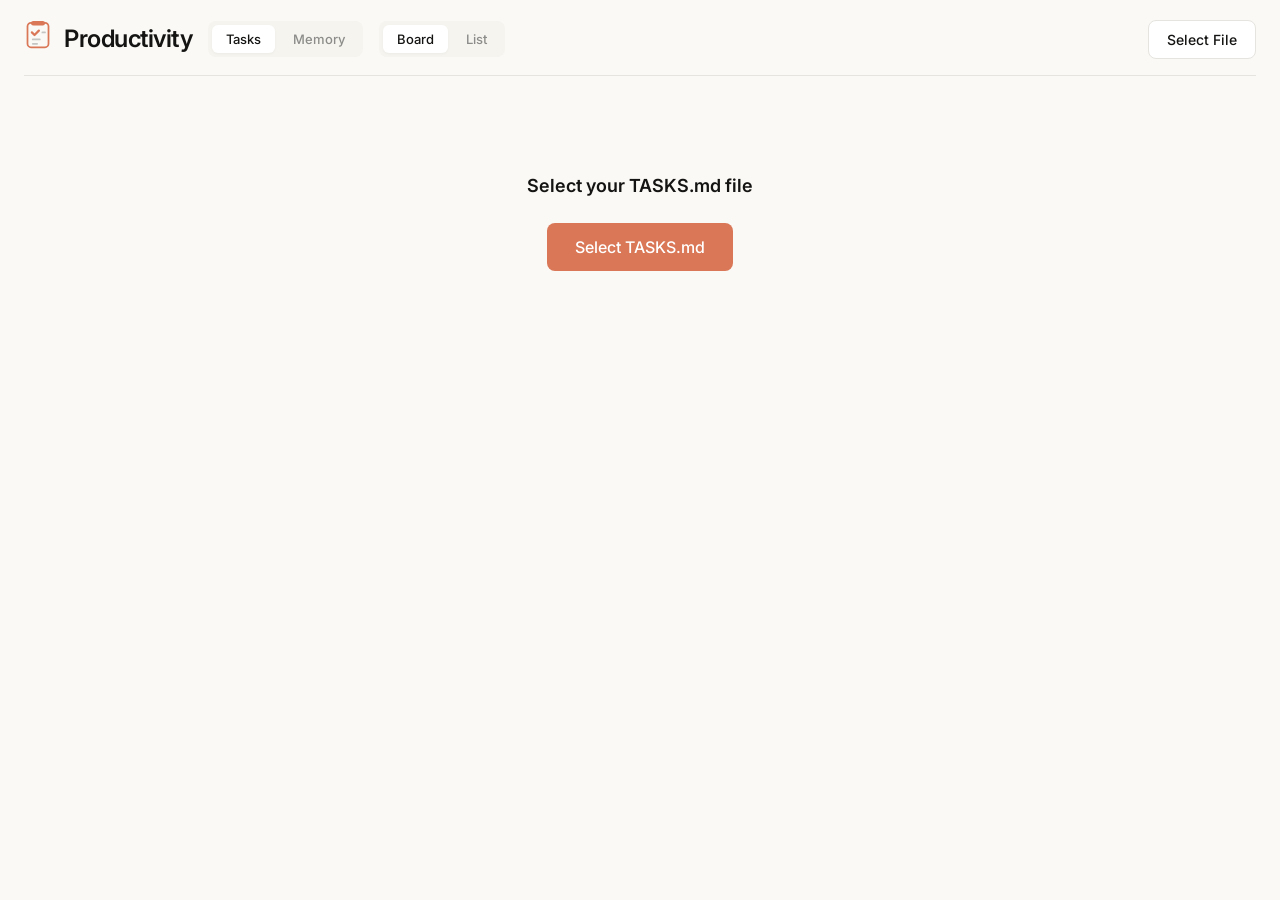
<file: dashboard.html>
<!DOCTYPE html>
<html lang="en">
<head>
  <meta charset="UTF-8">
  <meta name="viewport" content="width=device-width, initial-scale=1.0">
  <title>Productivity</title>
  <link rel="icon" type="image/svg+xml" href="data:image/svg+xml,%3Csvg xmlns='http://www.w3.org/2000/svg' viewBox='0 0 32 32'%3E%3Crect x='4' y='2' width='24' height='28' rx='4' fill='%23faf9f5' stroke='%23D97757' stroke-width='2'/%3E%3Crect x='8' y='0' width='16' height='5' rx='2.5' fill='%23D97757'/%3E%3Cpath d='M9 13l3 3 5-5' fill='none' stroke='%23D97757' stroke-width='2.5' stroke-linecap='round' stroke-linejoin='round'/%3E%3Crect x='20' y='12' width='5' height='2' rx='1' fill='%23c4c4c2'/%3E%3Crect x='9' y='20' width='10' height='2' rx='1' fill='%23c4c4c2'/%3E%3Crect x='9' y='25' width='7' height='2' rx='1' fill='%23c4c4c2'/%3E%3C/svg%3E">
  <link rel="preconnect" href="https://fonts.googleapis.com">
  <link rel="preconnect" href="https://fonts.gstatic.com" crossorigin>
  <link href="https://fonts.googleapis.com/css2?family=Inter:wght@400;500;600&display=swap" rel="stylesheet">
  <style>
    * { box-sizing: border-box; margin: 0; padding: 0; }

    :root {
      --bg-primary: #faf9f5;
      --bg-secondary: #F5F4EF;
      --bg-card: #ffffff;
      --text-primary: #141413;
      --text-secondary: #5c5c5a;
      --text-muted: #8c8c8a;
      --accent: #D97757;
      --accent-hover: #c4684a;
      --border: #e5e4df;
      --border-light: #eeeee9;
      --shadow: rgba(20, 20, 19, 0.04);
      --shadow-hover: rgba(20, 20, 19, 0.08);
    }

    body {
      font-family: 'Inter', -apple-system, BlinkMacSystemFont, sans-serif;
      background: var(--bg-primary);
      color: var(--text-primary);
      height: 100vh;
      padding: 20px 24px;
      line-height: 1.5;
      overflow: hidden;
      display: flex;
      flex-direction: column;
    }

    header {
      display: flex;
      justify-content: space-between;
      align-items: center;
      margin-bottom: 16px;
      padding-bottom: 16px;
      border-bottom: 1px solid var(--border);
      flex-shrink: 0;
    }

    h1 {
      font-size: 1.5rem;
      font-weight: 600;
      letter-spacing: -0.02em;
    }

    h2 { font-size: 1.1rem; font-weight: 600; margin-bottom: 12px; color: var(--text-secondary); }

    .header-left {
      display: flex;
      align-items: flex-start;
      gap: 0;
    }

    .view-toggle {
      display: flex;
      gap: 4px;
      background: var(--bg-secondary);
      padding: 4px;
      border-radius: 8px;
      margin-left: 16px;
    }

    .view-toggle button {
      background: transparent;
      border: none;
      padding: 6px 14px;
      font-size: 13px;
      color: var(--text-muted);
      border-radius: 6px;
    }

    .view-toggle button:hover {
      color: var(--text-primary);
      background: transparent;
    }

    .view-toggle button.active {
      background: var(--bg-card);
      color: var(--text-primary);
      box-shadow: 0 1px 3px var(--shadow);
    }

    .buttons { display: flex; gap: 12px; }

    button {
      background: var(--bg-card);
      color: var(--text-primary);
      border: 1px solid var(--border);
      padding: 10px 18px;
      border-radius: 8px;
      cursor: pointer;
      font-size: 14px;
      font-weight: 500;
      font-family: inherit;
      transition: all 0.15s ease;
    }

    button:hover {
      background: var(--bg-secondary);
      border-color: var(--text-muted);
    }

    button.primary {
      background: var(--accent);
      color: white;
      border-color: var(--accent);
    }

    button.primary:hover {
      background: var(--accent-hover);
      border-color: var(--accent-hover);
    }

    button:disabled {
      opacity: 0.4;
      cursor: not-allowed;
    }

    /* ===== TASKS STYLES ===== */

    .board {
      display: flex;
      gap: 24px;
      overflow-x: auto;
      overflow-y: hidden;
      padding-bottom: 24px;
      flex: 1;
      min-height: 0;
    }

    .column {
      background: var(--bg-secondary);
      border-radius: 12px;
      min-width: 340px;
      max-width: 340px;
      display: flex;
      flex-direction: column;
      height: 100%;
      max-height: 100%;
    }

    .column-header {
      padding: 16px 18px;
      font-weight: 600;
      font-size: 13px;
      text-transform: uppercase;
      letter-spacing: 0.05em;
      color: var(--text-secondary);
      display: flex;
      justify-content: space-between;
      align-items: center;
      cursor: grab;
    }

    .column-header:active {
      cursor: grabbing;
    }

    .column.dragging-column {
      opacity: 0.5;
    }

    .column-drop-indicator {
      width: 3px;
      background: var(--accent);
      border-radius: 2px;
      margin: 0 -2px;
      min-height: 100px;
    }

    .column-header .count {
      background: var(--bg-card);
      padding: 3px 10px;
      border-radius: 12px;
      font-size: 12px;
      font-weight: 500;
      color: var(--text-muted);
    }

    .cards {
      flex: 1;
      overflow-y: auto;
      padding: 0 12px 12px;
      min-height: 100px;
    }

    .cards.drag-over {
      background: rgba(217, 119, 87, 0.05);
      border-radius: 8px;
    }

    .task-card {
      background: var(--bg-card);
      border: 1px solid var(--border-light);
      border-radius: 10px;
      padding: 14px 16px;
      margin-bottom: 10px;
      cursor: grab;
      transition: all 0.15s ease;
      box-shadow: 0 1px 3px var(--shadow);
      position: relative;
    }

    .task-card:hover {
      box-shadow: 0 4px 12px var(--shadow-hover);
      border-color: var(--border);
    }

    .task-card .add-on-hover {
      display: none;
    }

    .task-card:hover .add-on-hover {
      display: block;
    }

    .task-card .delete-btn {
      display: none;
      position: absolute;
      top: 8px;
      right: 8px;
      background: transparent;
      border: none;
      color: var(--text-muted);
      cursor: pointer;
      padding: 4px 6px;
      font-size: 14px;
      line-height: 1;
      border-radius: 4px;
    }

    .task-card:hover .delete-btn {
      display: block;
    }

    .task-card .delete-btn:hover {
      background: var(--bg-secondary);
      color: var(--accent);
    }

    .task-card.dragging {
      opacity: 0.5;
      transform: rotate(2deg);
    }

    .card-title {
      font-size: 14px;
      font-weight: 500;
      line-height: 1.5;
      color: var(--text-primary);
    }

    .card-note {
      font-size: 13px;
      color: var(--text-muted);
      margin-top: 6px;
      line-height: 1.4;
      overflow-wrap: break-word;
      word-break: break-word;
    }

    .card-subtasks {
      margin-top: 10px;
      padding-top: 10px;
      border-top: 1px solid var(--border-light);
      font-size: 13px;
      color: var(--text-secondary);
    }

    .subtask {
      padding: 3px 0;
      display: flex;
      align-items: flex-start;
      gap: 8px;
    }

    .checkbox {
      width: 18px;
      height: 18px;
      min-width: 18px;
      min-height: 18px;
      flex-shrink: 0;
      border: 2px solid var(--border);
      border-radius: 5px;
      display: inline-flex;
      align-items: center;
      justify-content: center;
      vertical-align: middle;
      cursor: pointer;
      transition: all 0.15s ease;
      background: var(--bg-card);
    }

    .checkbox:hover {
      border-color: var(--accent);
    }

    .checkbox.checked {
      background: var(--accent);
      border-color: var(--accent);
    }

    .checkbox.checked::after {
      content: '';
      width: 5px;
      height: 9px;
      border: solid white;
      border-width: 0 2px 2px 0;
      transform: rotate(45deg);
      margin-bottom: 2px;
    }

    .empty-state {
      text-align: center;
      padding: 80px 40px;
      color: var(--text-muted);
    }

    .empty-state button {
      font-size: 16px;
      padding: 14px 28px;
      background: var(--accent);
      border: none;
      color: white;
    }

    .empty-state button:hover {
      background: var(--accent-hover);
    }

    .status-bar {
      position: fixed;
      bottom: 24px;
      left: 50%;
      transform: translateX(-50%);
      background: var(--text-primary);
      color: var(--bg-primary);
      padding: 12px 24px;
      border-radius: 10px;
      font-size: 13px;
      font-weight: 500;
      opacity: 0;
      transition: opacity 0.2s ease;
      box-shadow: 0 4px 20px rgba(20, 20, 19, 0.15);
      z-index: 200;
    }

    .status-bar.visible { opacity: 1; }

    .add-card {
      padding: 12px;
    }

    .add-card button {
      width: 100%;
      background: transparent;
      border: 2px dashed var(--border);
      color: var(--text-muted);
      font-weight: 500;
    }

    .add-card button:hover {
      border-color: var(--accent);
      color: var(--accent);
      background: transparent;
    }

    .new-task-input {
      width: 100%;
      background: var(--bg-card);
      border: 2px solid var(--accent);
      border-radius: 8px;
      padding: 12px;
      color: var(--text-primary);
      font-size: 14px;
      font-family: inherit;
      resize: none;
    }

    .new-task-input:focus {
      outline: none;
    }

    .new-task-input::placeholder {
      color: var(--text-muted);
    }

    /* Scrollbar styling */
    .cards::-webkit-scrollbar,
    .list-view::-webkit-scrollbar {
      width: 6px;
    }

    .cards::-webkit-scrollbar-track,
    .list-view::-webkit-scrollbar-track {
      background: transparent;
    }

    .cards::-webkit-scrollbar-thumb,
    .list-view::-webkit-scrollbar-thumb {
      background: var(--border);
      border-radius: 3px;
    }

    .cards::-webkit-scrollbar-thumb:hover,
    .list-view::-webkit-scrollbar-thumb:hover {
      background: var(--text-muted);
    }

    /* List View Styles */
    .list-view {
      max-width: 800px;
      margin: 0 auto;
      flex: 1;
      overflow-y: auto;
      overflow-x: hidden;
      min-height: 0;
    }

    .list-section {
      margin-bottom: 28px;
    }

    .list-section.drag-over {
      background: rgba(217, 119, 87, 0.05);
      border-radius: 8px;
      margin: 0 -12px 32px;
      padding: 0 12px;
    }

    .list-section-header {
      font-size: 13px;
      font-weight: 600;
      text-transform: uppercase;
      letter-spacing: 0.05em;
      color: var(--text-secondary);
      padding: 4px 0;
      margin-bottom: 6px;
      display: flex;
      justify-content: space-between;
      align-items: center;
    }

    .list-section-header .section-title {
      cursor: pointer;
    }

    .list-section-header .section-title:hover {
      color: var(--text-primary);
    }

    .list-section-header .count {
      font-size: 12px;
      color: var(--text-muted);
      font-weight: 500;
    }

    .list-item {
      display: flex;
      align-items: flex-start;
      gap: 12px;
      padding: 12px 14px;
      margin-bottom: 6px;
      background: var(--bg-card);
      border: 1px solid var(--border-light);
      cursor: grab;
      position: relative;
      border-radius: 10px;
      transition: all 0.15s ease;
      box-shadow: 0 1px 3px var(--shadow);
    }

    .list-item:active {
      cursor: grabbing;
    }

    .list-item:hover {
      box-shadow: 0 4px 12px var(--shadow-hover);
      border-color: var(--border);
    }

    .list-item.dragging {
      opacity: 0.5;
      background: var(--bg-secondary);
    }

    .list-item .checkbox {
      margin-top: 2px;
      flex-shrink: 0;
    }

    .list-item-content {
      flex: 1;
      min-width: 0;
    }

    .list-item-title {
      font-size: 15px;
      color: var(--text-primary);
      line-height: 1.4;
    }

    .list-item-title.checked {
      color: var(--text-muted);
      text-decoration: line-through;
    }

    .list-item-note {
      font-size: 13px;
      color: var(--text-muted);
      margin-top: 4px;
      cursor: pointer;
    }

    .list-item-note:hover {
      color: var(--text-secondary);
    }

    .list-item-note.add-note {
      font-style: italic;
      display: none;
    }

    .list-item:hover .list-item-note.add-note {
      display: block;
    }

    .list-item-subtasks {
      margin-top: 8px;
      padding-left: 2px;
    }

    .list-item-subtask {
      display: flex;
      align-items: flex-start;
      gap: 8px;
      padding: 3px 0;
      font-size: 13px;
      color: var(--text-secondary);
    }

    .list-item-subtask .checkbox {
      width: 16px;
      height: 16px;
      min-width: 16px;
      min-height: 16px;
      margin-top: 1px;
    }

    .list-item-subtask span {
      cursor: pointer;
    }

    .list-item-subtask span:hover {
      color: var(--text-primary);
    }

    .list-item-add-subtask {
      font-size: 13px;
      color: var(--text-muted);
      font-style: italic;
      cursor: pointer;
      padding: 3px 0;
      padding-left: 24px;
      display: none;
    }

    .list-item:hover .list-item-add-subtask {
      display: block;
    }

    .list-item-add-subtask:hover {
      color: var(--accent);
    }

    .list-item-section {
      font-size: 11px;
      color: var(--text-muted);
      background: var(--bg-secondary);
      padding: 2px 8px;
      border-radius: 4px;
      white-space: nowrap;
    }

    .list-item-actions {
      display: none;
      position: absolute;
      top: 8px;
      right: 8px;
    }

    .list-item:hover .list-item-actions {
      display: flex;
      gap: 4px;
    }

    .list-item-actions button {
      background: transparent;
      border: none;
      color: var(--text-muted);
      cursor: pointer;
      padding: 4px 6px;
      font-size: 14px;
      line-height: 1;
      border-radius: 4px;
    }

    .list-item-actions button:hover {
      background: var(--bg-card);
      color: var(--accent);
    }

    .list-drop-indicator {
      height: 3px;
      background: var(--accent);
      border-radius: 2px;
      margin: 2px -12px;
    }

    .list-add-section {
      margin-top: 16px;
      padding: 16px;
      border: 2px dashed var(--border);
      border-radius: 8px;
      text-align: center;
      cursor: pointer;
      color: var(--text-muted);
      font-size: 14px;
      font-weight: 500;
      transition: all 0.15s ease;
    }

    .list-add-section:hover {
      border-color: var(--accent);
      color: var(--accent);
    }

    .quick-add {
      display: flex;
      align-items: center;
      gap: 12px;
      padding: 12px 0;
    }

    .quick-add-input {
      flex: 1;
      background: transparent;
      border: none;
      font-size: 15px;
      color: var(--text-primary);
      font-family: inherit;
      outline: none;
    }

    .quick-add-input::placeholder {
      color: var(--text-muted);
    }

    .quick-add-section {
      font-size: 12px;
      color: var(--text-muted);
      background: var(--bg-secondary);
      padding: 4px 10px;
      border-radius: 6px;
      cursor: pointer;
      border: 1px solid var(--border);
    }

    .quick-add-section:hover {
      border-color: var(--accent);
    }

    .section-picker {
      position: absolute;
      background: var(--bg-card);
      border: 1px solid var(--border);
      border-radius: 8px;
      box-shadow: 0 4px 20px var(--shadow-hover);
      padding: 4px;
      z-index: 100;
    }

    .section-picker button {
      display: block;
      width: 100%;
      text-align: left;
      padding: 8px 12px;
      font-size: 13px;
      background: transparent;
      border: none;
      border-radius: 6px;
    }

    .section-picker button:hover {
      background: var(--bg-secondary);
    }

    /* ===== MEMORY STYLES ===== */

    .memory-tabs {
      display: flex;
      gap: 4px;
      margin-bottom: 12px;
      flex-wrap: wrap;
      background: var(--bg-secondary);
      padding: 4px;
      border-radius: 8px;
      flex-shrink: 0;
    }

    .memory-tab {
      background: transparent;
      color: var(--text-muted);
      padding: 8px 16px;
      border: none;
      border-radius: 6px;
      cursor: pointer;
      font-size: 13px;
      font-weight: 500;
      transition: all 0.15s ease;
      text-transform: capitalize;
    }

    .memory-tab:hover { color: var(--text-primary); }

    .memory-tab.active {
      color: var(--text-primary);
      background: var(--bg-card);
      box-shadow: 0 1px 3px var(--shadow);
    }

    .memory-tab .count {
      background: var(--bg-secondary);
      padding: 2px 8px;
      border-radius: 10px;
      font-size: 11px;
      margin-left: 6px;
      color: var(--text-muted);
    }

    .memory-tab.active .count {
      background: var(--border-light);
    }

    .memory-grid {
      display: grid;
      grid-template-columns: repeat(auto-fill, minmax(300px, 1fr));
      gap: 16px;
    }

    .memory-flat-table {
      width: 100%;
      border-collapse: collapse;
      font-size: 13px;
    }

    .memory-flat-table th {
      text-align: left;
      padding: 10px 16px;
      font-weight: 500;
      color: var(--text-muted);
      border-bottom: 1px solid var(--border);
      font-size: 12px;
      text-transform: uppercase;
      letter-spacing: 0.03em;
    }

    .memory-flat-table td {
      padding: 9px 16px;
      border-bottom: 1px solid var(--border-light);
      color: var(--text-primary);
      line-height: 1.4;
    }

    .memory-flat-table td:first-child {
      color: var(--text-muted);
      font-weight: 500;
      white-space: nowrap;
      width: 120px;
    }

    .memory-flat-table tr:last-child td {
      border-bottom: none;
    }

    .memory-flat-table tr:hover td {
      background: var(--bg-secondary);
    }

    .memory-card {
      background: var(--bg-card);
      border: 1px solid var(--border-light);
      border-radius: 10px;
      padding: 16px;
      cursor: pointer;
      transition: all 0.15s ease;
      box-shadow: 0 1px 3px var(--shadow);
    }

    .memory-card:hover {
      border-color: var(--accent);
      box-shadow: 0 4px 12px var(--shadow-hover);
    }

    .memory-card-title {
      font-size: 15px;
      font-weight: 600;
      margin-bottom: 8px;
      display: flex;
      align-items: center;
      gap: 8px;
      color: var(--text-primary);
    }

    .memory-card-meta {
      font-size: 13px;
      color: var(--text-muted);
      margin-bottom: 8px;
    }

    .memory-card-preview {
      font-size: 13px;
      color: var(--text-secondary);
      line-height: 1.5;
      overflow: hidden;
      display: -webkit-box;
      -webkit-line-clamp: 4;
      -webkit-box-orient: vertical;
    }

    .memory-card-fields {
      margin-top: 10px;
      font-size: 12px;
    }

    .memory-card-field {
      display: flex;
      gap: 8px;
      margin-bottom: 4px;
    }

    .memory-card-field-label {
      color: var(--text-muted);
      min-width: 80px;
    }

    .memory-card-field-value {
      color: var(--text-secondary);
    }

    .file-card {
      background: var(--bg-card);
      border: 1px solid var(--border-light);
      border-radius: 10px;
      margin-bottom: 16px;
      box-shadow: 0 1px 3px var(--shadow);
    }

    .file-card-header {
      padding: 16px;
      border-bottom: 1px solid var(--border-light);
      display: flex;
      justify-content: space-between;
      align-items: center;
      cursor: pointer;
    }

    .file-card-header:hover {
      background: var(--bg-secondary);
    }

    .file-card-title {
      font-size: 14px;
      font-weight: 600;
      color: var(--text-primary);
    }

    .file-card-content {
      padding: 16px;
      font-size: 13px;
      line-height: 1.6;
      white-space: pre-wrap;
      font-family: ui-monospace, SFMono-Regular, Menlo, Monaco, Consolas, monospace;
      overflow-y: auto;
      display: none;
      color: var(--text-secondary);
    }

    .file-card-content.expanded {
      display: block;
    }

    .stats {
      display: flex;
      gap: 16px;
      margin-bottom: 24px;
      flex-wrap: wrap;
    }

    .stat {
      background: var(--bg-card);
      border: 1px solid var(--border-light);
      border-radius: 10px;
      padding: 16px 24px;
      min-width: 100px;
      box-shadow: 0 1px 3px var(--shadow);
    }

    .stat-value {
      font-size: 28px;
      font-weight: 600;
      color: var(--accent);
    }

    .stat-label {
      font-size: 12px;
      color: var(--text-muted);
      text-transform: capitalize;
      margin-top: 4px;
    }

    .search-box {
      background: var(--bg-card);
      border: 1px solid var(--border);
      border-radius: 8px;
      padding: 10px 16px;
      display: flex;
      align-items: center;
      gap: 10px;
      margin-bottom: 20px;
    }

    .search-box input {
      flex: 1;
      background: transparent;
      border: none;
      color: var(--text-primary);
      font-size: 14px;
      font-family: inherit;
      outline: none;
    }

    .search-box input::placeholder {
      color: var(--text-muted);
    }

    .add-btn {
      background: transparent;
      border: 2px dashed var(--border);
      color: var(--text-muted);
      padding: 40px;
      border-radius: 10px;
      cursor: pointer;
      transition: all 0.15s ease;
      display: flex;
      align-items: center;
      justify-content: center;
      font-size: 14px;
      font-weight: 500;
    }

    .add-btn:hover {
      border-color: var(--accent);
      color: var(--accent);
    }

    .markdown-content {
      line-height: 1.6;
      color: var(--text-secondary);
    }

    .markdown-content h1 { font-size: 1.4em; margin: 16px 0 8px; color: var(--text-primary); }
    .markdown-content h2 { font-size: 1.2em; margin: 14px 0 6px; color: var(--text-primary); }
    .markdown-content h3 { font-size: 1.1em; margin: 12px 0 4px; color: var(--text-secondary); }
    .markdown-content p { margin: 8px 0; }
    .markdown-content ul, .markdown-content ol { margin: 8px 0 8px 20px; }
    .markdown-content li { margin: 4px 0; }
    .markdown-content code {
      background: var(--bg-secondary);
      padding: 2px 6px;
      border-radius: 4px;
      font-family: ui-monospace, SFMono-Regular, Menlo, Monaco, Consolas, monospace;
      color: var(--text-primary);
    }
    .markdown-content pre {
      background: var(--bg-secondary);
      padding: 12px;
      border-radius: 8px;
      overflow-x: auto;
      margin: 8px 0;
      border: 1px solid var(--border-light);
    }
    .markdown-content table {
      width: 100%;
      border-collapse: collapse;
      margin: 8px 0;
      font-size: 13px;
    }
    .markdown-content th, .markdown-content td {
      padding: 12px 16px;
      text-align: left;
      border-bottom: 1px solid var(--border-light);
    }
    .markdown-content th {
      background: var(--bg-secondary);
      font-weight: 600;
      font-size: 12px;
      text-transform: uppercase;
      letter-spacing: 0.05em;
      color: var(--text-secondary);
    }

    /* Modal */
    .modal-overlay {
      display: none;
      position: fixed;
      top: 0;
      left: 0;
      right: 0;
      bottom: 0;
      background: rgba(20, 20, 19, 0.5);
      z-index: 100;
      align-items: center;
      justify-content: center;
    }

    .modal-overlay.visible {
      display: flex;
    }

    .modal {
      background: var(--bg-card);
      border-radius: 12px;
      width: 90%;
      max-width: 800px;
      max-height: 85vh;
      overflow: hidden;
      display: flex;
      flex-direction: column;
      box-shadow: 0 20px 60px rgba(20, 20, 19, 0.2);
    }

    .modal-header {
      padding: 20px;
      border-bottom: 1px solid var(--border);
      display: flex;
      justify-content: space-between;
      align-items: center;
    }

    .modal-header h3 {
      font-size: 18px;
      font-weight: 600;
      color: var(--text-primary);
    }

    .modal-close {
      background: transparent;
      border: none;
      color: var(--text-muted);
      font-size: 24px;
      cursor: pointer;
      padding: 0;
      line-height: 1;
    }

    .modal-close:hover { color: var(--text-primary); }

    .modal-body {
      padding: 20px;
      overflow-y: auto;
      flex: 1;
    }

    .modal-footer {
      padding: 16px 20px;
      border-top: 1px solid var(--border);
      display: flex;
      justify-content: flex-end;
      gap: 10px;
    }

    .form-group {
      margin-bottom: 16px;
    }

    .form-group label {
      display: block;
      font-size: 12px;
      font-weight: 600;
      color: var(--text-secondary);
      text-transform: uppercase;
      letter-spacing: 0.05em;
      margin-bottom: 6px;
    }

    .form-group textarea {
      width: 100%;
      background: var(--bg-secondary);
      border: 1px solid var(--border);
      border-radius: 8px;
      padding: 12px;
      color: var(--text-primary);
      font-size: 13px;
      font-family: ui-monospace, SFMono-Regular, Menlo, Monaco, Consolas, monospace;
      line-height: 1.5;
      min-height: 300px;
      resize: vertical;
    }

    .form-group textarea:focus {
      outline: none;
      border-color: var(--accent);
    }

    /* Tab panel containers */
    .tab-panel {
      display: none;
      flex: 1;
      min-height: 0;
      flex-direction: column;
    }

    .tab-panel.active {
      display: flex;
    }

    /* Memory panel scrollable area */
    .memory-content-area {
      flex: 1;
      overflow-y: auto;
      min-height: 0;
    }

    .memory-content-area::-webkit-scrollbar {
      width: 6px;
    }

    .memory-content-area::-webkit-scrollbar-track {
      background: transparent;
    }

    .memory-content-area::-webkit-scrollbar-thumb {
      background: var(--border);
      border-radius: 3px;
    }

    .memory-content-area::-webkit-scrollbar-thumb:hover {
      background: var(--text-muted);
    }

    .file-card-content::-webkit-scrollbar,
    .modal-body::-webkit-scrollbar {
      width: 6px;
    }

    .file-card-content::-webkit-scrollbar-track,
    .modal-body::-webkit-scrollbar-track {
      background: transparent;
    }

    .file-card-content::-webkit-scrollbar-thumb,
    .modal-body::-webkit-scrollbar-thumb {
      background: var(--border);
      border-radius: 3px;
    }

    .file-card-content::-webkit-scrollbar-thumb:hover,
    .modal-body::-webkit-scrollbar-thumb:hover {
      background: var(--text-muted);
    }

    /* File path display */
    .file-path {
      font-size: 13px;
      color: var(--text-muted);
      margin-top: 2px;
    }
  </style>
</head>
<body>
  <header>
    <div class="header-left">
      <svg width="28" height="28" viewBox="0 0 32 32" style="margin-right: 12px; flex-shrink: 0;">
        <rect x="4" y="2" width="24" height="28" rx="4" fill="#faf9f5" stroke="#D97757" stroke-width="2"/>
        <rect x="8" y="0" width="16" height="5" rx="2.5" fill="#D97757"/>
        <path d="M9 13l3 3 5-5" fill="none" stroke="#D97757" stroke-width="2.5" stroke-linecap="round" stroke-linejoin="round"/>
        <rect x="20" y="12" width="5" height="2" rx="1" fill="#c4c4c2"/>
        <rect x="9" y="20" width="10" height="2" rx="1" fill="#c4c4c2"/>
        <rect x="9" y="25" width="7" height="2" rx="1" fill="#c4c4c2"/>
      </svg>
      <div>
        <h1>Productivity</h1>
        <div id="filePath" class="file-path"></div>
      </div>
      <div class="view-toggle" id="mainTabToggle">
        <button id="tasksTabBtn" class="active">Tasks</button>
        <button id="memoryTabBtn">Memory</button>
      </div>
      <div class="view-toggle" id="taskViewToggle">
        <button id="boardViewBtn" class="active">Board</button>
        <button id="listViewBtn">List</button>
      </div>
    </div>
    <div class="buttons">
      <button id="openTaskBtn">Select File</button>
      <button id="openMemoryBtn" style="display: none;">Open Folder</button>
      <button id="saveBtn" class="primary" disabled style="display: none;">Save</button>
    </div>
  </header>

  <!-- TASKS TAB PANEL -->
  <div class="tab-panel active" id="tasksPanel">
    <div class="list-view" id="listView" style="display: none;"></div>
    <div class="board" id="board">
      <div class="empty-state" id="boardEmptyState" style="width: 100%;">
        <p style="margin-bottom: 24px; font-size: 18px; font-weight: 600; color: var(--text-primary);">Select your TASKS.md file</p>
        <button id="openBtnLarge">Select TASKS.md</button>
      </div>
    </div>
  </div>

  <!-- MEMORY TAB PANEL -->
  <div class="tab-panel" id="memoryPanel">
    <div id="memoryEmptyState" class="empty-state">
      <p style="margin-bottom: 24px; font-size: 18px; font-weight: 600; color: var(--text-primary);">Select your project folder</p>
      <button id="openMemoryBtnLarge">Select Folder</button>
    </div>
    <div id="memoryMainContent" style="display: none; flex-direction: column; min-height: 0; flex: 1;">
      <div class="memory-tabs" id="memoryTabsContainer"></div>
      <div class="memory-content-area">
        <div id="memoryContentContainer"></div>
      </div>
    </div>
  </div>

  <!-- MODAL (shared for memory) -->
  <div class="modal-overlay" id="modalOverlay">
    <div class="modal">
      <div class="modal-header">
        <h3 id="modalTitle">Edit</h3>
        <button class="modal-close" id="modalClose">&times;</button>
      </div>
      <div class="modal-body" id="modalBody"></div>
      <div class="modal-footer">
        <button id="modalCancel">Cancel</button>
        <button id="modalSave" class="primary">Save</button>
      </div>
    </div>
  </div>

  <div class="status-bar" id="status"></div>

  <script>
    // ===== SHARED STATE =====
    let activeMainTab = 'tasks'; // 'tasks' or 'memory'

    const statusEl = document.getElementById('status');
    const filePathEl = document.getElementById('filePath');

    function showStatus(msg) {
      statusEl.textContent = msg;
      statusEl.classList.add('visible');
      setTimeout(() => statusEl.classList.remove('visible'), 2000);
    }

    // ===== MAIN TAB SWITCHING =====
    const tasksTabBtn = document.getElementById('tasksTabBtn');
    const memoryTabBtn = document.getElementById('memoryTabBtn');
    const tasksPanel = document.getElementById('tasksPanel');
    const memoryPanel = document.getElementById('memoryPanel');
    const taskViewToggle = document.getElementById('taskViewToggle');
    const openTaskBtn = document.getElementById('openTaskBtn');
    const openMemoryBtn = document.getElementById('openMemoryBtn');
    const saveBtn = document.getElementById('saveBtn');

    function switchMainTab(tab) {
      activeMainTab = tab;

      tasksTabBtn.classList.toggle('active', tab === 'tasks');
      memoryTabBtn.classList.toggle('active', tab === 'memory');

      tasksPanel.classList.toggle('active', tab === 'tasks');
      memoryPanel.classList.toggle('active', tab === 'memory');

      // Show/hide view toggle for tasks
      taskViewToggle.style.display = tab === 'tasks' ? 'flex' : 'none';

      // Show/hide appropriate buttons
      openTaskBtn.style.display = tab === 'tasks' ? 'inline-flex' : 'none';
      openMemoryBtn.style.display = tab === 'memory' ? 'inline-flex' : 'none';
      saveBtn.style.display = tab === 'tasks' ? 'inline-flex' : 'none';

      // Update file path display
      if (tab === 'tasks') {
        filePathEl.textContent = taskFileHandle ? taskFileName : '';
      } else {
        filePathEl.textContent = memoryDirHandle ? memoryDirHandle.name : '';
      }
    }

    tasksTabBtn.addEventListener('click', () => switchMainTab('tasks'));
    memoryTabBtn.addEventListener('click', () => switchMainTab('memory'));

    // ============================================================
    // ===== TASKS FUNCTIONALITY =====
    // ============================================================

    let taskFileHandle = null;
    let taskFileName = '';
    let sections = [];
    let tasks = {};
    let hasChanges = false;
    let currentView = 'board';
    let quickAddSection = null;

    const board = document.getElementById('board');
    const listView = document.getElementById('listView');
    const listViewBtn = document.getElementById('listViewBtn');
    const boardViewBtn = document.getElementById('boardViewBtn');

    function taskSectionId(name) {
      return name.toLowerCase().replace(/[^a-z0-9]+/g, '-').replace(/^-|-$/g, '');
    }

    function parseTaskMarkdown(content) {
      const resultSections = [];
      const resultTasks = {};
      let currentSection = null;
      let currentSectionId = null;

      const lines = content.split('\n');
      let currentTask = null;

      for (const line of lines) {
        const headerMatch = line.match(/^## \*{0,2}(.+?)\*{0,2}$/);
        if (headerMatch) {
          if (currentTask && currentSectionId) {
            resultTasks[currentSectionId].push(currentTask);
            currentTask = null;
          }

          const sectionName = headerMatch[1].trim();
          currentSectionId = taskSectionId(sectionName);
          currentSection = sectionName;

          if (!resultTasks[currentSectionId]) {
            resultSections.push({ id: currentSectionId, name: sectionName });
            resultTasks[currentSectionId] = [];
          }
        } else if (currentSectionId && line.match(/^- \[[ xX]\]/)) {
          if (currentTask) {
            resultTasks[currentSectionId].push(currentTask);
          }
          const checked = line.match(/\[[xX]\]/) !== null;
          let text = line.replace(/^- \[[ xX]\]\s*/, '');
          let title = text;
          let note = '';

          const boldMatch = text.match(/^\*\*(.+?)\*\*(.*)$/);
          if (boldMatch) {
            title = boldMatch[1];
            note = boldMatch[2].replace(/^\s*-\s*/, '').trim();
          }

          currentTask = {
            id: Date.now() + Math.random(),
            title,
            note,
            checked,
            subtasks: [],
            section: currentSectionId
          };
        } else if (currentTask && line.match(/^\s+- \[[ xX]\]/)) {
          const checked = line.match(/\[[xX]\]/) !== null;
          const text = line.replace(/^\s+- \[[ xX]\]\s*/, '');
          currentTask.subtasks.push({ text, checked });
        }
      }

      if (currentTask && currentSectionId) {
        resultTasks[currentSectionId].push(currentTask);
      }

      return { sections: resultSections, tasks: resultTasks };
    }

    function toMarkdown() {
      let md = '# Tasks\n';

      sections.forEach((section, idx) => {
        md += `\n## ${section.name}\n`;
        const sectionTasks = tasks[section.id] || [];
        sectionTasks.forEach(t => {
          const checkbox = t.checked ? '[x]' : '[ ]';
          const note = t.note ? ` - ${t.note}` : '';
          md += `- ${checkbox} **${t.title}**${note}\n`;
          t.subtasks.forEach(st => {
            const stCheckbox = st.checked ? '[x]' : '[ ]';
            md += `  - ${stCheckbox} ${st.text}\n`;
          });
        });
      });

      return md.trimEnd() + '\n';
    }

    function createCard(task) {
      const card = document.createElement('div');
      card.className = 'task-card';
      card.draggable = true;
      card.dataset.id = task.id;

      let html = `
        <div style="display: flex; align-items: flex-start; gap: 12px;">
          <button class="delete-btn" data-action="delete" title="Delete task">&times;</button>
          <span class="checkbox ${task.checked ? 'checked' : ''}" data-action="toggle"></span>
          <div class="card-title" data-action="edit-title">${escapeHtml(task.title)}</div>
        </div>
      `;

      if (task.note) {
        html += `<div class="card-note" data-action="edit-note" style="cursor: pointer; margin-left: 30px;">${escapeHtml(task.note)}</div>`;
      } else {
        html += `<div class="card-note add-on-hover" data-action="edit-note" style="cursor: pointer; margin-left: 30px; font-style: italic;">+ Add note</div>`;
      }

      if (task.subtasks.length > 0) {
        html += '<div class="card-subtasks" style="margin-left: 30px;">';
        task.subtasks.forEach((st, idx) => {
          html += `<div class="subtask">
            <span class="checkbox ${st.checked ? 'checked' : ''}" data-action="toggle-sub" data-idx="${idx}" style="width: 16px; height: 16px; min-width: 16px; min-height: 16px;"></span>
            <span data-action="edit-subtask" data-idx="${idx}" style="cursor: pointer;">${escapeHtml(st.text)}</span>
          </div>`;
        });
        html += `<div class="subtask add-on-hover" data-action="add-subtask" style="color: var(--text-muted); cursor: pointer; font-style: italic; padding-left: 24px;">+ Add subtask</div>`;
        html += '</div>';
      } else {
        html += `<div class="card-subtasks add-on-hover" style="margin-left: 30px;">
          <div class="subtask" data-action="add-subtask" style="color: var(--text-muted); cursor: pointer; font-style: italic;">+ Add subtask</div>
        </div>`;
      }

      card.innerHTML = html;

      card.addEventListener('dragstart', (e) => {
        card.classList.add('dragging');
        e.dataTransfer.setData('text/plain', task.id);
      });

      card.addEventListener('dragend', () => {
        card.classList.remove('dragging');
      });

      card.addEventListener('click', (e) => {
        const action = e.target.dataset.action;
        if (action === 'toggle') {
          task.checked = !task.checked;
          markChanged();
          renderTasks();
        } else if (action === 'toggle-sub') {
          const idx = parseInt(e.target.dataset.idx);
          task.subtasks[idx].checked = !task.subtasks[idx].checked;
          markChanged();
          renderTasks();
        } else if (action === 'edit-title') {
          startEditingTitle(e.target, task);
        } else if (action === 'edit-note') {
          startEditingNote(e.target, task);
        } else if (action === 'edit-subtask') {
          const idx = parseInt(e.target.dataset.idx);
          startEditingSubtask(e.target, task, idx);
        } else if (action === 'add-subtask') {
          startAddingSubtask(e.target, task);
        } else if (action === 'delete') {
          deleteTask(task);
        }
      });

      return card;
    }

    function startEditingTitle(titleEl, task) {
      const input = document.createElement('input');
      input.type = 'text';
      input.value = task.title;
      input.style.cssText = 'width: 100%; background: var(--bg-card); border: 2px solid var(--accent); border-radius: 6px; padding: 6px 10px; color: var(--text-primary); font-size: 14px; font-family: inherit; outline: none;';

      titleEl.replaceWith(input);
      input.focus();
      input.select();

      let saved = false;
      const saveEdit = () => {
        if (saved) return;
        saved = true;
        const newTitle = input.value.trim();
        if (newTitle && newTitle !== task.title) {
          task.title = newTitle;
          markChanged();
        }
        renderTasks();
      };

      input.addEventListener('keydown', (e) => {
        if (e.key === 'Enter') { e.preventDefault(); saveEdit(); }
        else if (e.key === 'Escape') { saved = true; renderTasks(); }
      });
      input.addEventListener('blur', saveEdit);
    }

    function startEditingNote(noteEl, task) {
      const input = document.createElement('input');
      input.type = 'text';
      input.value = task.note || '';
      input.placeholder = 'Add a note...';
      input.style.cssText = 'width: 100%; background: var(--bg-card); border: 2px solid var(--accent); border-radius: 6px; padding: 4px 8px; color: var(--text-primary); font-size: 13px; font-family: inherit; outline: none;';

      noteEl.replaceWith(input);
      input.focus();

      let saved = false;
      const saveEdit = () => {
        if (saved) return;
        saved = true;
        task.note = input.value.trim();
        markChanged();
        renderTasks();
      };

      input.addEventListener('keydown', (e) => {
        if (e.key === 'Enter') { e.preventDefault(); saveEdit(); }
        else if (e.key === 'Escape') { saved = true; renderTasks(); }
      });
      input.addEventListener('blur', saveEdit);
    }

    function startEditingSubtask(subtaskEl, task, idx) {
      const input = document.createElement('input');
      input.type = 'text';
      input.value = task.subtasks[idx].text;
      input.style.cssText = 'width: calc(100% - 30px); background: var(--bg-card); border: 2px solid var(--accent); border-radius: 4px; padding: 2px 6px; color: var(--text-primary); font-size: 13px; font-family: inherit; outline: none;';

      subtaskEl.replaceWith(input);
      input.focus();
      input.select();

      let saved = false;
      const saveEdit = () => {
        if (saved) return;
        saved = true;
        const newText = input.value.trim();
        if (newText) { task.subtasks[idx].text = newText; }
        else { task.subtasks.splice(idx, 1); }
        markChanged();
        renderTasks();
      };

      input.addEventListener('keydown', (e) => {
        if (e.key === 'Enter') { e.preventDefault(); saveEdit(); }
        else if (e.key === 'Escape') { saved = true; renderTasks(); }
      });
      input.addEventListener('blur', saveEdit);
    }

    function startAddingSubtask(el, task) {
      const input = document.createElement('input');
      input.type = 'text';
      input.placeholder = 'New subtask...';
      input.style.cssText = 'width: calc(100% - 10px); background: var(--bg-card); border: 2px solid var(--accent); border-radius: 4px; padding: 2px 6px; color: var(--text-primary); font-size: 13px; font-family: inherit; outline: none;';

      el.replaceWith(input);
      input.focus();

      let saved = false;
      const saveEdit = () => {
        if (saved) return;
        saved = true;
        const text = input.value.trim();
        if (text) { task.subtasks.push({ text, checked: false }); markChanged(); }
        renderTasks();
      };

      input.addEventListener('keydown', (e) => {
        if (e.key === 'Enter') { e.preventDefault(); saveEdit(); }
        else if (e.key === 'Escape') { saved = true; renderTasks(); }
      });
      input.addEventListener('blur', saveEdit);
    }

    function startEditingColumnTitle(titleEl, colId) {
      const section = sections.find(s => s.id === colId);
      if (!section) return;

      const input = document.createElement('input');
      input.type = 'text';
      input.value = section.name;
      input.style.cssText = 'width: 180px; background: var(--bg-card); border: 2px solid var(--accent); border-radius: 6px; padding: 4px 10px; color: var(--text-primary); font-size: 13px; font-weight: 600; text-transform: uppercase; letter-spacing: 0.05em; font-family: inherit; outline: none;';

      titleEl.replaceWith(input);
      input.focus();
      input.select();

      let saved = false;
      const saveEdit = () => {
        if (saved) return;
        saved = true;
        const newName = input.value.trim();
        if (newName && newName !== section.name) {
          const oldId = section.id;
          section.name = newName;
          const newId = taskSectionId(newName);
          if (newId !== oldId) {
            tasks[newId] = tasks[oldId] || [];
            delete tasks[oldId];
            tasks[newId].forEach(t => t.section = newId);
            section.id = newId;
          }
          markChanged();
        }
        renderTasks();
      };

      input.addEventListener('keydown', (e) => {
        if (e.key === 'Enter') { e.preventDefault(); saveEdit(); }
        else if (e.key === 'Escape') { saved = true; renderTasks(); }
      });
      input.addEventListener('blur', saveEdit);
    }

    function createColumn(id, title, items) {
      const col = document.createElement('div');
      col.className = 'column';
      col.innerHTML = `
        <div class="column-header">
          <span class="column-title" data-section-id="${id}" style="cursor: pointer;">${escapeHtml(title)}</span>
          <span class="count">${items.length}</span>
        </div>
        <div class="cards" data-column="${id}"></div>
        <div class="add-card">
          <button data-add="${id}">+ Add task</button>
        </div>
      `;

      col.querySelector('.column-title').addEventListener('click', (e) => {
        if (!col.dragging) { startEditingColumnTitle(e.target, id); }
      });

      const header = col.querySelector('.column-header');
      header.draggable = true;

      header.addEventListener('dragstart', (e) => {
        e.stopPropagation();
        col.classList.add('dragging-column');
        e.dataTransfer.setData('text/column', id);
        e.dataTransfer.effectAllowed = 'move';
      });

      header.addEventListener('dragend', () => {
        col.classList.remove('dragging-column');
        board.querySelectorAll('.column-drop-indicator').forEach(el => el.remove());
      });

      col.addEventListener('dragover', (e) => {
        if (e.dataTransfer.types.includes('text/column')) {
          e.preventDefault();
          e.stopPropagation();
          board.querySelectorAll('.column-drop-indicator').forEach(el => el.remove());
          const indicator = document.createElement('div');
          indicator.className = 'column-drop-indicator';
          const rect = col.getBoundingClientRect();
          if (e.clientX < rect.left + rect.width / 2) { col.before(indicator); }
          else { col.after(indicator); }
        }
      });

      col.addEventListener('drop', (e) => {
        if (e.dataTransfer.types.includes('text/column')) {
          e.preventDefault();
          e.stopPropagation();
          const fromId = e.dataTransfer.getData('text/column');
          const toId = id;
          if (fromId !== toId) {
            const rect = col.getBoundingClientRect();
            const insertBefore = e.clientX < rect.left + rect.width / 2;
            moveSection(fromId, toId, insertBefore);
          }
          board.querySelectorAll('.column-drop-indicator').forEach(el => el.remove());
        }
      });

      const cardsContainer = col.querySelector('.cards');
      items.forEach(task => { cardsContainer.appendChild(createCard(task)); });

      const getDropPosition = (e) => {
        const allCards = [...cardsContainer.querySelectorAll('.task-card')];
        const visibleCards = allCards.filter(c => !c.classList.contains('dragging'));
        let insertBeforeCard = null;
        let dropIndex = visibleCards.length;
        for (let i = 0; i < visibleCards.length; i++) {
          const rect = visibleCards[i].getBoundingClientRect();
          if (e.clientY < rect.top + rect.height / 2) {
            insertBeforeCard = visibleCards[i];
            dropIndex = i;
            break;
          }
        }
        return { insertBeforeCard, dropIndex };
      };

      const showDropIndicator = (e) => {
        col.querySelectorAll('.drop-indicator').forEach(el => el.remove());
        const { insertBeforeCard } = getDropPosition(e);
        const indicator = document.createElement('div');
        indicator.className = 'drop-indicator';
        indicator.style.cssText = 'height: 3px; background: var(--accent); border-radius: 2px; margin: 5px 0;';
        if (insertBeforeCard) { cardsContainer.insertBefore(indicator, insertBeforeCard); }
        else { cardsContainer.appendChild(indicator); }
      };

      col.addEventListener('dragover', (e) => {
        e.preventDefault();
        cardsContainer.classList.add('drag-over');
        showDropIndicator(e);
      });

      col.addEventListener('dragleave', (e) => {
        if (!col.contains(e.relatedTarget)) {
          cardsContainer.classList.remove('drag-over');
          col.querySelectorAll('.drop-indicator').forEach(el => el.remove());
        }
      });

      col.addEventListener('drop', (e) => {
        e.preventDefault();
        cardsContainer.classList.remove('drag-over');
        col.querySelectorAll('.drop-indicator').forEach(el => el.remove());
        const taskId = parseFloat(e.dataTransfer.getData('text/plain'));
        const { dropIndex } = getDropPosition(e);
        moveTask(taskId, id, dropIndex);
      });

      col.querySelector(`[data-add="${id}"]`).addEventListener('click', () => {
        addNewTask(id, col.querySelector('.cards'));
      });

      return col;
    }

    function addNewTask(sectionId, container) {
      const existing = container.querySelector('.new-task-input');
      if (existing) return;

      const input = document.createElement('textarea');
      input.className = 'new-task-input';
      input.placeholder = 'What needs to be done?';
      input.rows = 2;
      container.appendChild(input);
      input.focus();

      input.addEventListener('keydown', (e) => {
        if (e.key === 'Enter' && !e.shiftKey) {
          e.preventDefault();
          const title = input.value.trim();
          if (title) {
            if (!tasks[sectionId]) tasks[sectionId] = [];
            tasks[sectionId].push({
              id: Date.now() + Math.random(),
              title,
              note: '',
              checked: false,
              subtasks: [],
              section: sectionId
            });
            markChanged();
            renderTasks();
          } else { input.remove(); }
        } else if (e.key === 'Escape') { input.remove(); }
      });

      input.addEventListener('blur', () => { setTimeout(() => input.remove(), 100); });
    }

    function moveSection(fromId, toId, insertBefore) {
      const fromIdx = sections.findIndex(s => s.id === fromId);
      const toIdx = sections.findIndex(s => s.id === toId);
      if (fromIdx === -1 || toIdx === -1) return;
      const [section] = sections.splice(fromIdx, 1);
      let newIdx = sections.findIndex(s => s.id === toId);
      if (!insertBefore) newIdx++;
      sections.splice(newIdx, 0, section);
      markChanged();
      renderTasks();
    }

    function moveTask(taskId, toSectionId, dropIndex = -1) {
      let task = null;
      for (const section of sections) {
        const sectionTasks = tasks[section.id] || [];
        const idx = sectionTasks.findIndex(t => t.id === taskId);
        if (idx !== -1) {
          task = sectionTasks.splice(idx, 1)[0];
          break;
        }
      }
      if (!task) return;
      task.section = toSectionId;
      if (!tasks[toSectionId]) tasks[toSectionId] = [];
      if (dropIndex >= 0 && dropIndex <= tasks[toSectionId].length) {
        tasks[toSectionId].splice(dropIndex, 0, task);
      } else {
        tasks[toSectionId].push(task);
      }
      markChanged();
      renderTasks();
    }

    function deleteTask(task) {
      if (!confirm(`Delete "${task.title}"?`)) return;
      for (const section of sections) {
        const sectionTasks = tasks[section.id] || [];
        const idx = sectionTasks.findIndex(t => t.id === task.id);
        if (idx !== -1) { sectionTasks.splice(idx, 1); break; }
      }
      markChanged();
      renderTasks();
    }

    let saveTimeout = null;
    let lastModified = 0;
    let watchInterval = null;
    let isSaving = false;

    function markChanged() {
      hasChanges = true;
      saveBtn.disabled = false;
      if (saveTimeout) clearTimeout(saveTimeout);
      saveTimeout = setTimeout(autoSave, 500);
    }

    async function autoSave() {
      if (!taskFileHandle || !hasChanges || isSaving) return;
      isSaving = true;
      try {
        const writable = await taskFileHandle.createWritable();
        const content = toMarkdown();
        await writable.write(content);
        await writable.close();
        const file = await taskFileHandle.getFile();
        lastModified = file.lastModified;
        hasChanges = false;
        saveBtn.disabled = true;
        showStatus('Saved');
      } catch (e) {
        showStatus('Save failed: ' + e.message);
      }
      isSaving = false;
    }

    async function checkForExternalChanges() {
      if (!taskFileHandle || hasChanges || isSaving) return;
      try {
        const file = await taskFileHandle.getFile();
        if (file.lastModified > lastModified) {
          lastModified = file.lastModified;
          const content = await file.text();
          const result = parseTaskMarkdown(content);
          sections = result.sections;
          tasks = result.tasks;
          renderTasks();
          showStatus('Reloaded');
        }
      } catch (e) { console.log('Watch error:', e); }
    }

    function startWatching() {
      if (watchInterval) clearInterval(watchInterval);
      watchInterval = setInterval(checkForExternalChanges, 1000);
    }

    function stopWatching() {
      if (watchInterval) { clearInterval(watchInterval); watchInterval = null; }
    }

    function renderTasks() {
      if (currentView === 'board') { renderBoard(); }
      else { renderList(); }
    }

    function renderBoard() {
      board.innerHTML = '';
      sections.forEach(section => {
        const sectionTasks = tasks[section.id] || [];
        board.appendChild(createColumn(section.id, section.name, sectionTasks));
      });

      const addSectionBtn = document.createElement('div');
      addSectionBtn.className = 'column';
      addSectionBtn.style.cssText = 'background: transparent; border: 2px dashed var(--border); display: flex; align-items: center; justify-content: center; cursor: pointer; min-height: 120px;';
      addSectionBtn.innerHTML = '<span style="color: var(--text-muted); font-size: 14px; font-weight: 500;">+ Add Section</span>';
      addSectionBtn.addEventListener('click', () => startAddingSection(addSectionBtn));
      board.appendChild(addSectionBtn);
    }

    function renderList() {
      listView.innerHTML = '';

      if (!quickAddSection && sections.length > 0) {
        quickAddSection = sections[0].id;
      }

      // Quick add at top
      const quickAdd = document.createElement('div');
      quickAdd.className = 'quick-add';
      quickAdd.style.cssText = 'border-bottom: 2px solid var(--border); margin-bottom: 24px; padding-bottom: 16px;';

      const sectionName = sections.find(s => s.id === quickAddSection)?.name || 'Select section';
      quickAdd.innerHTML = `
        <span class="checkbox" style="opacity: 0.3;"></span>
        <input type="text" class="quick-add-input" placeholder="Add a task..." id="quickAddInput">
        <span class="quick-add-section" id="quickAddSectionBtn">${escapeHtml(sectionName)}</span>
      `;
      listView.appendChild(quickAdd);

      const quickInput = document.getElementById('quickAddInput');
      const sectionBtn = document.getElementById('quickAddSectionBtn');

      quickInput.addEventListener('keydown', (e) => {
        if (e.key === 'Enter' && quickInput.value.trim()) {
          const title = quickInput.value.trim();
          if (!tasks[quickAddSection]) tasks[quickAddSection] = [];
          tasks[quickAddSection].unshift({
            id: Date.now() + Math.random(),
            title,
            note: '',
            checked: false,
            subtasks: [],
            section: quickAddSection
          });
          quickInput.value = '';
          markChanged();
          renderTasks();
          setTimeout(() => document.getElementById('quickAddInput')?.focus(), 10);
        }
      });

      sectionBtn.addEventListener('click', (e) => { showSectionPicker(e.target); });

      // Render each section
      sections.forEach(section => {
        const sectionTasks = tasks[section.id] || [];
        const sectionEl = document.createElement('div');
        sectionEl.className = 'list-section';
        sectionEl.dataset.sectionId = section.id;

        const header = document.createElement('div');
        header.className = 'list-section-header';
        header.innerHTML = `
          <span class="section-title" data-section-id="${section.id}">${escapeHtml(section.name)}</span>
          <span class="count">${sectionTasks.length}</span>
        `;

        header.querySelector('.section-title').addEventListener('click', (e) => {
          startEditingListSectionTitle(e.target, section);
        });

        sectionEl.appendChild(header);

        const tasksContainer = document.createElement('div');
        tasksContainer.className = 'list-tasks-container';
        tasksContainer.dataset.sectionId = section.id;

        sectionTasks.forEach(task => {
          tasksContainer.appendChild(createListItem(task, section));
        });

        sectionEl.appendChild(tasksContainer);

        // Drag-and-drop handlers for section
        const getDropPosition = (e, container) => {
          const items = [...container.querySelectorAll('.list-item:not(.dragging)')];
          let insertBeforeEl = null;
          let dropIndex = items.length;
          for (let i = 0; i < items.length; i++) {
            const rect = items[i].getBoundingClientRect();
            if (e.clientY < rect.top + rect.height / 2) {
              insertBeforeEl = items[i];
              dropIndex = i;
              break;
            }
          }
          return { insertBeforeEl, dropIndex };
        };

        const showDropIndicator = (e) => {
          tasksContainer.querySelectorAll('.list-drop-indicator').forEach(el => el.remove());
          const { insertBeforeEl } = getDropPosition(e, tasksContainer);
          const indicator = document.createElement('div');
          indicator.className = 'list-drop-indicator';
          if (insertBeforeEl) { tasksContainer.insertBefore(indicator, insertBeforeEl); }
          else { tasksContainer.appendChild(indicator); }
        };

        sectionEl.addEventListener('dragover', (e) => {
          e.preventDefault();
          sectionEl.classList.add('drag-over');
          showDropIndicator(e);
        });

        sectionEl.addEventListener('dragleave', (e) => {
          if (!sectionEl.contains(e.relatedTarget)) {
            sectionEl.classList.remove('drag-over');
            tasksContainer.querySelectorAll('.list-drop-indicator').forEach(el => el.remove());
          }
        });

        sectionEl.addEventListener('drop', (e) => {
          e.preventDefault();
          sectionEl.classList.remove('drag-over');
          tasksContainer.querySelectorAll('.list-drop-indicator').forEach(el => el.remove());
          const taskId = parseFloat(e.dataTransfer.getData('text/plain'));
          if (!taskId) return;
          const { dropIndex } = getDropPosition(e, tasksContainer);
          moveTask(taskId, section.id, dropIndex);
        });

        listView.appendChild(sectionEl);
      });

      // Add Section button
      const addSectionBtn = document.createElement('div');
      addSectionBtn.className = 'list-add-section';
      addSectionBtn.textContent = '+ Add Section';
      addSectionBtn.addEventListener('click', () => { startAddingListSection(addSectionBtn); });
      listView.appendChild(addSectionBtn);
    }

    function startEditingListSectionTitle(titleEl, section) {
      const input = document.createElement('input');
      input.type = 'text';
      input.value = section.name;
      input.style.cssText = 'width: 200px; background: var(--bg-card); border: 2px solid var(--accent); border-radius: 6px; padding: 4px 10px; color: var(--text-primary); font-size: 13px; font-weight: 600; text-transform: uppercase; letter-spacing: 0.05em; font-family: inherit; outline: none;';

      titleEl.replaceWith(input);
      input.focus();
      input.select();

      let saved = false;
      const saveEdit = () => {
        if (saved) return;
        saved = true;
        const newName = input.value.trim();
        if (newName && newName !== section.name) {
          const oldId = section.id;
          section.name = newName;
          const newId = taskSectionId(newName);
          if (newId !== oldId) {
            tasks[newId] = tasks[oldId] || [];
            delete tasks[oldId];
            tasks[newId].forEach(t => t.section = newId);
            section.id = newId;
          }
          markChanged();
        }
        renderTasks();
      };

      input.addEventListener('keydown', (e) => {
        if (e.key === 'Enter') { e.preventDefault(); saveEdit(); }
        else if (e.key === 'Escape') { saved = true; renderTasks(); }
      });
      input.addEventListener('blur', saveEdit);
    }

    function startAddingListSection(btn) {
      const input = document.createElement('input');
      input.type = 'text';
      input.placeholder = 'Section name...';
      input.style.cssText = 'width: 100%; background: var(--bg-card); border: 2px solid var(--accent); border-radius: 8px; padding: 12px 16px; color: var(--text-primary); font-size: 14px; font-family: inherit; outline: none; text-align: left;';

      btn.innerHTML = '';
      btn.style.border = '2px solid var(--accent)';
      btn.style.cursor = 'default';
      btn.appendChild(input);
      input.focus();

      let saved = false;
      const saveSection = () => {
        if (saved) return;
        saved = true;
        const name = input.value.trim();
        if (name) {
          const id = taskSectionId(name);
          if (!tasks[id]) {
            sections.push({ id, name });
            tasks[id] = [];
            markChanged();
          }
        }
        renderTasks();
      };

      input.addEventListener('keydown', (e) => {
        if (e.key === 'Enter') { e.preventDefault(); saveSection(); }
        else if (e.key === 'Escape') { saved = true; renderTasks(); }
      });
      input.addEventListener('blur', saveSection);
    }

    function createListItem(task, section) {
      const item = document.createElement('div');
      item.className = 'list-item';
      item.draggable = true;
      item.dataset.taskId = task.id;

      item.addEventListener('dragstart', (e) => {
        item.classList.add('dragging');
        e.dataTransfer.setData('text/plain', task.id);
        e.dataTransfer.effectAllowed = 'move';
      });

      item.addEventListener('dragend', () => {
        item.classList.remove('dragging');
        document.querySelectorAll('.list-drop-indicator').forEach(el => el.remove());
        document.querySelectorAll('.list-section.drag-over').forEach(el => el.classList.remove('drag-over'));
      });

      const checkbox = document.createElement('span');
      checkbox.className = `checkbox ${task.checked ? 'checked' : ''}`;
      checkbox.addEventListener('click', (e) => {
        e.stopPropagation();
        task.checked = !task.checked;
        markChanged();
        renderTasks();
      });

      const content = document.createElement('div');
      content.className = 'list-item-content';

      const title = document.createElement('div');
      title.className = `list-item-title ${task.checked ? 'checked' : ''}`;
      title.textContent = task.title;
      title.addEventListener('click', (e) => {
        e.stopPropagation();
        startEditingListItem(title, task);
      });
      content.appendChild(title);

      if (task.note) {
        const note = document.createElement('div');
        note.className = 'list-item-note';
        note.textContent = task.note;
        note.addEventListener('click', (e) => {
          e.stopPropagation();
          startEditingListNote(note, task);
        });
        content.appendChild(note);
      } else {
        const addNote = document.createElement('div');
        addNote.className = 'list-item-note add-note';
        addNote.textContent = '+ Add note';
        addNote.addEventListener('click', (e) => {
          e.stopPropagation();
          startEditingListNote(addNote, task);
        });
        content.appendChild(addNote);
      }

      if (task.subtasks && task.subtasks.length > 0) {
        const subtasksContainer = document.createElement('div');
        subtasksContainer.className = 'list-item-subtasks';

        task.subtasks.forEach((st, idx) => {
          const subtaskEl = document.createElement('div');
          subtaskEl.className = 'list-item-subtask';

          const stCheckbox = document.createElement('span');
          stCheckbox.className = `checkbox ${st.checked ? 'checked' : ''}`;
          stCheckbox.addEventListener('click', (e) => {
            e.stopPropagation();
            st.checked = !st.checked;
            markChanged();
            renderTasks();
          });

          const stText = document.createElement('span');
          stText.textContent = st.text;
          if (st.checked) {
            stText.style.textDecoration = 'line-through';
            stText.style.color = 'var(--text-muted)';
          }
          stText.addEventListener('click', (e) => {
            e.stopPropagation();
            startEditingListSubtask(stText, task, idx);
          });

          subtaskEl.appendChild(stCheckbox);
          subtaskEl.appendChild(stText);
          subtasksContainer.appendChild(subtaskEl);
        });

        content.appendChild(subtasksContainer);
      }

      const addSubtask = document.createElement('div');
      addSubtask.className = 'list-item-add-subtask';
      addSubtask.textContent = '+ Add subtask';
      addSubtask.addEventListener('click', (e) => {
        e.stopPropagation();
        startAddingListSubtask(addSubtask, task);
      });
      content.appendChild(addSubtask);

      const actions = document.createElement('div');
      actions.className = 'list-item-actions';
      actions.innerHTML = '<button title="Delete task">&times;</button>';
      actions.querySelector('button').addEventListener('click', (e) => {
        e.stopPropagation();
        deleteTask(task);
      });

      item.appendChild(checkbox);
      item.appendChild(content);
      item.appendChild(actions);

      return item;
    }

    function startEditingListNote(noteEl, task) {
      const input = document.createElement('input');
      input.type = 'text';
      input.value = task.note || '';
      input.placeholder = 'Add a note...';
      input.style.cssText = 'width: 100%; background: var(--bg-card); border: 2px solid var(--accent); border-radius: 6px; padding: 4px 8px; color: var(--text-primary); font-size: 13px; font-family: inherit; outline: none;';

      noteEl.replaceWith(input);
      input.focus();

      let saved = false;
      const saveEdit = () => {
        if (saved) return;
        saved = true;
        task.note = input.value.trim();
        markChanged();
        renderTasks();
      };

      input.addEventListener('keydown', (e) => {
        if (e.key === 'Enter') { e.preventDefault(); saveEdit(); }
        else if (e.key === 'Escape') { saved = true; renderTasks(); }
      });
      input.addEventListener('blur', saveEdit);
    }

    function startEditingListSubtask(subtaskEl, task, idx) {
      const input = document.createElement('input');
      input.type = 'text';
      input.value = task.subtasks[idx].text;
      input.style.cssText = 'width: calc(100% - 30px); background: var(--bg-card); border: 2px solid var(--accent); border-radius: 4px; padding: 2px 6px; color: var(--text-primary); font-size: 13px; font-family: inherit; outline: none;';

      subtaskEl.replaceWith(input);
      input.focus();
      input.select();

      let saved = false;
      const saveEdit = () => {
        if (saved) return;
        saved = true;
        const newText = input.value.trim();
        if (newText) { task.subtasks[idx].text = newText; }
        else { task.subtasks.splice(idx, 1); }
        markChanged();
        renderTasks();
      };

      input.addEventListener('keydown', (e) => {
        if (e.key === 'Enter') { e.preventDefault(); saveEdit(); }
        else if (e.key === 'Escape') { saved = true; renderTasks(); }
      });
      input.addEventListener('blur', saveEdit);
    }

    function startAddingListSubtask(el, task) {
      const input = document.createElement('input');
      input.type = 'text';
      input.placeholder = 'New subtask...';
      input.style.cssText = 'width: calc(100% - 10px); background: var(--bg-card); border: 2px solid var(--accent); border-radius: 4px; padding: 2px 6px; color: var(--text-primary); font-size: 13px; font-family: inherit; outline: none;';

      el.replaceWith(input);
      input.focus();

      let saved = false;
      const saveEdit = () => {
        if (saved) return;
        saved = true;
        const text = input.value.trim();
        if (text) {
          if (!task.subtasks) task.subtasks = [];
          task.subtasks.push({ text, checked: false });
          markChanged();
        }
        renderTasks();
      };

      input.addEventListener('keydown', (e) => {
        if (e.key === 'Enter') { e.preventDefault(); saveEdit(); }
        else if (e.key === 'Escape') { saved = true; renderTasks(); }
      });
      input.addEventListener('blur', saveEdit);
    }

    function startEditingListItem(titleEl, task) {
      const input = document.createElement('input');
      input.type = 'text';
      input.value = task.title;
      input.style.cssText = 'width: 100%; background: var(--bg-card); border: 2px solid var(--accent); border-radius: 6px; padding: 8px 12px; color: var(--text-primary); font-size: 15px; font-family: inherit; outline: none;';

      titleEl.replaceWith(input);
      input.focus();
      input.select();

      let saved = false;
      const saveEdit = () => {
        if (saved) return;
        saved = true;
        const newTitle = input.value.trim();
        if (newTitle && newTitle !== task.title) {
          task.title = newTitle;
          markChanged();
        }
        renderTasks();
      };

      input.addEventListener('keydown', (e) => {
        if (e.key === 'Enter') { e.preventDefault(); saveEdit(); }
        else if (e.key === 'Escape') { saved = true; renderTasks(); }
      });
      input.addEventListener('blur', saveEdit);
    }

    function showSectionPicker(anchorEl) {
      document.querySelectorAll('.section-picker').forEach(el => el.remove());
      const picker = document.createElement('div');
      picker.className = 'section-picker';
      const rect = anchorEl.getBoundingClientRect();
      picker.style.top = (rect.bottom + 4) + 'px';
      picker.style.right = (window.innerWidth - rect.right) + 'px';

      sections.forEach(section => {
        const btn = document.createElement('button');
        btn.textContent = section.name;
        btn.addEventListener('click', () => {
          quickAddSection = section.id;
          picker.remove();
          renderTasks();
          setTimeout(() => document.getElementById('quickAddInput')?.focus(), 10);
        });
        picker.appendChild(btn);
      });

      document.body.appendChild(picker);
      setTimeout(() => {
        document.addEventListener('click', function closeHandler(e) {
          if (!picker.contains(e.target)) {
            picker.remove();
            document.removeEventListener('click', closeHandler);
          }
        });
      }, 10);
    }

    function switchTaskView(view) {
      currentView = view;
      if (view === 'list') {
        listView.style.display = 'block';
        board.style.display = 'none';
        listViewBtn.classList.add('active');
        boardViewBtn.classList.remove('active');
      } else {
        listView.style.display = 'none';
        board.style.display = 'flex';
        listViewBtn.classList.remove('active');
        boardViewBtn.classList.add('active');
      }
      renderTasks();
    }

    listViewBtn.addEventListener('click', () => switchTaskView('list'));
    boardViewBtn.addEventListener('click', () => switchTaskView('board'));

    function startAddingSection(btn) {
      const input = document.createElement('input');
      input.type = 'text';
      input.placeholder = 'Section name...';
      input.style.cssText = 'width: 220px; background: var(--bg-card); border: 2px solid var(--accent); border-radius: 8px; padding: 10px 14px; color: var(--text-primary); font-size: 14px; font-family: inherit; outline: none;';

      btn.innerHTML = '';
      btn.style.cssText = 'background: var(--bg-secondary); border: 2px dashed var(--accent); display: flex; align-items: center; justify-content: center; cursor: default; min-height: 120px; min-width: 340px; border-radius: 12px;';
      btn.appendChild(input);
      input.focus();

      let saved = false;
      const saveSection = () => {
        if (saved) return;
        saved = true;
        const name = input.value.trim();
        if (name) {
          const id = taskSectionId(name);
          if (!tasks[id]) {
            sections.push({ id, name });
            tasks[id] = [];
            markChanged();
          }
        }
        renderTasks();
      };

      input.addEventListener('keydown', (e) => {
        if (e.key === 'Enter') { e.preventDefault(); saveSection(); }
        else if (e.key === 'Escape') { saved = true; renderTasks(); }
      });
      input.addEventListener('blur', saveSection);
    }

    async function openTaskFile() {
      try {
        [taskFileHandle] = await window.showOpenFilePicker({
          types: [{ description: 'Markdown', accept: { 'text/markdown': ['.md'] } }]
        });
        const file = await taskFileHandle.getFile();
        const content = await file.text();
        lastModified = file.lastModified;
        const result = parseTaskMarkdown(content);
        sections = result.sections;
        tasks = result.tasks;
        switchTaskView('board');
        startWatching();
        taskFileName = file.name;
        filePathEl.textContent = file.name;
        showStatus('Loaded ' + file.name);
      } catch (e) {
        if (e.name !== 'AbortError') { showStatus('Error: ' + e.message); }
      }
    }

    openTaskBtn.addEventListener('click', openTaskFile);
    document.getElementById('openBtnLarge')?.addEventListener('click', openTaskFile);

    saveBtn.addEventListener('click', async () => {
      if (!taskFileHandle) return;
      try {
        const writable = await taskFileHandle.createWritable();
        await writable.write(toMarkdown());
        await writable.close();
        hasChanges = false;
        saveBtn.disabled = true;
        showStatus('Saved');
      } catch (e) { showStatus('Error: ' + e.message); }
    });

    window.addEventListener('beforeunload', (e) => {
      if (hasChanges) { e.preventDefault(); e.returnValue = ''; }
    });

    // ============================================================
    // ===== MEMORY FUNCTIONALITY =====
    // ============================================================

    let memoryDirHandle = null;
    let memoryData = {
      claudeMd: null,
      memoryFiles: [],
      memoryDirs: {}
    };

    const memoryEmptyState = document.getElementById('memoryEmptyState');
    const memoryMainContent = document.getElementById('memoryMainContent');
    const memoryTabsContainer = document.getElementById('memoryTabsContainer');
    const memoryContentContainer = document.getElementById('memoryContentContainer');
    const modalOverlay = document.getElementById('modalOverlay');

    function escapeHtml(text) {
      return String(text || '')
        .replace(/&/g, '&amp;')
        .replace(/</g, '&lt;')
        .replace(/>/g, '&gt;')
        .replace(/"/g, '&quot;')
        .replace(/'/g, '&#39;');
    }

    function parseMemoryMarkdown(content) {
      const parsed = {
        title: '',
        fields: {},
        sections: {},
        tables: [],
        rawContent: content
      };

      const lines = content.split('\n');
      let currentSection = '_intro';
      parsed.sections[currentSection] = [];

      for (let i = 0; i < lines.length; i++) {
        const line = lines[i];

        if (line.match(/^# /)) {
          parsed.title = line.replace(/^# /, '').trim();
          continue;
        }

        if (line.match(/^## /)) {
          currentSection = line.replace(/^## /, '').trim();
          parsed.sections[currentSection] = [];
          continue;
        }

        const kvMatch = line.match(/^\*\*(.+?):\*\*\s*(.*)$/);
        if (kvMatch) {
          parsed.fields[kvMatch[1]] = kvMatch[2];
          continue;
        }

        parsed.sections[currentSection].push(line);
      }

      for (const key in parsed.sections) {
        parsed.sections[key] = parsed.sections[key].join('\n').trim();
      }

      const tableRegex = /\|(.+)\|\n\|[-| ]+\|\n((?:\|.+\|\n?)+)/g;
      let match;
      while ((match = tableRegex.exec(content)) !== null) {
        const headers = match[1].split('|').map(h => h.trim()).filter(h => h);
        const rowLines = match[2].trim().split('\n');
        const rows = rowLines.map(row => row.split('|').map(c => c.trim()).filter(c => c));
        parsed.tables.push({ headers, rows });
      }

      return parsed;
    }

    function getPreview(content, maxLength = 150) {
      let preview = content
        .replace(/^#+ .+$/gm, '')
        .replace(/\*\*(.+?):\*\*.*/g, '')
        .replace(/\|.+\|/g, '')
        .replace(/[-=]{3,}/g, '')
        .trim()
        .substring(0, maxLength);
      if (content.length > maxLength) preview += '...';
      return preview;
    }

    function getDisplayName(filename) {
      return filename
        .replace('.md', '')
        .split(/[-_]/)
        .map(w => w.charAt(0).toUpperCase() + w.slice(1))
        .join(' ');
    }

    async function loadMemoryDirectory() {
      try {
        memoryDirHandle = await window.showDirectoryPicker();

        memoryData = { claudeMd: null, memoryFiles: [], memoryDirs: {} };

        try {
          const claudeFileHandle = await memoryDirHandle.getFileHandle('CLAUDE.md');
          const file = await claudeFileHandle.getFile();
          memoryData.claudeMd = { content: await file.text(), fileHandle: claudeFileHandle };
        } catch (e) { console.log('No CLAUDE.md found'); }

        try {
          const memoryDir = await memoryDirHandle.getDirectoryHandle('memory');
          for await (const entry of memoryDir.values()) {
            if (entry.kind === 'file' && entry.name.endsWith('.md')) {
              const file = await entry.getFile();
              memoryData.memoryFiles.push({
                name: entry.name,
                content: await file.text(),
                fileHandle: entry
              });
            } else if (entry.kind === 'directory') {
              memoryData.memoryDirs[entry.name] = [];
              const subDirHandle = entry;
              for await (const subEntry of subDirHandle.values()) {
                if (subEntry.kind === 'file' && subEntry.name.endsWith('.md')) {
                  const file = await subEntry.getFile();
                  const content = await file.text();
                  memoryData.memoryDirs[entry.name].push({
                    name: subEntry.name,
                    content: content,
                    fileHandle: subEntry,
                    dirHandle: subDirHandle,
                    parsed: parseMemoryMarkdown(content)
                  });
                }
              }
            }
          }
        } catch (e) { console.log('No memory/ directory found'); }

        renderMemory();
        memoryEmptyState.style.display = 'none';
        memoryMainContent.style.display = 'flex';
        filePathEl.textContent = memoryDirHandle.name;
        showStatus('Loaded memory from ' + memoryDirHandle.name);

      } catch (e) {
        if (e.name !== 'AbortError') { showStatus('Error: ' + e.message); }
      }
    }

    function renderMemory() {
      renderMemoryTabs();
      renderMemoryContent();
    }

    function renderMemoryTabs() {
      let html = '';

      if (memoryData.claudeMd) {
        html += `<button class="memory-tab active" data-tab="overview">Overview</button>`;
      }

      for (const file of memoryData.memoryFiles) {
        const name = file.name.replace('.md', '');
        html += `<button class="memory-tab${!memoryData.claudeMd && memoryData.memoryFiles[0] === file ? ' active' : ''}" data-tab="file-${escapeHtml(name)}">${escapeHtml(name)}</button>`;
      }

      for (const dirName of Object.keys(memoryData.memoryDirs).sort()) {
        const files = memoryData.memoryDirs[dirName];
        let count;
        if (dirName === 'context') {
          count = 0;
          for (const file of files) {
            const p = file.parsed;
            count += Object.keys(p.fields).length;
            for (const table of p.tables) {
              count += table.rows.length;
            }
            for (const [sName, sContent] of Object.entries(p.sections)) {
              if (sContent && sName !== '_intro') {
                count += sContent.split('\n').filter(l => l.trim() && !l.trim().startsWith('|')).length;
              }
            }
          }
        } else {
          count = files.length;
        }
        html += `<button class="memory-tab" data-tab="dir-${escapeHtml(dirName)}">${escapeHtml(dirName)} <span class="count">${count}</span></button>`;
      }

      memoryTabsContainer.innerHTML = html;

      memoryTabsContainer.querySelectorAll('.memory-tab').forEach(tab => {
        tab.addEventListener('click', () => {
          memoryTabsContainer.querySelectorAll('.memory-tab').forEach(t => t.classList.remove('active'));
          tab.classList.add('active');
          renderMemoryContent();
        });
      });
    }

    function renderMemoryContent() {
      const activeTab = memoryTabsContainer.querySelector('.memory-tab.active');
      if (!activeTab) return;

      const tabId = activeTab.dataset.tab;

      if (tabId === 'overview') { renderMemoryOverview(); }
      else if (tabId.startsWith('file-')) {
        const fileName = tabId.replace('file-', '') + '.md';
        renderMemoryFile(fileName);
      } else if (tabId.startsWith('dir-')) {
        const dirName = tabId.replace('dir-', '');
        renderMemoryDirectory(dirName);
      }
    }

    function renderMemoryOverview() {
      if (!memoryData.claudeMd) return;

      let statsHtml = '<div class="stats">';
      for (const [dirName, files] of Object.entries(memoryData.memoryDirs)) {
        let count;
        if (dirName === 'context') {
          count = 0;
          for (const file of files) {
            const p = file.parsed;
            count += Object.keys(p.fields).length;
            for (const table of p.tables) { count += table.rows.length; }
            for (const [sName, sContent] of Object.entries(p.sections)) {
              if (sContent && sName !== '_intro') {
                count += sContent.split('\n').filter(l => l.trim() && !l.trim().startsWith('|')).length;
              }
            }
          }
        } else {
          count = files.length;
        }
        statsHtml += `
          <div class="stat">
            <div class="stat-value">${count}</div>
            <div class="stat-label">${escapeHtml(dirName)}</div>
          </div>
        `;
      }
      statsHtml += '</div>';

      const claudeContent = renderMarkdownToHtml(memoryData.claudeMd.content);

      memoryContentContainer.innerHTML = `
        ${statsHtml}
        <div class="file-card">
          <div class="file-card-header" onclick="this.nextElementSibling.classList.toggle('expanded'); this.querySelector('.toggle').textContent = this.nextElementSibling.classList.contains('expanded') ? '\u2212' : '+'">
            <span class="file-card-title">CLAUDE.md</span>
            <span class="toggle" style="color: var(--text-muted);">&minus;</span>
          </div>
          <div class="file-card-content expanded markdown-content">${claudeContent}</div>
        </div>
        <button onclick="openEditModal('CLAUDE.md', 'claudeMd')" style="margin-top: 10px;">Edit CLAUDE.md</button>
      `;
    }

    function renderMemoryFile(fileName) {
      const file = memoryData.memoryFiles.find(f => f.name === fileName);
      if (!file) return;

      const content = renderMarkdownToHtml(file.content);

      memoryContentContainer.innerHTML = `
        <div class="file-card">
          <div class="file-card-header">
            <span class="file-card-title">${escapeHtml(fileName)}</span>
          </div>
          <div class="file-card-content expanded markdown-content">${content}</div>
        </div>
        <button id="editMemoryFileBtn" style="margin-top: 10px;">Edit ${escapeHtml(fileName)}</button>
      `;

      document.getElementById('editMemoryFileBtn').addEventListener('click', () => openEditModal(fileName, 'memoryFile'));
    }

    function renderMemoryDirectory(dirName) {
      const files = memoryData.memoryDirs[dirName] || [];

      // Context directory uses flat list view
      if (dirName === 'context') {
        renderMemoryDirectoryFlat(dirName, files);
        return;
      }

      // All other directories use card grid view
      let html = `
        <div class="search-box">
          <span style="color: var(--text-muted);">&#128269;</span>
          <input type="text" placeholder="Search ${escapeHtml(dirName)}..." id="dirSearch">
        </div>
        <div class="memory-grid" id="dirGrid">
      `;

      for (const file of files) {
        const p = file.parsed;
        const title = p.title || getDisplayName(file.name);

        let fieldsHtml = '';
        const fieldEntries = Object.entries(p.fields).slice(0, 3);
        if (fieldEntries.length > 0) {
          fieldsHtml = '<div class="memory-card-fields">';
          for (const [key, value] of fieldEntries) {
            fieldsHtml += `
              <div class="memory-card-field">
                <span class="memory-card-field-label">${escapeHtml(key)}</span>
                <span class="memory-card-field-value">${escapeHtml(value)}</span>
              </div>
            `;
          }
          fieldsHtml += '</div>';
        }

        let preview = '';
        for (const [sectionName, sectionContent] of Object.entries(p.sections)) {
          if (sectionContent && sectionName !== '_intro') {
            preview = getPreview(sectionContent, 100);
            break;
          }
        }
        if (!preview) preview = getPreview(p.rawContent, 100);

        html += `
          <div class="memory-card" data-file-name="${escapeHtml(file.name)}" data-search="${escapeHtml((title + ' ' + JSON.stringify(p.fields) + ' ' + p.rawContent).toLowerCase())}">
            <div class="memory-card-title">${escapeHtml(title)}</div>
            ${fieldsHtml}
            <div class="memory-card-preview">${escapeHtml(preview)}</div>
          </div>
        `;
      }

      html += `
        <div class="add-btn">
          + Add to ${escapeHtml(dirName)}
        </div>
      </div>`;

      memoryContentContainer.innerHTML = html;

      document.getElementById('dirSearch').addEventListener('input', (e) => filterMemoryDirectory(dirName, e.target.value));
      memoryContentContainer.querySelectorAll('.memory-card').forEach(cardEl => {
        cardEl.addEventListener('click', () => openFileModal(dirName, cardEl.dataset.fileName));
      });
      memoryContentContainer.querySelector('.add-btn').addEventListener('click', () => openNewFileModal(dirName));
    }

    function renderMemoryDirectoryFlat(dirName, files) {
      let html = `
        <div class="search-box">
          <span style="color: var(--text-muted);">&#128269;</span>
          <input type="text" placeholder="Search ${escapeHtml(dirName)}..." id="dirSearch">
        </div>
        <div id="dirGrid">
      `;

      for (const file of files) {
        const p = file.parsed;

        // Render fields as a key-value table
        const fieldEntries = Object.entries(p.fields);
        if (fieldEntries.length > 0) {
          html += `<div class="file-card" style="margin-bottom: 16px;"><table class="memory-flat-table"><tbody>`;
          for (const [key, value] of fieldEntries) {
            html += `<tr data-search="${escapeHtml((key + ' ' + value).toLowerCase())}"><td>${escapeHtml(key)}</td><td>${escapeHtml(value)}</td></tr>`;
          }
          html += `</tbody></table></div>`;
        }

        // Render parsed tables (teams, tools, etc.) as proper HTML tables
        for (const table of p.tables) {
          html += `<div class="file-card" style="margin-bottom: 16px;"><table class="memory-flat-table"><thead><tr>`;
          for (const h of table.headers) {
            html += `<th>${escapeHtml(h)}</th>`;
          }
          html += `</tr></thead><tbody>`;
          for (const row of table.rows) {
            const searchData = row.join(' ').toLowerCase();
            html += `<tr data-search="${escapeHtml(searchData)}">`;
            for (const cell of row) {
              html += `<td>${escapeHtml(cell)}</td>`;
            }
            html += `</tr>`;
          }
          html += `</tbody></table></div>`;
        }

        // Render non-table section content as list items
        for (const [sectionName, sectionContent] of Object.entries(p.sections)) {
          if (!sectionContent || sectionName === '_intro') continue;
          const lines = sectionContent.split('\n').filter(l => l.trim() && !l.trim().startsWith('|'));
          if (lines.length === 0) continue;
          html += `<div class="file-card" style="margin-bottom: 16px;"><table class="memory-flat-table"><thead><tr><th colspan="2">${escapeHtml(sectionName)}</th></tr></thead><tbody>`;
          for (const line of lines) {
            const cleanLine = line.replace(/^[-*]\s*/, '').replace(/\*\*(.+?)\*\*/g, '$1').trim();
            if (!cleanLine) continue;
            html += `<tr data-search="${escapeHtml((sectionName + ' ' + cleanLine).toLowerCase())}"><td colspan="2">${escapeHtml(cleanLine)}</td></tr>`;
          }
          html += `</tbody></table></div>`;
        }
      }

      html += `</div>`;
      memoryContentContainer.innerHTML = html;

      document.getElementById('dirSearch').addEventListener('input', (e) => filterMemoryDirectory(dirName, e.target.value));
    }

    function filterMemoryDirectory(dirName, searchTerm) {
      const grid = document.getElementById('dirGrid');
      const items = grid.querySelectorAll('.memory-card, tr[data-search]');
      const search = searchTerm.toLowerCase();
      items.forEach(item => {
        const searchData = item.dataset.search || '';
        item.style.display = (!search || searchData.includes(search)) ? '' : 'none';
      });
    }

    function renderMarkdownToHtml(md) {
      let html = escapeHtml(md);

      html = html.replace(/^### (.+)$/gm, '<h3>$1</h3>');
      html = html.replace(/^## (.+)$/gm, '<h2>$1</h2>');
      html = html.replace(/^# (.+)$/gm, '<h1>$1</h1>');
      html = html.replace(/\*\*(.+?)\*\*/g, '<strong>$1</strong>');
      html = html.replace(/\*(.+?)\*/g, '<em>$1</em>');
      html = html.replace(/```[\s\S]*?```/g, match => {
        const code = match.replace(/```\w*\n?/g, '');
        return '<pre><code>' + code + '</code></pre>';
      });
      html = html.replace(/`([^`]+)`/g, '<code>$1</code>');
      html = html.replace(/(\|.+\|\n\|[-| ]+\|\n(?:\|.+\|\n?)+)/g, match => {
        const lines = match.trim().split('\n');
        const headers = lines[0].split('|').filter(c => c.trim());
        const rows = lines.slice(2).map(row => row.split('|').filter(c => c.trim()));
        let table = '<table><thead><tr>';
        headers.forEach(h => table += `<th>${h.trim()}</th>`);
        table += '</tr></thead><tbody>';
        rows.forEach(row => {
          table += '<tr>';
          row.forEach(cell => table += `<td>${cell.trim()}</td>`);
          table += '</tr>';
        });
        table += '</tbody></table>';
        return table;
      });
      html = html.replace(/^- (.+)$/gm, '<li>$1</li>');
      html = html.replace(/(<li>.*<\/li>\n?)+/g, '<ul>$&</ul>');
      html = html.replace(/^(?!<[hupol]|<li|<table|<pre)(.+)$/gm, '<p>$1</p>');
      html = html.replace(/<p><\/p>/g, '');
      html = html.replace(/<p>\s*<\/p>/g, '');

      return html;
    }

    // Modal functions
    function openFileModal(dirName, fileName) {
      const files = memoryData.memoryDirs[dirName];
      const file = files.find(f => f.name === fileName);
      if (!file) return;

      document.getElementById('modalTitle').textContent = getDisplayName(fileName);
      document.getElementById('modalBody').innerHTML = `
        <div class="markdown-content" style="margin-bottom: 20px;">
          ${renderMarkdownToHtml(file.content)}
        </div>
        <div class="form-group">
          <label>Edit Raw Markdown</label>
          <textarea id="editContent">${escapeHtml(file.content)}</textarea>
        </div>
      `;

      modalOverlay.classList.add('visible');
      modalOverlay.dataset.type = 'dirFile';
      modalOverlay.dataset.dirName = dirName;
      modalOverlay.dataset.fileName = fileName;
    }

    function openNewFileModal(dirName) {
      document.getElementById('modalTitle').textContent = `Add to ${dirName}`;

      let template = '# New Entry\n\n';
      const existingFiles = memoryData.memoryDirs[dirName];
      if (existingFiles && existingFiles.length > 0) {
        const sample = existingFiles[0].parsed;
        for (const key of Object.keys(sample.fields)) {
          template += `**${key}:** \n`;
        }
        template += '\n';
        for (const section of Object.keys(sample.sections)) {
          if (section !== '_intro') {
            template += `## ${section}\n\n`;
          }
        }
      }

      document.getElementById('modalBody').innerHTML = `
        <div class="form-group">
          <label>Filename (without .md)</label>
          <input type="text" id="newFileName" placeholder="my-new-entry" style="width: 100%; background: var(--bg-secondary); border: 1px solid var(--border); border-radius: 8px; padding: 10px 12px; color: var(--text-primary); font-size: 14px; font-family: inherit; margin-bottom: 16px;">
        </div>
        <div class="form-group">
          <label>Content</label>
          <textarea id="editContent">${escapeHtml(template)}</textarea>
        </div>
      `;

      modalOverlay.classList.add('visible');
      modalOverlay.dataset.type = 'newDirFile';
      modalOverlay.dataset.dirName = dirName;
    }

    function openEditModal(fileName, type) {
      let content = '';
      if (type === 'claudeMd') {
        content = memoryData.claudeMd.content;
      } else if (type === 'memoryFile') {
        const file = memoryData.memoryFiles.find(f => f.name === fileName);
        if (file) content = file.content;
      }

      document.getElementById('modalTitle').textContent = `Edit ${fileName}`;
      document.getElementById('modalBody').innerHTML = `
        <div class="form-group">
          <label>Content</label>
          <textarea id="editContent" style="min-height: 400px;">${escapeHtml(content)}</textarea>
        </div>
      `;

      modalOverlay.classList.add('visible');
      modalOverlay.dataset.type = type;
      modalOverlay.dataset.fileName = fileName;
    }

    function closeModal() {
      modalOverlay.classList.remove('visible');
    }

    async function saveModal() {
      const type = modalOverlay.dataset.type;
      const content = document.getElementById('editContent').value;

      try {
        if (type === 'claudeMd') {
          memoryData.claudeMd.content = content;
          const writable = await memoryData.claudeMd.fileHandle.createWritable();
          await writable.write(content);
          await writable.close();
          showStatus('Saved CLAUDE.md');

        } else if (type === 'memoryFile') {
          const fileName = modalOverlay.dataset.fileName;
          const file = memoryData.memoryFiles.find(f => f.name === fileName);
          if (file) {
            file.content = content;
            const writable = await file.fileHandle.createWritable();
            await writable.write(content);
            await writable.close();
            showStatus('Saved ' + fileName);
          }

        } else if (type === 'dirFile') {
          const dirName = modalOverlay.dataset.dirName;
          const fileName = modalOverlay.dataset.fileName;
          const files = memoryData.memoryDirs[dirName];
          const file = files.find(f => f.name === fileName);
          if (file) {
            file.content = content;
            file.parsed = parseMemoryMarkdown(content);
            const writable = await file.fileHandle.createWritable();
            await writable.write(content);
            await writable.close();
            showStatus('Saved ' + fileName);
          }

        } else if (type === 'newDirFile') {
          const dirName = modalOverlay.dataset.dirName;
          let fileName = document.getElementById('newFileName').value.trim();
          if (!fileName) { showStatus('Please enter a filename'); return; }
          if (!fileName.endsWith('.md')) fileName += '.md';

          const memoryDir = await memoryDirHandle.getDirectoryHandle('memory');
          const subDir = await memoryDir.getDirectoryHandle(dirName, { create: true });
          const fileHandle = await subDir.getFileHandle(fileName, { create: true });

          const writable = await fileHandle.createWritable();
          await writable.write(content);
          await writable.close();

          memoryData.memoryDirs[dirName].push({
            name: fileName,
            content: content,
            fileHandle: fileHandle,
            dirHandle: subDir,
            parsed: parseMemoryMarkdown(content)
          });

          showStatus('Created ' + fileName);
        }

        closeModal();
        renderMemory();

      } catch (e) {
        showStatus('Error saving: ' + e.message);
      }
    }

    // Memory event listeners
    openMemoryBtn.addEventListener('click', loadMemoryDirectory);
    document.getElementById('openMemoryBtnLarge').addEventListener('click', loadMemoryDirectory);
    document.getElementById('modalClose').addEventListener('click', closeModal);
    document.getElementById('modalCancel').addEventListener('click', closeModal);
    document.getElementById('modalSave').addEventListener('click', saveModal);

    modalOverlay.addEventListener('click', (e) => {
      if (e.target === modalOverlay) closeModal();
    });

    document.addEventListener('keydown', (e) => {
      if (e.key === 'Escape') closeModal();
    });

    // Expose functions to onclick handlers
    window.openFileModal = openFileModal;
    window.openNewFileModal = openNewFileModal;
    window.openEditModal = openEditModal;
    window.filterMemoryDirectory = filterMemoryDirectory;
  </script>
</body>
</html>
</file>
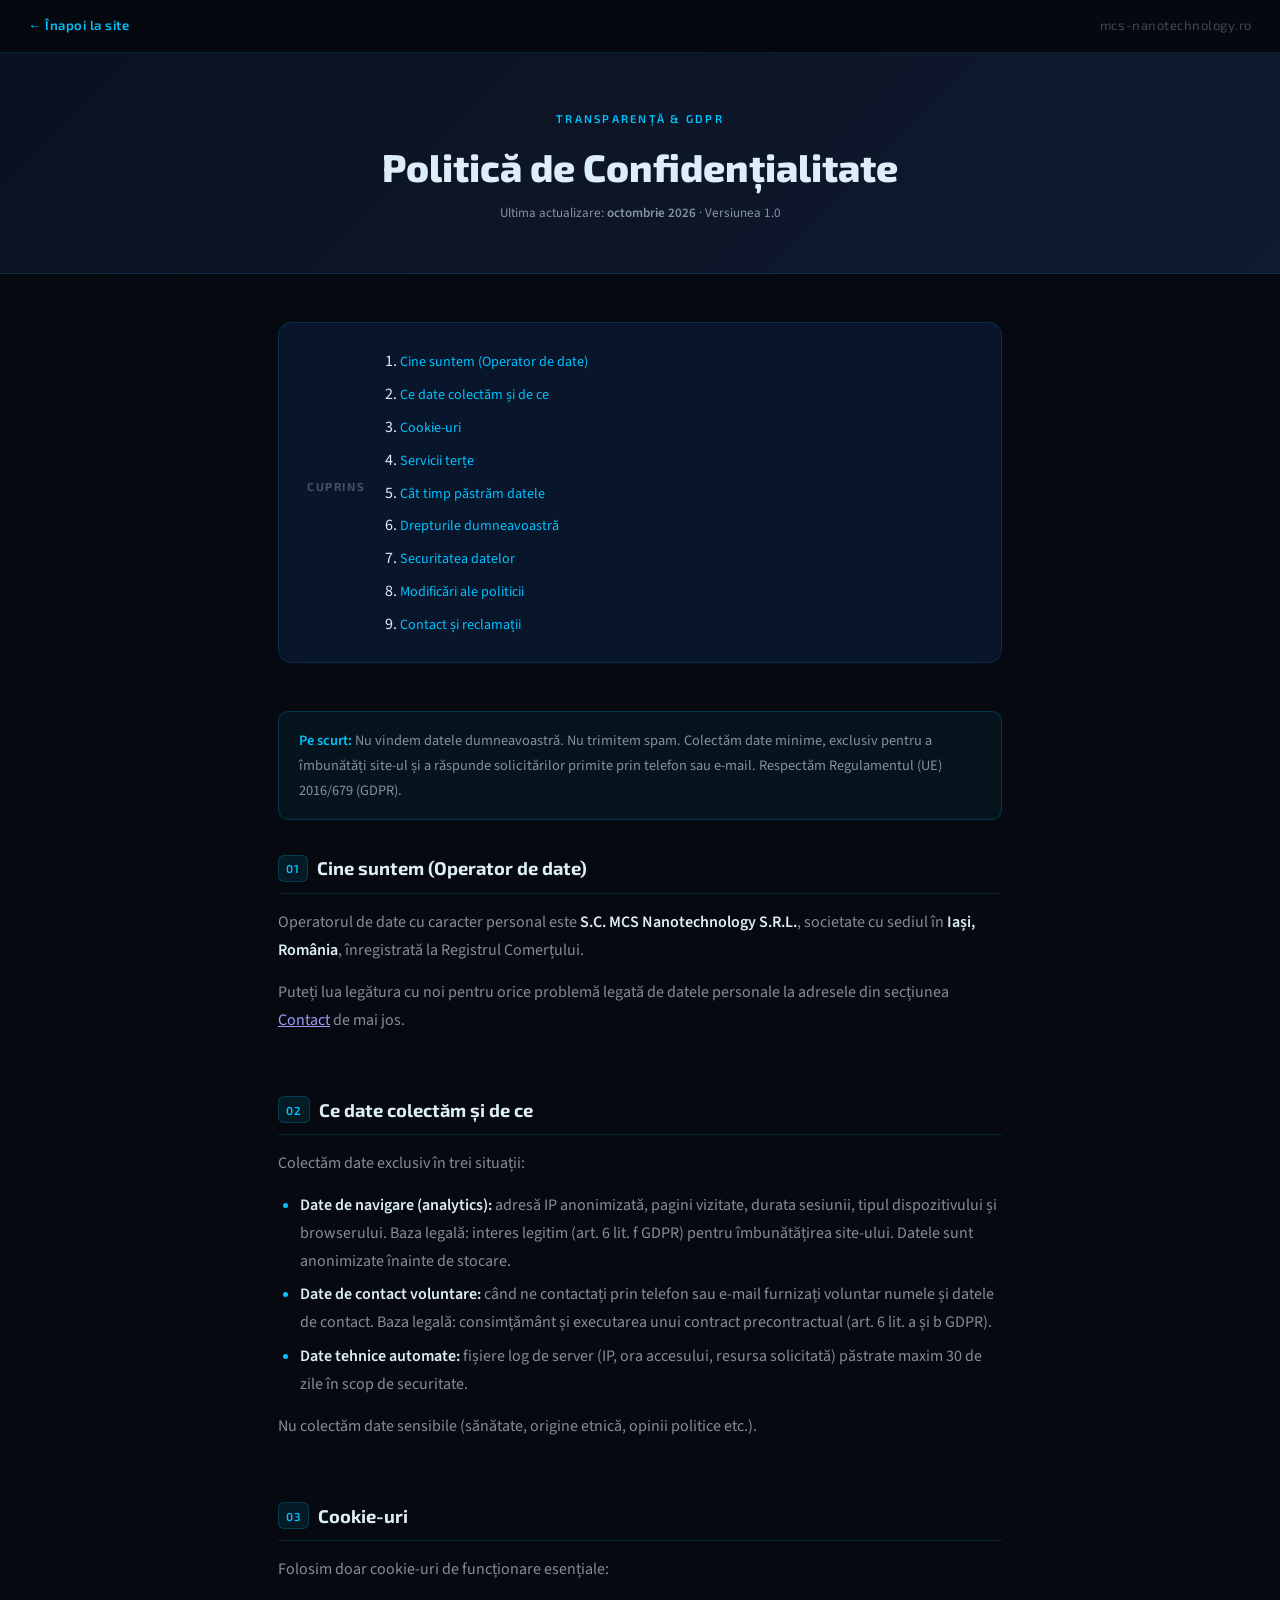
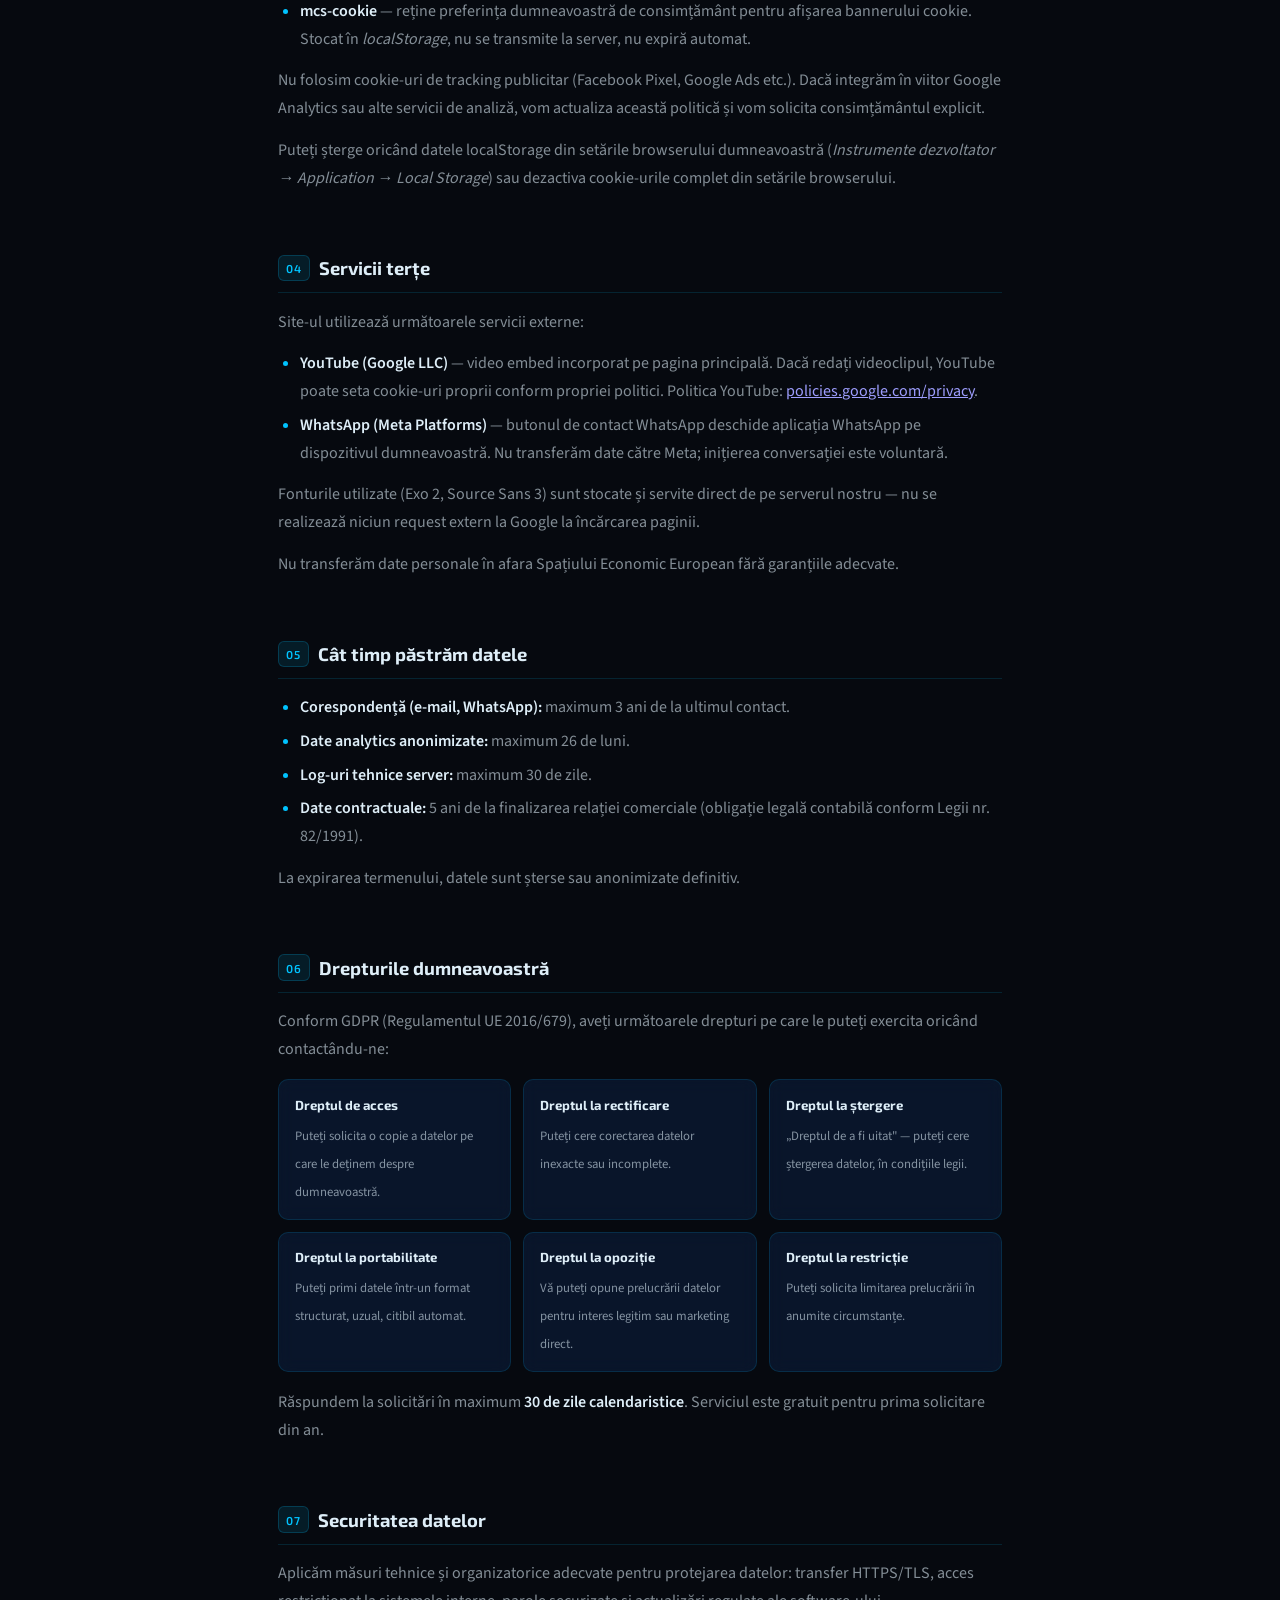
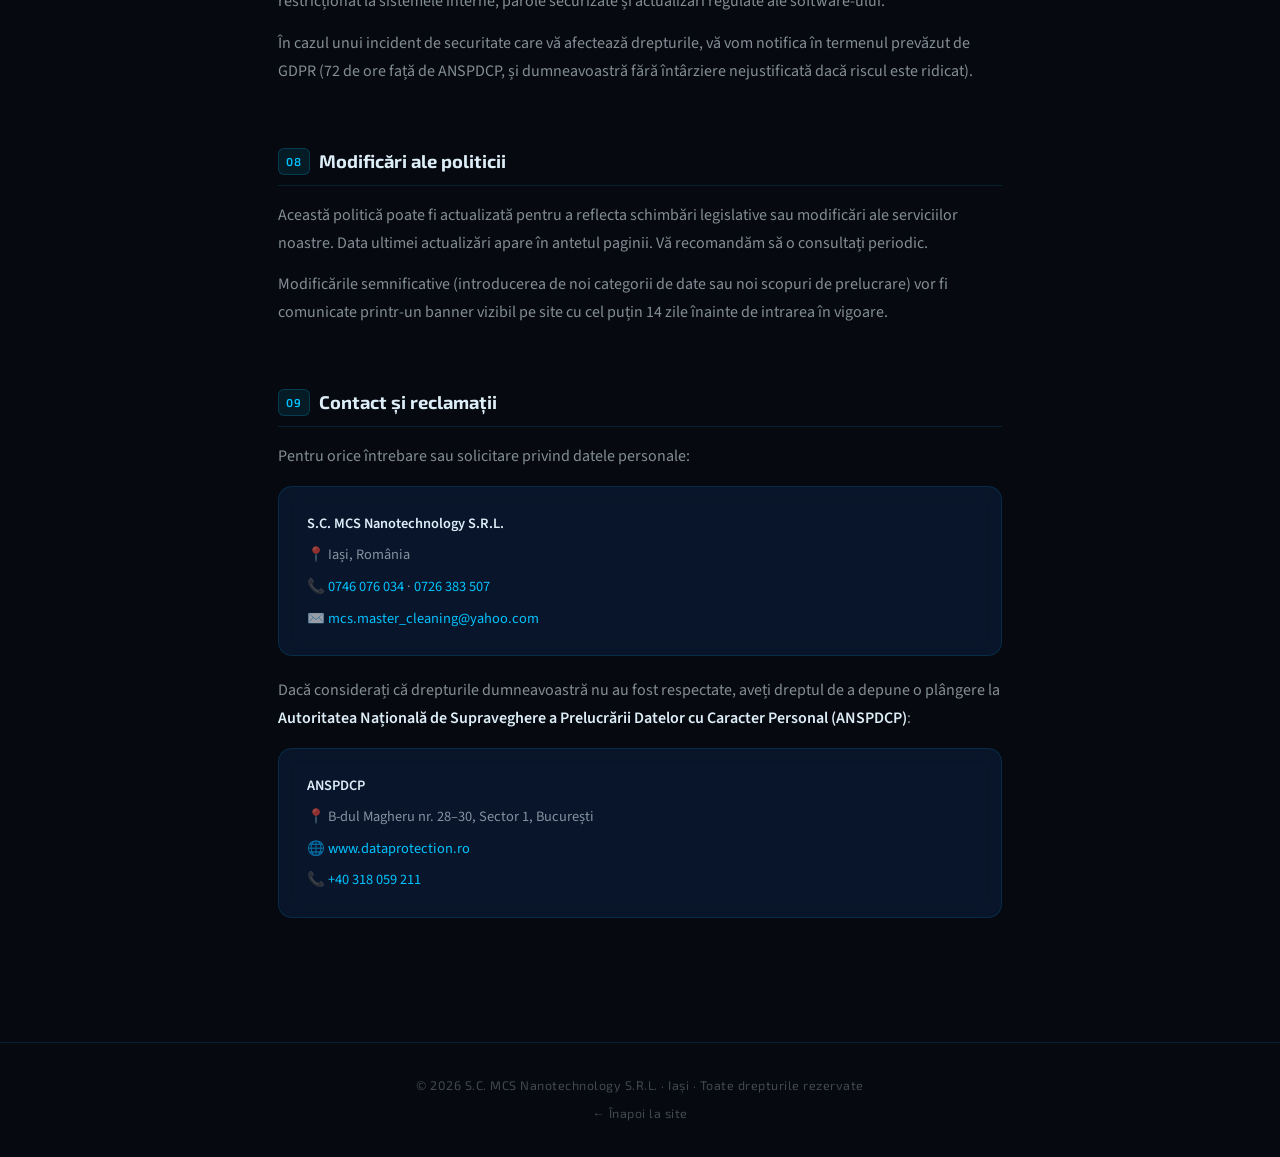
<file: mcs-nanotechnology/politica-confidentialitate.html>
<!DOCTYPE html>
<html lang="ro">
<head>
<meta charset="UTF-8">
<meta name="viewport" content="width=device-width, initial-scale=1">
<meta name="description" content="Politica de confidențialitate MCS Nanotechnology — modul în care colectăm, procesăm și protejăm datele dumneavoastră personale.">
<meta name="robots" content="noindex, follow">
<title>Politică de Confidențialitate · MCS Nanotechnology</title>
<style>
/* Fonturi locale — fără request Google */
/* cyrillic-ext */
@font-face {
  font-family: 'Exo 2';
  font-style: italic;
  font-weight: 400;
  font-display: swap;
  src: url(fonts/021dc841.woff2) format('woff2');
  unicode-range: U+0460-052F, U+1C80-1C8A, U+20B4, U+2DE0-2DFF, U+A640-A69F, U+FE2E-FE2F;
}
/* cyrillic */
@font-face {
  font-family: 'Exo 2';
  font-style: italic;
  font-weight: 400;
  font-display: swap;
  src: url(fonts/4bb9bb62.woff2) format('woff2');
  unicode-range: U+0301, U+0400-045F, U+0490-0491, U+04B0-04B1, U+2116;
}
/* vietnamese */
@font-face {
  font-family: 'Exo 2';
  font-style: italic;
  font-weight: 400;
  font-display: swap;
  src: url(fonts/97bfbb2e.woff2) format('woff2');
  unicode-range: U+0102-0103, U+0110-0111, U+0128-0129, U+0168-0169, U+01A0-01A1, U+01AF-01B0, U+0300-0301, U+0303-0304, U+0308-0309, U+0323, U+0329, U+1EA0-1EF9, U+20AB;
}
/* latin-ext */
@font-face {
  font-family: 'Exo 2';
  font-style: italic;
  font-weight: 400;
  font-display: swap;
  src: url(fonts/3d20ee7f.woff2) format('woff2');
  unicode-range: U+0100-02BA, U+02BD-02C5, U+02C7-02CC, U+02CE-02D7, U+02DD-02FF, U+0304, U+0308, U+0329, U+1D00-1DBF, U+1E00-1E9F, U+1EF2-1EFF, U+2020, U+20A0-20AB, U+20AD-20C4, U+2113, U+2C60-2C7F, U+A720-A7FF;
}
/* latin */
@font-face {
  font-family: 'Exo 2';
  font-style: italic;
  font-weight: 400;
  font-display: swap;
  src: url(fonts/b2fde082.woff2) format('woff2');
  unicode-range: U+0000-00FF, U+0131, U+0152-0153, U+02BB-02BC, U+02C6, U+02DA, U+02DC, U+0304, U+0308, U+0329, U+2000-206F, U+20AC, U+2122, U+2191, U+2193, U+2212, U+2215, U+FEFF, U+FFFD;
}
/* cyrillic-ext */
@font-face {
  font-family: 'Exo 2';
  font-style: normal;
  font-weight: 300;
  font-display: swap;
  src: url(fonts/adf0c6b3.woff2) format('woff2');
  unicode-range: U+0460-052F, U+1C80-1C8A, U+20B4, U+2DE0-2DFF, U+A640-A69F, U+FE2E-FE2F;
}
/* cyrillic */
@font-face {
  font-family: 'Exo 2';
  font-style: normal;
  font-weight: 300;
  font-display: swap;
  src: url(fonts/46be120e.woff2) format('woff2');
  unicode-range: U+0301, U+0400-045F, U+0490-0491, U+04B0-04B1, U+2116;
}
/* vietnamese */
@font-face {
  font-family: 'Exo 2';
  font-style: normal;
  font-weight: 300;
  font-display: swap;
  src: url(fonts/7a55bee4.woff2) format('woff2');
  unicode-range: U+0102-0103, U+0110-0111, U+0128-0129, U+0168-0169, U+01A0-01A1, U+01AF-01B0, U+0300-0301, U+0303-0304, U+0308-0309, U+0323, U+0329, U+1EA0-1EF9, U+20AB;
}
/* latin-ext */
@font-face {
  font-family: 'Exo 2';
  font-style: normal;
  font-weight: 300;
  font-display: swap;
  src: url(fonts/5a1f43bc.woff2) format('woff2');
  unicode-range: U+0100-02BA, U+02BD-02C5, U+02C7-02CC, U+02CE-02D7, U+02DD-02FF, U+0304, U+0308, U+0329, U+1D00-1DBF, U+1E00-1E9F, U+1EF2-1EFF, U+2020, U+20A0-20AB, U+20AD-20C4, U+2113, U+2C60-2C7F, U+A720-A7FF;
}
/* latin */
@font-face {
  font-family: 'Exo 2';
  font-style: normal;
  font-weight: 300;
  font-display: swap;
  src: url(fonts/32270d5c.woff2) format('woff2');
  unicode-range: U+0000-00FF, U+0131, U+0152-0153, U+02BB-02BC, U+02C6, U+02DA, U+02DC, U+0304, U+0308, U+0329, U+2000-206F, U+20AC, U+2122, U+2191, U+2193, U+2212, U+2215, U+FEFF, U+FFFD;
}
/* cyrillic-ext */
@font-face {
  font-family: 'Exo 2';
  font-style: normal;
  font-weight: 400;
  font-display: swap;
  src: url(fonts/adf0c6b3.woff2) format('woff2');
  unicode-range: U+0460-052F, U+1C80-1C8A, U+20B4, U+2DE0-2DFF, U+A640-A69F, U+FE2E-FE2F;
}
/* cyrillic */
@font-face {
  font-family: 'Exo 2';
  font-style: normal;
  font-weight: 400;
  font-display: swap;
  src: url(fonts/46be120e.woff2) format('woff2');
  unicode-range: U+0301, U+0400-045F, U+0490-0491, U+04B0-04B1, U+2116;
}
/* vietnamese */
@font-face {
  font-family: 'Exo 2';
  font-style: normal;
  font-weight: 400;
  font-display: swap;
  src: url(fonts/7a55bee4.woff2) format('woff2');
  unicode-range: U+0102-0103, U+0110-0111, U+0128-0129, U+0168-0169, U+01A0-01A1, U+01AF-01B0, U+0300-0301, U+0303-0304, U+0308-0309, U+0323, U+0329, U+1EA0-1EF9, U+20AB;
}
/* latin-ext */
@font-face {
  font-family: 'Exo 2';
  font-style: normal;
  font-weight: 400;
  font-display: swap;
  src: url(fonts/5a1f43bc.woff2) format('woff2');
  unicode-range: U+0100-02BA, U+02BD-02C5, U+02C7-02CC, U+02CE-02D7, U+02DD-02FF, U+0304, U+0308, U+0329, U+1D00-1DBF, U+1E00-1E9F, U+1EF2-1EFF, U+2020, U+20A0-20AB, U+20AD-20C4, U+2113, U+2C60-2C7F, U+A720-A7FF;
}
/* latin */
@font-face {
  font-family: 'Exo 2';
  font-style: normal;
  font-weight: 400;
  font-display: swap;
  src: url(fonts/32270d5c.woff2) format('woff2');
  unicode-range: U+0000-00FF, U+0131, U+0152-0153, U+02BB-02BC, U+02C6, U+02DA, U+02DC, U+0304, U+0308, U+0329, U+2000-206F, U+20AC, U+2122, U+2191, U+2193, U+2212, U+2215, U+FEFF, U+FFFD;
}
/* cyrillic-ext */
@font-face {
  font-family: 'Exo 2';
  font-style: normal;
  font-weight: 600;
  font-display: swap;
  src: url(fonts/adf0c6b3.woff2) format('woff2');
  unicode-range: U+0460-052F, U+1C80-1C8A, U+20B4, U+2DE0-2DFF, U+A640-A69F, U+FE2E-FE2F;
}
/* cyrillic */
@font-face {
  font-family: 'Exo 2';
  font-style: normal;
  font-weight: 600;
  font-display: swap;
  src: url(fonts/46be120e.woff2) format('woff2');
  unicode-range: U+0301, U+0400-045F, U+0490-0491, U+04B0-04B1, U+2116;
}
/* vietnamese */
@font-face {
  font-family: 'Exo 2';
  font-style: normal;
  font-weight: 600;
  font-display: swap;
  src: url(fonts/7a55bee4.woff2) format('woff2');
  unicode-range: U+0102-0103, U+0110-0111, U+0128-0129, U+0168-0169, U+01A0-01A1, U+01AF-01B0, U+0300-0301, U+0303-0304, U+0308-0309, U+0323, U+0329, U+1EA0-1EF9, U+20AB;
}
/* latin-ext */
@font-face {
  font-family: 'Exo 2';
  font-style: normal;
  font-weight: 600;
  font-display: swap;
  src: url(fonts/5a1f43bc.woff2) format('woff2');
  unicode-range: U+0100-02BA, U+02BD-02C5, U+02C7-02CC, U+02CE-02D7, U+02DD-02FF, U+0304, U+0308, U+0329, U+1D00-1DBF, U+1E00-1E9F, U+1EF2-1EFF, U+2020, U+20A0-20AB, U+20AD-20C4, U+2113, U+2C60-2C7F, U+A720-A7FF;
}
/* latin */
@font-face {
  font-family: 'Exo 2';
  font-style: normal;
  font-weight: 600;
  font-display: swap;
  src: url(fonts/32270d5c.woff2) format('woff2');
  unicode-range: U+0000-00FF, U+0131, U+0152-0153, U+02BB-02BC, U+02C6, U+02DA, U+02DC, U+0304, U+0308, U+0329, U+2000-206F, U+20AC, U+2122, U+2191, U+2193, U+2212, U+2215, U+FEFF, U+FFFD;
}
/* cyrillic-ext */
@font-face {
  font-family: 'Exo 2';
  font-style: normal;
  font-weight: 700;
  font-display: swap;
  src: url(fonts/adf0c6b3.woff2) format('woff2');
  unicode-range: U+0460-052F, U+1C80-1C8A, U+20B4, U+2DE0-2DFF, U+A640-A69F, U+FE2E-FE2F;
}
/* cyrillic */
@font-face {
  font-family: 'Exo 2';
  font-style: normal;
  font-weight: 700;
  font-display: swap;
  src: url(fonts/46be120e.woff2) format('woff2');
  unicode-range: U+0301, U+0400-045F, U+0490-0491, U+04B0-04B1, U+2116;
}
/* vietnamese */
@font-face {
  font-family: 'Exo 2';
  font-style: normal;
  font-weight: 700;
  font-display: swap;
  src: url(fonts/7a55bee4.woff2) format('woff2');
  unicode-range: U+0102-0103, U+0110-0111, U+0128-0129, U+0168-0169, U+01A0-01A1, U+01AF-01B0, U+0300-0301, U+0303-0304, U+0308-0309, U+0323, U+0329, U+1EA0-1EF9, U+20AB;
}
/* latin-ext */
@font-face {
  font-family: 'Exo 2';
  font-style: normal;
  font-weight: 700;
  font-display: swap;
  src: url(fonts/5a1f43bc.woff2) format('woff2');
  unicode-range: U+0100-02BA, U+02BD-02C5, U+02C7-02CC, U+02CE-02D7, U+02DD-02FF, U+0304, U+0308, U+0329, U+1D00-1DBF, U+1E00-1E9F, U+1EF2-1EFF, U+2020, U+20A0-20AB, U+20AD-20C4, U+2113, U+2C60-2C7F, U+A720-A7FF;
}
/* latin */
@font-face {
  font-family: 'Exo 2';
  font-style: normal;
  font-weight: 700;
  font-display: swap;
  src: url(fonts/32270d5c.woff2) format('woff2');
  unicode-range: U+0000-00FF, U+0131, U+0152-0153, U+02BB-02BC, U+02C6, U+02DA, U+02DC, U+0304, U+0308, U+0329, U+2000-206F, U+20AC, U+2122, U+2191, U+2193, U+2212, U+2215, U+FEFF, U+FFFD;
}
/* cyrillic-ext */
@font-face {
  font-family: 'Exo 2';
  font-style: normal;
  font-weight: 800;
  font-display: swap;
  src: url(fonts/adf0c6b3.woff2) format('woff2');
  unicode-range: U+0460-052F, U+1C80-1C8A, U+20B4, U+2DE0-2DFF, U+A640-A69F, U+FE2E-FE2F;
}
/* cyrillic */
@font-face {
  font-family: 'Exo 2';
  font-style: normal;
  font-weight: 800;
  font-display: swap;
  src: url(fonts/46be120e.woff2) format('woff2');
  unicode-range: U+0301, U+0400-045F, U+0490-0491, U+04B0-04B1, U+2116;
}
/* vietnamese */
@font-face {
  font-family: 'Exo 2';
  font-style: normal;
  font-weight: 800;
  font-display: swap;
  src: url(fonts/7a55bee4.woff2) format('woff2');
  unicode-range: U+0102-0103, U+0110-0111, U+0128-0129, U+0168-0169, U+01A0-01A1, U+01AF-01B0, U+0300-0301, U+0303-0304, U+0308-0309, U+0323, U+0329, U+1EA0-1EF9, U+20AB;
}
/* latin-ext */
@font-face {
  font-family: 'Exo 2';
  font-style: normal;
  font-weight: 800;
  font-display: swap;
  src: url(fonts/5a1f43bc.woff2) format('woff2');
  unicode-range: U+0100-02BA, U+02BD-02C5, U+02C7-02CC, U+02CE-02D7, U+02DD-02FF, U+0304, U+0308, U+0329, U+1D00-1DBF, U+1E00-1E9F, U+1EF2-1EFF, U+2020, U+20A0-20AB, U+20AD-20C4, U+2113, U+2C60-2C7F, U+A720-A7FF;
}
/* latin */
@font-face {
  font-family: 'Exo 2';
  font-style: normal;
  font-weight: 800;
  font-display: swap;
  src: url(fonts/32270d5c.woff2) format('woff2');
  unicode-range: U+0000-00FF, U+0131, U+0152-0153, U+02BB-02BC, U+02C6, U+02DA, U+02DC, U+0304, U+0308, U+0329, U+2000-206F, U+20AC, U+2122, U+2191, U+2193, U+2212, U+2215, U+FEFF, U+FFFD;
}
/* cyrillic-ext */
@font-face {
  font-family: 'Source Sans 3';
  font-style: normal;
  font-weight: 300;
  font-display: swap;
  src: url(fonts/87da16d0.woff2) format('woff2');
  unicode-range: U+0460-052F, U+1C80-1C8A, U+20B4, U+2DE0-2DFF, U+A640-A69F, U+FE2E-FE2F;
}
/* cyrillic */
@font-face {
  font-family: 'Source Sans 3';
  font-style: normal;
  font-weight: 300;
  font-display: swap;
  src: url(fonts/a0d531f0.woff2) format('woff2');
  unicode-range: U+0301, U+0400-045F, U+0490-0491, U+04B0-04B1, U+2116;
}
/* greek-ext */
@font-face {
  font-family: 'Source Sans 3';
  font-style: normal;
  font-weight: 300;
  font-display: swap;
  src: url(fonts/27d1c4d9.woff2) format('woff2');
  unicode-range: U+1F00-1FFF;
}
/* greek */
@font-face {
  font-family: 'Source Sans 3';
  font-style: normal;
  font-weight: 300;
  font-display: swap;
  src: url(fonts/53bf401a.woff2) format('woff2');
  unicode-range: U+0370-0377, U+037A-037F, U+0384-038A, U+038C, U+038E-03A1, U+03A3-03FF;
}
/* vietnamese */
@font-face {
  font-family: 'Source Sans 3';
  font-style: normal;
  font-weight: 300;
  font-display: swap;
  src: url(fonts/62a59df6.woff2) format('woff2');
  unicode-range: U+0102-0103, U+0110-0111, U+0128-0129, U+0168-0169, U+01A0-01A1, U+01AF-01B0, U+0300-0301, U+0303-0304, U+0308-0309, U+0323, U+0329, U+1EA0-1EF9, U+20AB;
}
/* latin-ext */
@font-face {
  font-family: 'Source Sans 3';
  font-style: normal;
  font-weight: 300;
  font-display: swap;
  src: url(fonts/7ee8efc7.woff2) format('woff2');
  unicode-range: U+0100-02BA, U+02BD-02C5, U+02C7-02CC, U+02CE-02D7, U+02DD-02FF, U+0304, U+0308, U+0329, U+1D00-1DBF, U+1E00-1E9F, U+1EF2-1EFF, U+2020, U+20A0-20AB, U+20AD-20C4, U+2113, U+2C60-2C7F, U+A720-A7FF;
}
/* latin */
@font-face {
  font-family: 'Source Sans 3';
  font-style: normal;
  font-weight: 300;
  font-display: swap;
  src: url(fonts/263ee033.woff2) format('woff2');
  unicode-range: U+0000-00FF, U+0131, U+0152-0153, U+02BB-02BC, U+02C6, U+02DA, U+02DC, U+0304, U+0308, U+0329, U+2000-206F, U+20AC, U+2122, U+2191, U+2193, U+2212, U+2215, U+FEFF, U+FFFD;
}
/* cyrillic-ext */
@font-face {
  font-family: 'Source Sans 3';
  font-style: normal;
  font-weight: 400;
  font-display: swap;
  src: url(fonts/87da16d0.woff2) format('woff2');
  unicode-range: U+0460-052F, U+1C80-1C8A, U+20B4, U+2DE0-2DFF, U+A640-A69F, U+FE2E-FE2F;
}
/* cyrillic */
@font-face {
  font-family: 'Source Sans 3';
  font-style: normal;
  font-weight: 400;
  font-display: swap;
  src: url(fonts/a0d531f0.woff2) format('woff2');
  unicode-range: U+0301, U+0400-045F, U+0490-0491, U+04B0-04B1, U+2116;
}
/* greek-ext */
@font-face {
  font-family: 'Source Sans 3';
  font-style: normal;
  font-weight: 400;
  font-display: swap;
  src: url(fonts/27d1c4d9.woff2) format('woff2');
  unicode-range: U+1F00-1FFF;
}
/* greek */
@font-face {
  font-family: 'Source Sans 3';
  font-style: normal;
  font-weight: 400;
  font-display: swap;
  src: url(fonts/53bf401a.woff2) format('woff2');
  unicode-range: U+0370-0377, U+037A-037F, U+0384-038A, U+038C, U+038E-03A1, U+03A3-03FF;
}
/* vietnamese */
@font-face {
  font-family: 'Source Sans 3';
  font-style: normal;
  font-weight: 400;
  font-display: swap;
  src: url(fonts/62a59df6.woff2) format('woff2');
  unicode-range: U+0102-0103, U+0110-0111, U+0128-0129, U+0168-0169, U+01A0-01A1, U+01AF-01B0, U+0300-0301, U+0303-0304, U+0308-0309, U+0323, U+0329, U+1EA0-1EF9, U+20AB;
}
/* latin-ext */
@font-face {
  font-family: 'Source Sans 3';
  font-style: normal;
  font-weight: 400;
  font-display: swap;
  src: url(fonts/7ee8efc7.woff2) format('woff2');
  unicode-range: U+0100-02BA, U+02BD-02C5, U+02C7-02CC, U+02CE-02D7, U+02DD-02FF, U+0304, U+0308, U+0329, U+1D00-1DBF, U+1E00-1E9F, U+1EF2-1EFF, U+2020, U+20A0-20AB, U+20AD-20C4, U+2113, U+2C60-2C7F, U+A720-A7FF;
}
/* latin */
@font-face {
  font-family: 'Source Sans 3';
  font-style: normal;
  font-weight: 400;
  font-display: swap;
  src: url(fonts/263ee033.woff2) format('woff2');
  unicode-range: U+0000-00FF, U+0131, U+0152-0153, U+02BB-02BC, U+02C6, U+02DA, U+02DC, U+0304, U+0308, U+0329, U+2000-206F, U+20AC, U+2122, U+2191, U+2193, U+2212, U+2215, U+FEFF, U+FFFD;
}
/* cyrillic-ext */
@font-face {
  font-family: 'Source Sans 3';
  font-style: normal;
  font-weight: 600;
  font-display: swap;
  src: url(fonts/87da16d0.woff2) format('woff2');
  unicode-range: U+0460-052F, U+1C80-1C8A, U+20B4, U+2DE0-2DFF, U+A640-A69F, U+FE2E-FE2F;
}
/* cyrillic */
@font-face {
  font-family: 'Source Sans 3';
  font-style: normal;
  font-weight: 600;
  font-display: swap;
  src: url(fonts/a0d531f0.woff2) format('woff2');
  unicode-range: U+0301, U+0400-045F, U+0490-0491, U+04B0-04B1, U+2116;
}
/* greek-ext */
@font-face {
  font-family: 'Source Sans 3';
  font-style: normal;
  font-weight: 600;
  font-display: swap;
  src: url(fonts/27d1c4d9.woff2) format('woff2');
  unicode-range: U+1F00-1FFF;
}
/* greek */
@font-face {
  font-family: 'Source Sans 3';
  font-style: normal;
  font-weight: 600;
  font-display: swap;
  src: url(fonts/53bf401a.woff2) format('woff2');
  unicode-range: U+0370-0377, U+037A-037F, U+0384-038A, U+038C, U+038E-03A1, U+03A3-03FF;
}
/* vietnamese */
@font-face {
  font-family: 'Source Sans 3';
  font-style: normal;
  font-weight: 600;
  font-display: swap;
  src: url(fonts/62a59df6.woff2) format('woff2');
  unicode-range: U+0102-0103, U+0110-0111, U+0128-0129, U+0168-0169, U+01A0-01A1, U+01AF-01B0, U+0300-0301, U+0303-0304, U+0308-0309, U+0323, U+0329, U+1EA0-1EF9, U+20AB;
}
/* latin-ext */
@font-face {
  font-family: 'Source Sans 3';
  font-style: normal;
  font-weight: 600;
  font-display: swap;
  src: url(fonts/7ee8efc7.woff2) format('woff2');
  unicode-range: U+0100-02BA, U+02BD-02C5, U+02C7-02CC, U+02CE-02D7, U+02DD-02FF, U+0304, U+0308, U+0329, U+1D00-1DBF, U+1E00-1E9F, U+1EF2-1EFF, U+2020, U+20A0-20AB, U+20AD-20C4, U+2113, U+2C60-2C7F, U+A720-A7FF;
}
/* latin */
@font-face {
  font-family: 'Source Sans 3';
  font-style: normal;
  font-weight: 600;
  font-display: swap;
  src: url(fonts/263ee033.woff2) format('woff2');
  unicode-range: U+0000-00FF, U+0131, U+0152-0153, U+02BB-02BC, U+02C6, U+02DA, U+02DC, U+0304, U+0308, U+0329, U+2000-206F, U+20AC, U+2122, U+2191, U+2193, U+2212, U+2215, U+FEFF, U+FFFD;
}

</style>
<style>
:root {
  --bg-0:    #06090f;
  --bg-1:    #0b1120;
  --bg-2:    #0f1a30;
  --glass:   rgba(12,28,58,0.65);
  --glass-b: rgba(0,195,255,0.14);
  --accent:  #00c3ff;
  --gold:    #ffa820;
  --fg:      #deeef8;
  --fg-mid:  rgba(222,238,248,0.58);
  --fg-low:  rgba(222,238,248,0.28);
  --f-head:  'Exo 2', sans-serif;
  --f-body:  'Source Sans 3', sans-serif;
  color-scheme: dark;
}
*, *::before, *::after { box-sizing: border-box; margin: 0; padding: 0; }
html { scroll-behavior: smooth; }
body {
  background: var(--bg-0);
  color: var(--fg);
  font-family: var(--f-body);
  font-size: 1rem;
  line-height: 1.75;
  min-height: 100vh;
}

/* ── NAV ── */
nav {
  position: sticky;
  top: 0;
  z-index: 100;
  background: rgba(6,9,15,.88);
  backdrop-filter: blur(18px);
  border-bottom: 1px solid var(--glass-b);
  padding: .9rem 1.75rem;
  display: flex;
  align-items: center;
  gap: 1rem;
}
.nav-back {
  display: inline-flex;
  align-items: center;
  gap: .45rem;
  color: var(--accent);
  text-decoration: none;
  font-family: var(--f-head);
  font-size: .82rem;
  font-weight: 600;
  letter-spacing: .04em;
  transition: opacity .2s;
}
.nav-back:hover { opacity: .75; }
.nav-title {
  font-family: var(--f-head);
  font-size: .82rem;
  color: var(--fg-low);
  margin-left: auto;
  letter-spacing: .04em;
}

/* ── HERO ── */
.hero {
  background: linear-gradient(135deg, var(--bg-1) 0%, var(--bg-2) 100%);
  border-bottom: 1px solid var(--glass-b);
  padding: 3.5rem 1.75rem 3rem;
  text-align: center;
}
.hero-label {
  font-family: var(--f-head);
  font-size: .7rem;
  font-weight: 600;
  letter-spacing: .2em;
  text-transform: uppercase;
  color: var(--accent);
  margin-bottom: 1rem;
}
.hero h1 {
  font-family: var(--f-head);
  font-size: clamp(1.6rem, 4vw, 2.4rem);
  font-weight: 800;
  line-height: 1.2;
  margin-bottom: .75rem;
}
.hero-meta {
  font-size: .82rem;
  color: var(--fg-mid);
}

/* ── CONTENT ── */
.content {
  max-width: 780px;
  margin: 0 auto;
  padding: 3rem 1.75rem 5rem;
}

.toc {
  background: var(--glass);
  border: 1px solid var(--glass-b);
  border-radius: 14px;
  padding: 1.5rem 1.75rem;
  margin-bottom: 3rem;
  backdrop-filter: blur(10px);
}
.toc-title {
  font-family: var(--f-head);
  font-size: .72rem;
  font-weight: 700;
  letter-spacing: .14em;
  text-transform: uppercase;
  color: var(--fg-low);
  margin-bottom: .85rem;
}
.toc ol {
  padding-left: 1.2rem;
  display: flex;
  flex-direction: column;
  gap: .3rem;
}
.toc a {
  color: var(--accent);
  text-decoration: none;
  font-size: .88rem;
  transition: opacity .2s;
}
.toc a:hover { opacity: .75; }

.section {
  margin-bottom: 2.75rem;
  padding-top: 1rem;
}
.section h2 {
  font-family: var(--f-head);
  font-size: 1.15rem;
  font-weight: 700;
  color: var(--fg);
  margin-bottom: .9rem;
  padding-bottom: .5rem;
  border-bottom: 1px solid var(--glass-b);
  display: flex;
  align-items: center;
  gap: .6rem;
}
.section h2 .sec-num {
  font-size: .72rem;
  font-weight: 600;
  color: var(--accent);
  background: rgba(0,195,255,.1);
  border: 1px solid rgba(0,195,255,.2);
  border-radius: 6px;
  padding: .15rem .45rem;
  letter-spacing: .06em;
  flex-shrink: 0;
}
.section p { margin-bottom: .85rem; color: var(--fg-mid); }
.section p:last-child { margin-bottom: 0; }
.section strong { color: var(--fg); font-weight: 600; }

.section ul, .section ol {
  padding-left: 1.4rem;
  margin-bottom: .85rem;
  display: flex;
  flex-direction: column;
  gap: .35rem;
  color: var(--fg-mid);
}
.section li::marker { color: var(--accent); }

.highlight-box {
  background: rgba(0,195,255,.06);
  border: 1px solid rgba(0,195,255,.2);
  border-radius: 10px;
  padding: 1rem 1.25rem;
  margin: 1rem 0;
  font-size: .9rem;
  color: var(--fg-mid);
}
.highlight-box strong { color: var(--accent); }

.rights-grid {
  display: grid;
  grid-template-columns: repeat(auto-fill, minmax(220px, 1fr));
  gap: .75rem;
  margin-top: 1rem;
}
.right-item {
  background: var(--glass);
  border: 1px solid var(--glass-b);
  border-radius: 10px;
  padding: .85rem 1rem;
  backdrop-filter: blur(8px);
}
.right-item strong {
  display: block;
  font-family: var(--f-head);
  font-size: .82rem;
  font-weight: 700;
  color: var(--fg);
  margin-bottom: .25rem;
}
.right-item span {
  font-size: .8rem;
  color: var(--fg-mid);
  line-height: 1.4;
}

.contact-box {
  background: var(--glass);
  border: 1px solid var(--glass-b);
  border-radius: 14px;
  padding: 1.5rem 1.75rem;
  backdrop-filter: blur(10px);
  margin-top: 1rem;
}
.contact-box p { margin-bottom: .4rem; color: var(--fg-mid); font-size: .9rem; }
.contact-box a { color: var(--accent); text-decoration: none; }
.contact-box a:hover { text-decoration: underline; }

/* ── FOOTER ── */
footer {
  background: var(--bg-0);
  border-top: 1px solid var(--glass-b);
  text-align: center;
  padding: 2rem 1.75rem;
  color: var(--fg-low);
  font-size: .78rem;
  font-family: var(--f-head);
  letter-spacing: .04em;
}
footer a { color: var(--fg-low); text-decoration: none; }
footer a:hover { color: var(--accent); }

@media (max-width: 600px) {
  .rights-grid { grid-template-columns: 1fr 1fr; }
  .hero { padding: 2.5rem 1.25rem 2rem; }
  .content { padding: 2rem 1.25rem 4rem; }
}
</style>
</head>
<body>

<nav>
  <a class="nav-back" href="index.html">
    ← Înapoi la site
  </a>
  <span class="nav-title">mcs-nanotechnology.ro</span>
</nav>

<header class="hero">
  <p class="hero-label">Transparență &amp; GDPR</p>
  <h1>Politică de Confidențialitate</h1>
  <p class="hero-meta">Ultima actualizare: <strong>octombrie 2026</strong> · Versiunea 1.0</p>
</header>

<main class="content">

  <!-- Cuprins -->
  <nav class="toc" aria-label="Cuprins">
    <p class="toc-title">Cuprins</p>
    <ol>
      <li><a href="#s1">Cine suntem (Operator de date)</a></li>
      <li><a href="#s2">Ce date colectăm și de ce</a></li>
      <li><a href="#s3">Cookie-uri</a></li>
      <li><a href="#s4">Servicii terțe</a></li>
      <li><a href="#s5">Cât timp păstrăm datele</a></li>
      <li><a href="#s6">Drepturile dumneavoastră</a></li>
      <li><a href="#s7">Securitatea datelor</a></li>
      <li><a href="#s8">Modificări ale politicii</a></li>
      <li><a href="#s9">Contact și reclamații</a></li>
    </ol>
  </nav>

  <div class="highlight-box">
    <strong>Pe scurt:</strong> Nu vindem datele dumneavoastră. Nu trimitem spam. Colectăm date minime, exclusiv pentru a îmbunătăți site-ul și a răspunde solicitărilor primite prin telefon sau e-mail. Respectăm Regulamentul (UE) 2016/679 (GDPR).
  </div>

  <!-- 1 -->
  <section class="section" id="s1">
    <h2><span class="sec-num">01</span>Cine suntem (Operator de date)</h2>
    <p>
      Operatorul de date cu caracter personal este <strong>S.C. MCS Nanotechnology S.R.L.</strong>,
      societate cu sediul în <strong>Iași, România</strong>, înregistrată la Registrul Comerțului.
    </p>
    <p>
      Puteți lua legătura cu noi pentru orice problemă legată de datele personale la adresele
      din secțiunea <a href="#s9">Contact</a> de mai jos.
    </p>
  </section>

  <!-- 2 -->
  <section class="section" id="s2">
    <h2><span class="sec-num">02</span>Ce date colectăm și de ce</h2>
    <p>Colectăm date exclusiv în trei situații:</p>
    <ul>
      <li>
        <strong>Date de navigare (analytics):</strong> adresă IP anonimizată, pagini vizitate,
        durata sesiunii, tipul dispozitivului și browserului. Baza legală: interes legitim (art. 6
        lit. f GDPR) pentru îmbunătățirea site-ului. Datele sunt anonimizate înainte de stocare.
      </li>
      <li>
        <strong>Date de contact voluntare:</strong> când ne contactați prin telefon sau e-mail
        furnizați voluntar numele și datele de contact. Baza legală: consimțământ și executarea
        unui contract precontractual (art. 6 lit. a și b GDPR).
      </li>
      <li>
        <strong>Date tehnice automate:</strong> fișiere log de server (IP, ora accesului,
        resursa solicitată) păstrate maxim 30 de zile în scop de securitate.
      </li>
    </ul>
    <p>Nu colectăm date sensibile (sănătate, origine etnică, opinii politice etc.).</p>
  </section>

  <!-- 3 -->
  <section class="section" id="s3">
    <h2><span class="sec-num">03</span>Cookie-uri</h2>
    <p>Folosim doar cookie-uri de funcționare esențiale:</p>
    <ul>
      <li>
        <strong>mcs-cookie</strong> — reține preferința dumneavoastră de consimțământ pentru
        afișarea bannerului cookie. Stocat în <em>localStorage</em>, nu se transmite la server,
        nu expiră automat.
      </li>
    </ul>
    <p>
      Nu folosim cookie-uri de tracking publicitar (Facebook Pixel, Google Ads etc.).
      Dacă integrăm în viitor Google Analytics sau alte servicii de analiză, vom actualiza
      această politică și vom solicita consimțământul explicit.
    </p>
    <p>
      Puteți șterge oricând datele localStorage din setările browserului dumneavoastră
      (<em>Instrumente dezvoltator → Application → Local Storage</em>) sau
      dezactiva cookie-urile complet din setările browserului.
    </p>
  </section>

  <!-- 4 -->
  <section class="section" id="s4">
    <h2><span class="sec-num">04</span>Servicii terțe</h2>
    <p>Site-ul utilizează următoarele servicii externe:</p>
    <ul>
      <li>
        <strong>YouTube (Google LLC)</strong> — video embed incorporat pe pagina principală.
        Dacă redați videoclipul, YouTube poate seta cookie-uri proprii conform propriei politici.
        Politica YouTube:
        <a href="https://policies.google.com/privacy" target="_blank" rel="noopener">policies.google.com/privacy</a>.
      </li>
      <li>
        <strong>WhatsApp (Meta Platforms)</strong> — butonul de contact WhatsApp deschide
        aplicația WhatsApp pe dispozitivul dumneavoastră. Nu transferăm date către Meta;
        inițierea conversației este voluntară.
      </li>
    </ul>
    <p>
      Fonturile utilizate (Exo 2, Source Sans 3) sunt stocate și servite direct de pe serverul
      nostru — nu se realizează niciun request extern la Google la încărcarea paginii.
    </p>
    <p>Nu transferăm date personale în afara Spațiului Economic European fără garanțiile adecvate.</p>
  </section>

  <!-- 5 -->
  <section class="section" id="s5">
    <h2><span class="sec-num">05</span>Cât timp păstrăm datele</h2>
    <ul>
      <li><strong>Corespondență (e-mail, WhatsApp):</strong> maximum 3 ani de la ultimul contact.</li>
      <li><strong>Date analytics anonimizate:</strong> maximum 26 de luni.</li>
      <li><strong>Log-uri tehnice server:</strong> maximum 30 de zile.</li>
      <li><strong>Date contractuale:</strong> 5 ani de la finalizarea relației comerciale
          (obligație legală contabilă conform Legii nr. 82/1991).</li>
    </ul>
    <p>La expirarea termenului, datele sunt șterse sau anonimizate definitiv.</p>
  </section>

  <!-- 6 -->
  <section class="section" id="s6">
    <h2><span class="sec-num">06</span>Drepturile dumneavoastră</h2>
    <p>
      Conform GDPR (Regulamentul UE 2016/679), aveți următoarele drepturi pe care
      le puteți exercita oricând contactându-ne:
    </p>
    <div class="rights-grid">
      <div class="right-item">
        <strong>Dreptul de acces</strong>
        <span>Puteți solicita o copie a datelor pe care le deținem despre dumneavoastră.</span>
      </div>
      <div class="right-item">
        <strong>Dreptul la rectificare</strong>
        <span>Puteți cere corectarea datelor inexacte sau incomplete.</span>
      </div>
      <div class="right-item">
        <strong>Dreptul la ștergere</strong>
        <span>„Dreptul de a fi uitat" — puteți cere ștergerea datelor, în condițiile legii.</span>
      </div>
      <div class="right-item">
        <strong>Dreptul la portabilitate</strong>
        <span>Puteți primi datele într-un format structurat, uzual, citibil automat.</span>
      </div>
      <div class="right-item">
        <strong>Dreptul la opoziție</strong>
        <span>Vă puteți opune prelucrării datelor pentru interes legitim sau marketing direct.</span>
      </div>
      <div class="right-item">
        <strong>Dreptul la restricție</strong>
        <span>Puteți solicita limitarea prelucrării în anumite circumstanțe.</span>
      </div>
    </div>
    <p style="margin-top:1rem;">
      Răspundem la solicitări în maximum <strong>30 de zile calendaristice</strong>.
      Serviciul este gratuit pentru prima solicitare din an.
    </p>
  </section>

  <!-- 7 -->
  <section class="section" id="s7">
    <h2><span class="sec-num">07</span>Securitatea datelor</h2>
    <p>
      Aplicăm măsuri tehnice și organizatorice adecvate pentru protejarea datelor:
      transfer HTTPS/TLS, acces restricționat la sistemele interne, parole securizate
      și actualizări regulate ale software-ului.
    </p>
    <p>
      În cazul unui incident de securitate care vă afectează drepturile, vă vom notifica
      în termenul prevăzut de GDPR (72 de ore față de ANSPDCP, și dumneavoastră fără
      întârziere nejustificată dacă riscul este ridicat).
    </p>
  </section>

  <!-- 8 -->
  <section class="section" id="s8">
    <h2><span class="sec-num">08</span>Modificări ale politicii</h2>
    <p>
      Această politică poate fi actualizată pentru a reflecta schimbări legislative sau
      modificări ale serviciilor noastre. Data ultimei actualizări apare în antetul paginii.
      Vă recomandăm să o consultați periodic.
    </p>
    <p>
      Modificările semnificative (introducerea de noi categorii de date sau noi scopuri de
      prelucrare) vor fi comunicate printr-un banner vizibil pe site cu cel puțin 14 zile
      înainte de intrarea în vigoare.
    </p>
  </section>

  <!-- 9 -->
  <section class="section" id="s9">
    <h2><span class="sec-num">09</span>Contact și reclamații</h2>
    <p>Pentru orice întrebare sau solicitare privind datele personale:</p>
    <div class="contact-box">
      <p><strong>S.C. MCS Nanotechnology S.R.L.</strong></p>
      <p>📍 Iași, România</p>
      <p>📞 <a href="tel:+40746076034">0746 076 034</a> · <a href="tel:+40726383507">0726 383 507</a></p>
      <p>✉️ <a href="mailto:mcs.master_cleaning@yahoo.com">mcs.master_cleaning@yahoo.com</a></p>
    </div>
    <p style="margin-top:1.25rem;">
      Dacă considerați că drepturile dumneavoastră nu au fost respectate, aveți dreptul
      de a depune o plângere la <strong>Autoritatea Națională de Supraveghere a Prelucrării
      Datelor cu Caracter Personal (ANSPDCP)</strong>:
    </p>
    <div class="contact-box">
      <p><strong>ANSPDCP</strong></p>
      <p>📍 B-dul Magheru nr. 28–30, Sector 1, București</p>
      <p>🌐 <a href="https://www.dataprotection.ro" target="_blank" rel="noopener">www.dataprotection.ro</a></p>
      <p>📞 <a href="tel:+40318059211">+40 318 059 211</a></p>
    </div>
  </section>

</main>

<footer>
  <p>© 2026 S.C. MCS Nanotechnology S.R.L. · Iași · Toate drepturile rezervate</p>
  <p style="margin-top:.4rem;">
    <a href="index.html">← Înapoi la site</a>
  </p>
</footer>

</body>
</html>
</file>
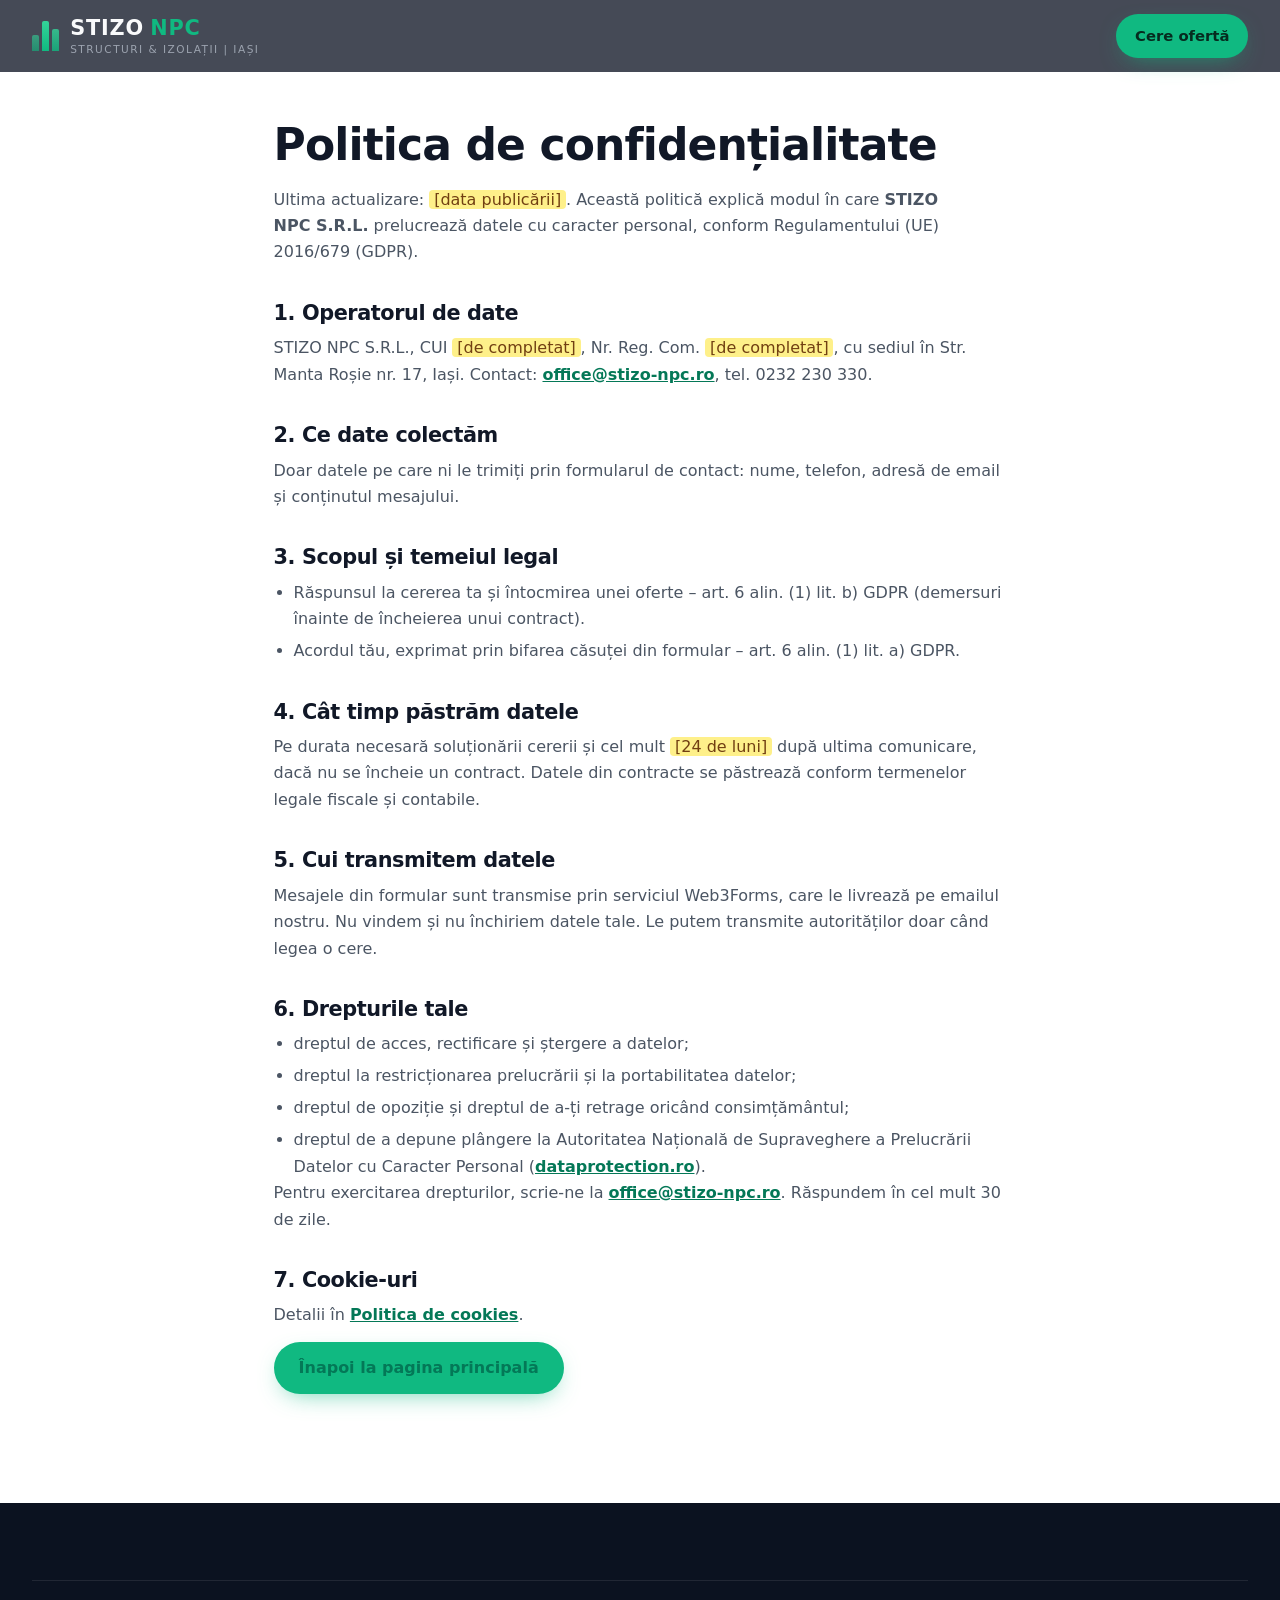
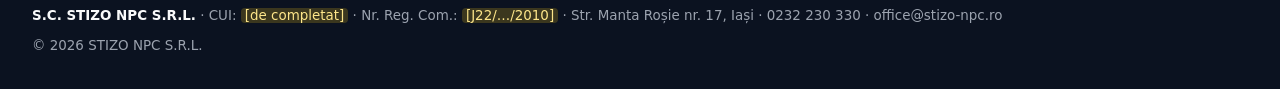
<file: stizo-npc/politica-confidentialitate.html>
<!DOCTYPE html>
<html lang="ro">
<head>
  <meta charset="UTF-8">
  <meta name="viewport" content="width=device-width, initial-scale=1">
  <title>Politica de confidențialitate – STIZO NPC Iași</title>
  <meta name="description" content="Cum prelucrează STIZO NPC S.R.L. datele personale trimise prin formularul de contact: scop, temei legal, durată și drepturile tale GDPR.">
  <meta name="theme-color" content="#111827">
  <link rel="canonical" href="https://www.stizo-npc.ro/politica-confidentialitate.html">
  <meta http-equiv="Content-Security-Policy" content="default-src 'self'; img-src 'self' data:; style-src 'self' https://fonts.googleapis.com; font-src https://fonts.gstatic.com; script-src 'self'; base-uri 'self'">
  <link rel="preconnect" href="https://fonts.googleapis.com">
  <link rel="preconnect" href="https://fonts.gstatic.com" crossorigin>
  <link rel="stylesheet" href="https://fonts.googleapis.com/css2?family=Inter:wght@400;500;600;700;800&display=swap">
  <link rel="stylesheet" href="css/style.css">
  <script src="js/main.js" defer></script>
</head>
<body>
  <a href="#main-content" class="skip-link">Sari la conținutul principal</a>
  <header class="site-header is-scrolled">
    <div class="container nav">
      <a href="index.html" class="logo" aria-label="STIZO NPC – pagina principală">
        <span class="logo-mark" aria-hidden="true"><span></span><span></span><span></span></span>
        <span class="logo-text"><span class="logo-name">STIZO<b>NPC</b></span><span class="logo-tag">Structuri &amp; Izolații | Iași</span></span>
      </a>
      <a href="index.html#contact" class="btn btn-primary btn-sm">Cere ofertă</a>
    </div>
  </header>

  <main id="main-content" class="page">
    <article class="container prose">
      <h1>Politica de confidențialitate</h1>
      <p>Ultima actualizare: <mark>[data publicării]</mark>. Această politică explică modul în care <strong>STIZO NPC S.R.L.</strong> prelucrează datele cu caracter personal, conform Regulamentului (UE) 2016/679 (GDPR).</p>

      <h2>1. Operatorul de date</h2>
      <p>STIZO NPC S.R.L., CUI <mark>[de completat]</mark>, Nr. Reg. Com. <mark>[de completat]</mark>, cu sediul în Str. Manta Roșie nr. 17, Iași. Contact: <a href="mailto:office@stizo-npc.ro">office@stizo-npc.ro</a>, tel. 0232 230 330.</p>

      <h2>2. Ce date colectăm</h2>
      <p>Doar datele pe care ni le trimiți prin formularul de contact: nume, telefon, adresă de email și conținutul mesajului.</p>

      <h2>3. Scopul și temeiul legal</h2>
      <ul>
        <li>Răspunsul la cererea ta și întocmirea unei oferte – art. 6 alin. (1) lit. b) GDPR (demersuri înainte de încheierea unui contract).</li>
        <li>Acordul tău, exprimat prin bifarea căsuței din formular – art. 6 alin. (1) lit. a) GDPR.</li>
      </ul>

      <h2>4. Cât timp păstrăm datele</h2>
      <p>Pe durata necesară soluționării cererii și cel mult <mark>[24 de luni]</mark> după ultima comunicare, dacă nu se încheie un contract. Datele din contracte se păstrează conform termenelor legale fiscale și contabile.</p>

      <h2>5. Cui transmitem datele</h2>
      <p>Mesajele din formular sunt transmise prin serviciul Web3Forms, care le livrează pe emailul nostru. Nu vindem și nu închiriem datele tale. Le putem transmite autorităților doar când legea o cere.</p>

      <h2>6. Drepturile tale</h2>
      <ul>
        <li>dreptul de acces, rectificare și ștergere a datelor;</li>
        <li>dreptul la restricționarea prelucrării și la portabilitatea datelor;</li>
        <li>dreptul de opoziție și dreptul de a-ți retrage oricând consimțământul;</li>
        <li>dreptul de a depune plângere la Autoritatea Națională de Supraveghere a Prelucrării Datelor cu Caracter Personal (<a href="https://www.dataprotection.ro/" target="_blank" rel="noopener noreferrer">dataprotection.ro</a>).</li>
      </ul>
      <p>Pentru exercitarea drepturilor, scrie-ne la <a href="mailto:office@stizo-npc.ro">office@stizo-npc.ro</a>. Răspundem în cel mult 30 de zile.</p>

      <h2>7. Cookie-uri</h2>
      <p>Detalii în <a href="politica-cookies.html">Politica de cookies</a>.</p>

      <p><a href="index.html" class="btn btn-primary">Înapoi la pagina principală</a></p>
    </article>
  </main>

  <footer class="site-footer">
    <div class="container footer-legal">
      <p><strong>S.C. STIZO NPC S.R.L.</strong> · CUI: <mark>[de completat]</mark> · Nr. Reg. Com.: <mark>[J22/…/2010]</mark> · Str. Manta Roșie nr. 17, Iași · 0232 230 330 · office@stizo-npc.ro</p>
      <p>© <span id="year">2026</span> STIZO NPC S.R.L.</p>
    </div>
  </footer>
</body>
</html>
</file>
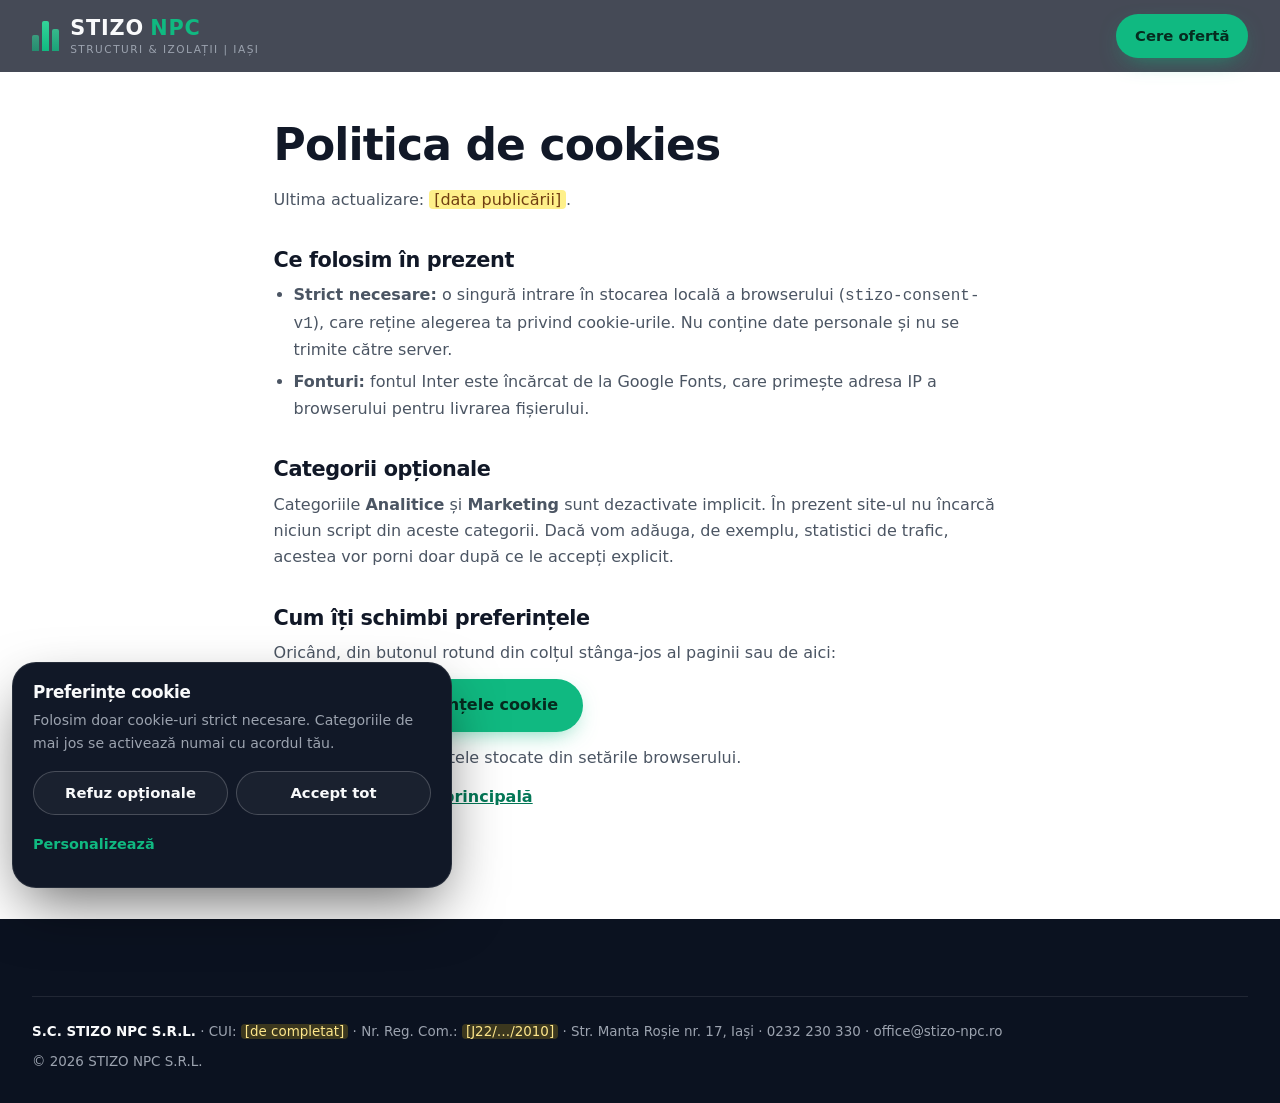
<file: stizo-npc/politica-cookies.html>
<!DOCTYPE html>
<html lang="ro">
<head>
  <meta charset="UTF-8">
  <meta name="viewport" content="width=device-width, initial-scale=1">
  <title>Politica de cookies – STIZO NPC Iași</title>
  <meta name="description" content="Ce cookie-uri și ce stocare locală folosește site-ul STIZO NPC, în ce scop și cum îți poți modifica oricând preferințele.">
  <meta name="theme-color" content="#111827">
  <link rel="canonical" href="https://www.stizo-npc.ro/politica-cookies.html">
  <meta http-equiv="Content-Security-Policy" content="default-src 'self'; img-src 'self' data:; style-src 'self' https://fonts.googleapis.com; font-src https://fonts.gstatic.com; script-src 'self'; base-uri 'self'">
  <link rel="preconnect" href="https://fonts.googleapis.com">
  <link rel="preconnect" href="https://fonts.gstatic.com" crossorigin>
  <link rel="stylesheet" href="https://fonts.googleapis.com/css2?family=Inter:wght@400;500;600;700;800&display=swap">
  <link rel="stylesheet" href="css/style.css">
  <script src="js/main.js" defer></script>
</head>
<body>
  <a href="#main-content" class="skip-link">Sari la conținutul principal</a>
  <header class="site-header is-scrolled">
    <div class="container nav">
      <a href="index.html" class="logo" aria-label="STIZO NPC – pagina principală">
        <span class="logo-mark" aria-hidden="true"><span></span><span></span><span></span></span>
        <span class="logo-text"><span class="logo-name">STIZO<b>NPC</b></span><span class="logo-tag">Structuri &amp; Izolații | Iași</span></span>
      </a>
      <a href="index.html#contact" class="btn btn-primary btn-sm">Cere ofertă</a>
    </div>
  </header>

  <main id="main-content" class="page">
    <article class="container prose">
      <h1>Politica de cookies</h1>
      <p>Ultima actualizare: <mark>[data publicării]</mark>.</p>

      <h2>Ce folosim în prezent</h2>
      <ul>
        <li><strong>Strict necesare:</strong> o singură intrare în stocarea locală a browserului (<code>stizo-consent-v1</code>), care reține alegerea ta privind cookie-urile. Nu conține date personale și nu se trimite către server.</li>
        <li><strong>Fonturi:</strong> fontul Inter este încărcat de la Google Fonts, care primește adresa IP a browserului pentru livrarea fișierului.</li>
      </ul>

      <h2>Categorii opționale</h2>
      <p>Categoriile <strong>Analitice</strong> și <strong>Marketing</strong> sunt dezactivate implicit. În prezent site-ul nu încarcă niciun script din aceste categorii. Dacă vom adăuga, de exemplu, statistici de trafic, acestea vor porni doar după ce le accepți explicit.</p>

      <h2>Cum îți schimbi preferințele</h2>
      <p>Oricând, din butonul rotund din colțul stânga-jos al paginii sau de aici:</p>
      <p><button type="button" class="btn btn-primary" data-open-cookies>Deschide preferințele cookie</button></p>
      <p>Poți șterge oricând datele stocate din setările browserului.</p>

      <p><a href="index.html">← Înapoi la pagina principală</a></p>
    </article>
  </main>

  <footer class="site-footer">
    <div class="container footer-legal">
      <p><strong>S.C. STIZO NPC S.R.L.</strong> · CUI: <mark>[de completat]</mark> · Nr. Reg. Com.: <mark>[J22/…/2010]</mark> · Str. Manta Roșie nr. 17, Iași · 0232 230 330 · office@stizo-npc.ro</p>
      <p>© <span id="year">2026</span> STIZO NPC S.R.L.</p>
    </div>
  </footer>

  <section class="cookie" id="cookie" aria-labelledby="cookie-title" hidden>
    <h2 id="cookie-title">Preferințe cookie</h2>
    <p>Folosim doar cookie-uri strict necesare. Categoriile de mai jos se activează numai cu acordul tău.</p>
    <form class="cookie-form" id="cookie-form">
      <div class="cookie-actions">
        <button type="button" class="btn btn-ghost-dark btn-sm" data-consent="reject">Refuz opționale</button>
        <button type="button" class="btn btn-ghost-dark btn-sm" data-consent="all">Accept tot</button>
      </div>
      <details class="cookie-more">
        <summary>Personalizează</summary>
        <label class="toggle"><input type="checkbox" checked disabled> <span>Necesare</span><small>mereu active</small></label>
        <label class="toggle"><input type="checkbox" name="analytics"> <span>Analitice</span><small>statistici anonime de trafic</small></label>
        <label class="toggle"><input type="checkbox" name="marketing"> <span>Marketing</span><small>reclame personalizate</small></label>
        <button type="submit" class="btn btn-primary btn-sm btn-block">Salvează alegerea</button>
      </details>
    </form>
  </section>
  <button type="button" class="cookie-fab" data-open-cookies aria-label="Preferințe cookie" hidden>
    <svg class="i" viewBox="0 0 24 24" aria-hidden="true"><path d="M12 2a10 10 0 1 0 10 10 4 4 0 0 1-5-5 4 4 0 0 1-5-5"/><path d="M8.5 8.5h.01M16 15.5h.01M12 12h.01M11 17h.01M7 14h.01"/></svg>
  </button>
</body>
</html>
</file>
<file: stizo-npc/css/style.css>
/* =========================================================
   STIZO NPC – stiluri site
   Tokenii de mai jos sunt singurul loc unde se schimbă culori,
   fonturi și spațieri. light-dark() comută automat secțiunile
   luminoase pe tema închisă a sistemului vizitatorului.
   ========================================================= */
:root {
  color-scheme: light dark;

  /* Paleta de brand (fixă) */
  --ink: #111827;          /* antracit – fundaluri închise */
  --ink-2: #1f2937;
  --ink-deep: #0b1220;     /* footer */
  --mint: #10b981;         /* accent – CTA și elemente cheie */
  --mint-hover: #34d399;
  --mint-ink: #062b1f;     /* text pe butonul mint (contrast ~8:1) */
  --on-dark: #f9fafb;
  --on-dark-muted: #9ca3af;  /* ~7:1 pe antracit */
  --line-dark: rgb(255 255 255 / .09);

  /* Suprafețe care se adaptează la tema sistemului */
  --bg: light-dark(#ffffff, #0f172a);
  --bg-alt: light-dark(#f3f4f6, #111a2e);
  --surface: light-dark(#ffffff, #16213a);
  --text: light-dark(#111827, #f3f4f6);
  --text-muted: light-dark(#4b5563, #a3acb9);
  --line: light-dark(#e5e7eb, #24304a);
  --mint-text: light-dark(#047857, #34d399);   /* mint lizibil ca text (≥4.5:1) */
  --mint-soft: light-dark(#d1fae5, rgb(16 185 129 / .16));

  /* Tipografie */
  --font: "Inter", system-ui, -apple-system, "Segoe UI", Roboto, sans-serif;
  --fs-h1: clamp(2.1rem, 1.3rem + 3.4vw, 4rem);
  --fs-h2: clamp(1.7rem, 1.2rem + 2vw, 2.75rem);
  --fs-lead: clamp(1.02rem, .95rem + .35vw, 1.2rem);

  /* Spațieri, raze, umbre, mișcare */
  --gutter: clamp(16px, 4vw, 32px);
  --section-y: clamp(64px, 6vw + 32px, 128px);
  --r-sm: 10px;
  --r-md: 16px;
  --r-lg: 24px;
  --shadow: 0 1px 2px rgb(0 0 0 / .05), 0 8px 24px -8px rgb(17 24 39 / .12);
  --shadow-xl: 0 24px 48px -16px rgb(17 24 39 / .28);
  --ease: cubic-bezier(.4, 0, .2, 1);
  --t-fast: 200ms;
  --t: 300ms;
  --header-h: 72px;
}

/* ---------- Reset minimal ---------- */
*, *::before, *::after { box-sizing: border-box; }
* { margin: 0; }
html { scroll-behavior: smooth; scroll-padding-top: calc(var(--header-h) + 16px); -webkit-text-size-adjust: 100%; }
body {
  font-family: var(--font);
  font-size: 1rem;
  line-height: 1.65;
  color: var(--text);
  background: var(--bg);
  -webkit-font-smoothing: antialiased;
  text-rendering: optimizeLegibility;
  overflow-x: clip;
}
img, svg { display: block; max-width: 100%; }
img { height: auto; }
ul, ol { padding: 0; list-style: none; }
a { color: inherit; }
button, input, textarea { font: inherit; color: inherit; }
button { cursor: pointer; }
h1, h2, h3 { line-height: 1.15; letter-spacing: -.02em; text-wrap: balance; }
p { text-wrap: pretty; }

/* Focus vizibil pentru navigarea cu tastatura */
:focus-visible { outline: 3px solid var(--mint); outline-offset: 3px; border-radius: 4px; }

.sr-only { position: absolute; width: 1px; height: 1px; overflow: hidden; clip: rect(0 0 0 0); white-space: nowrap; }
.container { width: min(100% - 2 * var(--gutter), 1240px); margin-inline: auto; }
.i { width: 1.25em; height: 1.25em; fill: none; stroke: currentColor; stroke-width: 2; stroke-linecap: round; stroke-linejoin: round; flex: none; }

.skip-link {
  position: fixed; top: 12px; left: 12px; z-index: 1000;
  padding: 12px 18px; border-radius: var(--r-sm);
  background: var(--mint); color: var(--mint-ink); font-weight: 700; text-decoration: none;
  transform: translateY(-200%); transition: transform var(--t-fast) var(--ease);
}
.skip-link:focus { transform: none; }

/* ---------- Butoane ---------- */
.btn {
  display: inline-flex; align-items: center; justify-content: center; gap: .55rem;
  min-height: 48px; padding: .75rem 1.5rem;
  border: 1px solid transparent; border-radius: 999px;
  font-weight: 600; font-size: 1rem; text-decoration: none; white-space: nowrap;
  transition: transform var(--t) var(--ease), background-color var(--t) var(--ease),
              border-color var(--t) var(--ease), color var(--t) var(--ease), box-shadow var(--t) var(--ease);
}
.btn .i { transition: transform var(--t) var(--ease); }
.btn:hover .i { transform: translateX(3px); }
.btn-primary { background: var(--mint); color: var(--mint-ink); box-shadow: 0 8px 24px -10px rgb(16 185 129 / .7); }
.btn-primary:hover { background: var(--mint-hover); transform: translateY(-2px) scale(1.02); box-shadow: 0 14px 30px -10px rgb(16 185 129 / .75); }
.btn-ghost { border-color: rgb(255 255 255 / .28); color: var(--on-dark); }
.btn-ghost:hover { border-color: var(--mint); color: var(--mint-hover); transform: translateY(-2px); }
.btn-ghost-dark { border-color: rgb(255 255 255 / .2); color: var(--on-dark); background: rgb(255 255 255 / .04); }
.btn-ghost-dark:hover { border-color: var(--mint); color: var(--mint-hover); }
.btn-sm { min-height: 44px; padding: .5rem 1.1rem; font-size: .925rem; }
.btn-block { width: 100%; }

/* ---------- Logo text (vectorial, fără imagine) ---------- */
.logo { display: inline-flex; align-items: center; gap: .7rem; text-decoration: none; color: var(--on-dark); min-height: 44px; }
.logo-mark { display: flex; align-items: flex-end; gap: 3px; height: 30px; }
.logo-mark span { width: 7px; border-radius: 2px 2px 0 0; background: linear-gradient(var(--mint-hover), var(--mint)); }
.logo-mark span:nth-child(1) { height: 55%; opacity: .6; }
.logo-mark span:nth-child(2) { height: 100%; }
.logo-mark span:nth-child(3) { height: 75%; opacity: .8; }
.logo-text { display: flex; flex-direction: column; line-height: 1; }
.logo-name { font-weight: 800; font-size: 1.3rem; letter-spacing: .04em; }
.logo-name b { font-weight: 800; color: var(--mint); margin-left: .3em; }
.logo-tag { margin-top: 5px; font-size: .66rem; font-weight: 500; letter-spacing: .14em; text-transform: uppercase; color: var(--on-dark-muted); }

/* ---------- Header / navigare ---------- */
.site-header {
  position: fixed; inset: 0 0 auto; z-index: 50; height: var(--header-h);
  color: var(--on-dark);
  transition: background-color var(--t) var(--ease), box-shadow var(--t) var(--ease), backdrop-filter var(--t) var(--ease);
}
.site-header.is-scrolled {
  background: rgb(17 24 39 / .78);
  backdrop-filter: blur(14px) saturate(140%);
  -webkit-backdrop-filter: blur(14px) saturate(140%);
  box-shadow: 0 1px 0 var(--line-dark);
}
.nav { height: 100%; display: flex; align-items: center; justify-content: space-between; gap: 1rem; }
.nav-menu ul { display: flex; flex-direction: column; }
.nav-menu ul a {
  display: flex; align-items: center; min-height: 48px; padding-inline: .25rem;
  text-decoration: none; font-weight: 500; color: var(--on-dark-muted);
  transition: color var(--t-fast) var(--ease);
}
.nav-menu ul a:hover, .nav-menu ul a[aria-current="true"] { color: var(--on-dark); }

/* Meniu mobil: panou care coboară sub header */
.nav-menu {
  position: fixed; top: var(--header-h); left: 0; right: 0;
  padding: 1rem var(--gutter) 1.5rem;
  background: rgb(17 24 39 / .97); backdrop-filter: blur(14px); -webkit-backdrop-filter: blur(14px);
  border-bottom: 1px solid var(--line-dark);
  display: grid; gap: 1rem;
  opacity: 0; visibility: hidden; transform: translateY(-8px);
  transition: opacity var(--t) var(--ease), transform var(--t) var(--ease), visibility 0s linear var(--t);
}
.nav-menu.is-open { opacity: 1; visibility: visible; transform: none; transition-delay: 0s; }
.nav-menu ul a { font-size: 1.1rem; border-bottom: 1px solid var(--line-dark); }

.burger { width: 48px; height: 48px; display: grid; place-content: center; gap: 5px; background: none; border: 0; border-radius: var(--r-sm); }
.burger span { width: 22px; height: 2px; border-radius: 2px; background: var(--on-dark); transition: transform var(--t) var(--ease), opacity var(--t-fast) var(--ease); }
.burger[aria-expanded="true"] span:nth-child(1) { transform: translateY(7px) rotate(45deg); }
.burger[aria-expanded="true"] span:nth-child(2) { opacity: 0; }
.burger[aria-expanded="true"] span:nth-child(3) { transform: translateY(-7px) rotate(-45deg); }

@media (min-width: 960px) {
  .burger { display: none; }
  .nav-menu {
    position: static; padding: 0; background: none; border: 0; backdrop-filter: none; -webkit-backdrop-filter: none;
    display: flex; align-items: center; gap: 2rem;
    opacity: 1; visibility: visible; transform: none;
  }
  .nav-menu ul { flex-direction: row; gap: 1.75rem; }
  .nav-menu ul a { font-size: .95rem; border: 0; position: relative; }
  /* Subliniere care crește din stânga la hover */
  .nav-menu ul a::after {
    content: ""; position: absolute; left: .25rem; right: .25rem; bottom: 10px; height: 2px; border-radius: 2px;
    background: var(--mint); transform: scaleX(0); transform-origin: left; transition: transform var(--t) var(--ease);
  }
  .nav-menu ul a:hover::after, .nav-menu ul a[aria-current="true"]::after { transform: scaleX(1); }
}

/* ---------- Elemente comune de secțiune ---------- */
.section { padding-block: var(--section-y); background: var(--bg); }
.section-alt { background: var(--bg-alt); }
.section-dark { background: var(--ink); color: var(--on-dark); }
.section-head { max-width: 720px; margin-bottom: clamp(2rem, 4vw, 3.5rem); }
.section-head h2 { font-size: var(--fs-h2); font-weight: 800; }
.section-lead { margin-top: 1rem; font-size: var(--fs-lead); color: var(--text-muted); }
.section-dark .section-lead { color: var(--on-dark-muted); }
.eyebrow {
  display: inline-flex; align-items: center; gap: .5rem; margin-bottom: .9rem;
  font-size: .8rem; font-weight: 700; letter-spacing: .14em; text-transform: uppercase; color: var(--mint-text);
}
.eyebrow-dark { color: var(--mint); }
.dot { width: 8px; height: 8px; border-radius: 50%; background: var(--mint); box-shadow: 0 0 0 0 rgb(16 185 129 / .6); animation: ping 2.4s var(--ease) infinite; }
@keyframes ping { 70% { box-shadow: 0 0 0 10px rgb(16 185 129 / 0); } 100% { box-shadow: 0 0 0 0 rgb(16 185 129 / 0); } }

.card {
  background: var(--surface); border: 1px solid var(--line); border-radius: var(--r-lg);
  box-shadow: var(--shadow); overflow: hidden;
  transition: transform var(--t) var(--ease), box-shadow var(--t) var(--ease), border-color var(--t) var(--ease);
}
.icon-badge {
  display: inline-grid; place-items: center; width: 48px; height: 48px; flex: none;
  border-radius: 14px; background: var(--mint-soft); color: var(--mint-text);
}
.icon-badge .i { width: 24px; height: 24px; }

/* ---------- HERO ---------- */
.hero {
  position: relative; isolation: isolate;
  padding-top: calc(var(--header-h) + clamp(32px, 6vw, 72px));
  padding-bottom: clamp(32px, 4vw, 56px);
  background: var(--ink); color: var(--on-dark);
  overflow: clip;
}
/* Grilă tehnică fină + halou mint – compoziție geometrică fără imagini grele */
.hero-bg {
  position: absolute; inset: 0; z-index: -1;
  background:
    radial-gradient(60% 50% at 85% 20%, rgb(16 185 129 / .22), transparent 70%),
    radial-gradient(40% 40% at 0% 100%, rgb(16 185 129 / .10), transparent 70%),
    linear-gradient(rgb(255 255 255 / .04) 1px, transparent 1px) 0 0 / 56px 56px,
    linear-gradient(90deg, rgb(255 255 255 / .04) 1px, transparent 1px) 0 0 / 56px 56px;
  mask-image: linear-gradient(to bottom, #000 60%, transparent);
}
.hero-grid { display: grid; gap: clamp(40px, 5vw, 64px); align-items: center; }
.hero h1 { font-size: var(--fs-h1); font-weight: 800; letter-spacing: -.035em; max-width: 16ch; }
.hl { background: linear-gradient(90deg, var(--mint), var(--mint-hover)); -webkit-background-clip: text; background-clip: text; color: transparent; }
.lead { margin-top: 1.4rem; max-width: 54ch; font-size: var(--fs-lead); color: var(--on-dark-muted); }
.hero-cta { margin-top: 2.2rem; display: flex; flex-wrap: wrap; gap: .85rem; }

.hero-visual { position: relative; max-width: 560px; justify-self: center; width: 100%; }
.hero-photo {
  position: relative; border-radius: 28px; overflow: hidden;
  border: 1px solid var(--line-dark); box-shadow: 0 40px 80px -30px rgb(0 0 0 / .7);
  transform: rotate(1.5deg);
}
.hero-photo::after { content: ""; position: absolute; inset: 0; background: linear-gradient(200deg, transparent 50%, rgb(17 24 39 / .55)); }
.hero-photo img { width: 100%; aspect-ratio: 705 / 648; object-fit: cover; }
.float-card {
  position: absolute; display: flex; align-items: center; gap: .7rem;
  padding: .7rem 1rem; border-radius: var(--r-md);
  background: rgb(17 24 39 / .72); border: 1px solid rgb(255 255 255 / .12);
  backdrop-filter: blur(12px); -webkit-backdrop-filter: blur(12px);
  font-size: .78rem; line-height: 1.25; color: var(--on-dark-muted);
  box-shadow: 0 16px 32px -12px rgb(0 0 0 / .6);
  animation: float 7s ease-in-out infinite;
}
.float-card .i { width: 28px; height: 28px; color: var(--mint); }
.float-card strong { display: block; font-size: 1.05rem; color: var(--on-dark); }
.fc-1 { left: -8px; bottom: 12%; }
.fc-2 { right: -8px; top: 8%; animation-delay: -3.5s; }
@keyframes float { 50% { transform: translateY(-8px); } }

.stats {
  margin-top: clamp(48px, 6vw, 80px); padding-top: 2rem;
  display: grid; grid-template-columns: repeat(2, 1fr); gap: 1.5rem 1rem;
  border-top: 1px solid var(--line-dark);
}
.stats div { display: flex; flex-direction: column-reverse; gap: .25rem; }
.stats dd { margin: 0; font-size: clamp(1.8rem, 1.2rem + 2vw, 2.6rem); font-weight: 800; letter-spacing: -.03em; color: var(--on-dark); font-variant-numeric: tabular-nums; }
.stats dt { font-size: .85rem; color: var(--on-dark-muted); }

@media (min-width: 640px) {
  .fc-1 { left: -24px; } .fc-2 { right: -24px; }
}
@media (min-width: 960px) {
  .hero { min-height: 100dvh; display: flex; flex-direction: column; justify-content: center; }
  .hero-grid { grid-template-columns: 1.15fr .85fr; }
  .stats { grid-template-columns: repeat(4, 1fr); }
}

/* ---------- SERVICII (bento) ---------- */
.bento { display: grid; gap: 1.25rem; }
.service:hover { transform: translateY(-4px); box-shadow: var(--shadow-xl); border-color: color-mix(in srgb, var(--mint) 40%, var(--line)); }
.service-media { overflow: hidden; aspect-ratio: 16 / 9; background: var(--bg-alt); }
.service-media img { width: 100%; height: 100%; object-fit: cover; transition: transform 600ms var(--ease); }
.service:hover .service-media img { transform: scale(1.05); }
.service-body { padding: 0 1.5rem 1.75rem; }
/* Iconița „încalecă” marginea dintre imagine și text */
.service-body .icon-badge { margin-top: -24px; position: relative; border: 4px solid var(--surface); width: 56px; height: 56px; box-sizing: content-box; }
.service h3 { margin: 1rem 0 .6rem; font-size: 1.3rem; font-weight: 700; }
.service p { color: var(--text-muted); }
.callout { padding: .75rem 1rem; border-left: 3px solid var(--mint); background: var(--mint-soft); border-radius: 0 var(--r-sm) var(--r-sm) 0; }
.callout strong { color: var(--mint-text); font-size: 1.15rem; }
.ticks { margin-top: 1.1rem; display: grid; gap: .55rem; }
.ticks li { position: relative; padding-left: 1.75rem; font-size: .95rem; }
.ticks li::before {
  content: ""; position: absolute; left: 0; top: .2em; width: 1.15rem; height: 1.15rem; border-radius: 50%;
  background: var(--mint-soft) url("data:image/svg+xml,%3Csvg xmlns='http://www.w3.org/2000/svg' viewBox='0 0 24 24' fill='none' stroke='%2310b981' stroke-width='3.2' stroke-linecap='round' stroke-linejoin='round'%3E%3Cpath d='M20 6 9 17l-5-5'/%3E%3C/svg%3E") center / 62% no-repeat;
}

@media (min-width: 768px) {
  .bento { grid-template-columns: 1fr 1fr; }
  .service-lg { grid-column: 1 / -1; }
  .service-lg .service-media { aspect-ratio: 21 / 8; }
}
@media (min-width: 1100px) {
  .bento { grid-template-columns: 1.35fr 1fr; grid-template-rows: auto auto; }
  .service-lg { grid-column: 1; grid-row: 1 / span 2; display: flex; flex-direction: column; }
  .service-lg .service-media { aspect-ratio: auto; flex: 1; min-height: 300px; }
  .service-lg h3 { font-size: 1.6rem; }
  .service:not(.service-lg) { display: grid; grid-template-columns: 42% 1fr; }
  .service:not(.service-lg) .service-media { aspect-ratio: auto; height: 100%; }
  .service:not(.service-lg) .service-body { padding: 1.5rem; }
  .service:not(.service-lg) .icon-badge { margin-top: 0; border: 0; width: 48px; height: 48px; }
}

/* Procesul de lucru */
.process { margin-top: clamp(2.5rem, 5vw, 4rem); padding: clamp(1.5rem, 3vw, 2.5rem); border: 1px solid var(--line); border-radius: var(--r-lg); background: var(--bg-alt); }
.process-title { font-size: 1.15rem; font-weight: 700; margin-bottom: 1.5rem; }
.steps { display: grid; gap: 1rem; counter-reset: s; }
.steps li { display: flex; align-items: center; gap: .9rem; font-weight: 600; font-size: .95rem; }
.steps span {
  display: grid; place-items: center; width: 44px; height: 44px; flex: none; border-radius: 50%;
  background: var(--surface); border: 1px solid var(--line); color: var(--mint-text); font-size: .85rem; font-weight: 800;
  transition: background-color var(--t) var(--ease), color var(--t) var(--ease), transform var(--t) var(--ease);
}
.steps li:hover span { background: var(--mint); color: var(--mint-ink); transform: scale(1.08); }
@media (min-width: 900px) {
  .steps { grid-template-columns: repeat(5, 1fr); position: relative; }
  .steps li { flex-direction: column; align-items: flex-start; position: relative; }
  /* Linie de legătură între pași */
  .steps li:not(:last-child)::after { content: ""; position: absolute; top: 22px; left: 56px; right: -8px; height: 1px; background: var(--line); }
}

/* ---------- ISTORIC (timeline) ---------- */
.history { display: grid; gap: 2.5rem; }
.history-photo { margin-top: 2rem; border-radius: var(--r-lg); overflow: hidden; border: 1px solid var(--line); box-shadow: var(--shadow); }
.history-photo img { width: 100%; aspect-ratio: 4 / 3; object-fit: cover; }
.timeline { position: relative; padding-left: 44px; display: grid; gap: 2.25rem; }
/* Pista gri + linia mint care se „umple” pe măsură ce derulezi (--progress setat în JS) */
.timeline::before, .timeline::after { content: ""; position: absolute; left: 13px; top: 8px; bottom: 8px; width: 2px; border-radius: 2px; }
.timeline::before { background: var(--line); }
.timeline::after { background: linear-gradient(var(--mint), var(--mint-hover)); transform-origin: top; transform: scaleY(var(--progress, 0)); }
.tl-item { position: relative; padding: 1.4rem 1.5rem; background: var(--surface); border: 1px solid var(--line); border-radius: var(--r-md); box-shadow: var(--shadow); }
.tl-item::before {
  content: ""; position: absolute; left: -38px; top: 1.65rem; width: 16px; height: 16px; border-radius: 50%;
  background: var(--bg-alt); border: 3px solid var(--line); z-index: 1;
  transition: background-color var(--t) var(--ease), border-color var(--t) var(--ease), box-shadow var(--t) var(--ease);
}
.tl-item.is-visible::before { background: var(--mint); border-color: var(--mint-soft); box-shadow: 0 0 0 6px rgb(16 185 129 / .15); }
.tl-now.is-visible::before { animation: ping 2.4s var(--ease) infinite; }
.tl-year { display: inline-block; margin-bottom: .4rem; font-size: .95rem; font-weight: 800; letter-spacing: .04em; color: var(--mint-text); font-variant-numeric: tabular-nums; }
.tl-item h3 { font-size: 1.15rem; font-weight: 700; margin-bottom: .4rem; }
.tl-item p { color: var(--text-muted); }
.tl-item strong { color: var(--text); }
@media (min-width: 960px) {
  .history { grid-template-columns: .9fr 1.1fr; gap: 4rem; align-items: start; }
  .history-head { position: sticky; top: calc(var(--header-h) + 32px); margin-bottom: 0; }
}

/* ---------- PORTOFOLIU ---------- */
.filters { display: flex; flex-wrap: wrap; gap: .6rem; margin-bottom: 2rem; }
.chip {
  min-height: 44px; padding: .5rem 1.15rem; border-radius: 999px;
  border: 1px solid var(--line); background: var(--surface); font-weight: 600; font-size: .92rem; color: var(--text-muted);
  transition: background-color var(--t-fast) var(--ease), color var(--t-fast) var(--ease), border-color var(--t-fast) var(--ease);
}
.chip:hover { border-color: var(--mint); color: var(--text); }
.chip.is-active { background: var(--ink); border-color: var(--ink); color: var(--on-dark); }
@media (prefers-color-scheme: dark) { .chip.is-active { background: var(--mint); border-color: var(--mint); color: var(--mint-ink); } }

.projects { display: grid; gap: 1.25rem; grid-template-columns: repeat(auto-fill, minmax(min(100%, 270px), 1fr)); }
.project[hidden] { display: none; }
.project.is-shown { animation: pop 400ms var(--ease) both; }
@keyframes pop { from { opacity: 0; transform: scale(.96); } }
.project-btn {
  display: flex; flex-direction: column; width: 100%; height: 100%; padding: 0; text-align: left;
  background: var(--surface); border: 1px solid var(--line); border-radius: var(--r-lg); overflow: hidden; box-shadow: var(--shadow);
  transition: transform var(--t) var(--ease), box-shadow var(--t) var(--ease), border-color var(--t) var(--ease);
}
.project-btn:hover, .project-btn:focus-visible { transform: translateY(-4px); box-shadow: var(--shadow-xl); border-color: color-mix(in srgb, var(--mint) 40%, var(--line)); }
.project-media { position: relative; display: block; aspect-ratio: 4 / 3; overflow: hidden; background: var(--bg-alt); }
.project-media img { width: 100%; height: 100%; object-fit: cover; transition: transform 500ms var(--ease); }
.project-btn:hover img, .project-btn:focus-visible img { transform: scale(1.05); }
.project-media::after { content: ""; position: absolute; inset: 0; background: linear-gradient(to top, rgb(17 24 39 / .45), transparent 45%); }
.badge {
  position: absolute; top: 12px; left: 12px; z-index: 1;
  padding: .3rem .7rem; border-radius: 999px; font-size: .74rem; font-weight: 700; letter-spacing: .02em;
  background: rgb(17 24 39 / .78); color: var(--on-dark); border: 1px solid rgb(255 255 255 / .14);
  backdrop-filter: blur(8px); -webkit-backdrop-filter: blur(8px);
}
.project-count { position: absolute; right: 12px; bottom: 10px; z-index: 1; display: inline-flex; align-items: center; gap: .35rem; font-size: .8rem; font-weight: 700; color: #fff; }
.project-count .i { width: 16px; height: 16px; }
.project-info { display: flex; flex-direction: column; gap: .25rem; padding: 1.1rem 1.25rem 1.3rem; }
.project-title { font-weight: 700; font-size: 1.05rem; line-height: 1.3; }
.project-desc { font-size: .9rem; color: var(--text-muted); }

/* ---------- Galerie lightbox ---------- */
.lightbox {
  width: 100%; max-width: 100%; height: 100%; max-height: 100%; padding: 0; border: 0;
  background: rgb(3 7 18 / .94); color: var(--on-dark);
}
.lightbox[open] { display: grid; grid-template-rows: auto 1fr; animation: fade 250ms var(--ease); }
.lightbox::backdrop { background: rgb(3 7 18 / .6); }
@keyframes fade { from { opacity: 0; } }
.lb-top { display: flex; align-items: center; gap: 1rem; padding: 12px var(--gutter); }
.lb-title { font-weight: 700; flex: 1; min-width: 0; overflow: hidden; text-overflow: ellipsis; white-space: nowrap; }
.lb-counter { font-size: .9rem; color: var(--on-dark-muted); font-variant-numeric: tabular-nums; }
.lb-stage { display: grid; place-items: center; padding: 0 var(--gutter) 24px; min-height: 0; }
.lb-stage img { max-width: 100%; max-height: calc(100dvh - 120px); width: auto; border-radius: var(--r-md); object-fit: contain; animation: fade 250ms var(--ease); }
.lb-btn {
  display: grid; place-items: center; width: 48px; height: 48px; border-radius: 50%;
  background: rgb(255 255 255 / .08); border: 1px solid rgb(255 255 255 / .15); color: var(--on-dark);
  transition: background-color var(--t-fast) var(--ease);
}
.lb-btn:hover { background: rgb(255 255 255 / .18); }
.lb-prev, .lb-next { position: fixed; top: 50%; transform: translateY(-50%); }
.lb-prev { left: max(8px, var(--gutter)); }
.lb-next { right: max(8px, var(--gutter)); }
.lightbox.is-single .lb-prev, .lightbox.is-single .lb-next { display: none; }

/* ---------- CERTIFICĂRI ---------- */
.certs { display: grid; gap: 1.25rem; }
.cert {
  padding: 2rem 1.75rem; border-radius: var(--r-lg);
  background: linear-gradient(180deg, rgb(255 255 255 / .05), rgb(255 255 255 / .02));
  border: 1px solid var(--line-dark);
  transition: border-color var(--t) var(--ease), transform var(--t) var(--ease);
}
.cert:hover { border-color: rgb(16 185 129 / .45); transform: translateY(-4px); }
/* Sigiliu vectorial: inel punctat care se rotește lent la hover */
.seal { position: relative; display: grid; place-items: center; width: 76px; height: 76px; border-radius: 50%; background: rgb(16 185 129 / .12); color: var(--mint); margin-bottom: 1.4rem; }
.seal::before { content: ""; position: absolute; inset: -6px; border-radius: 50%; border: 2px dashed rgb(16 185 129 / .45); transition: transform 1.2s var(--ease); }
.cert:hover .seal::before { transform: rotate(90deg); }
.seal .i { width: 32px; height: 32px; }
.cert-code { font-size: .8rem; font-weight: 800; letter-spacing: .12em; color: var(--mint); }
.cert h3 { margin: .35rem 0 .6rem; font-size: 1.25rem; font-weight: 700; }
.cert p:last-child { color: var(--on-dark-muted); font-size: .95rem; }
@media (min-width: 768px) { .certs { grid-template-columns: repeat(3, 1fr); } }

/* ---------- CONTACT ---------- */
.contact { display: grid; gap: 2.5rem; align-items: start; }
.contact h2 { font-size: var(--fs-h2); font-weight: 800; }
.form { margin-top: 2rem; display: grid; gap: 1.1rem; }
.form-row { display: grid; gap: 1.1rem; }
.field { display: grid; gap: .4rem; }
.field label { font-size: .9rem; font-weight: 600; }
.req { color: #dc2626; }
.field input, .field textarea {
  width: 100%; min-height: 50px; padding: .8rem 1rem; border-radius: var(--r-sm);
  border: 1px solid var(--line); background: var(--surface);
  transition: border-color var(--t-fast) var(--ease), box-shadow var(--t-fast) var(--ease);
}
.field textarea { resize: vertical; min-height: 140px; }
.field input::placeholder, .field textarea::placeholder { color: var(--text-muted); opacity: .75; }
.field input:focus, .field textarea:focus { outline: none; border-color: var(--mint); box-shadow: 0 0 0 4px rgb(16 185 129 / .18); }
/* Erorile apar doar după prima încercare de trimitere, nu în timp ce scrii */
.form.was-validated :is(input, textarea):invalid { border-color: #dc2626; }
.check { display: flex; gap: .75rem; align-items: flex-start; font-size: .9rem; color: var(--text-muted); }
.check input { width: 22px; height: 22px; margin-top: 1px; flex: none; accent-color: var(--mint); }
.check a { color: var(--mint-text); font-weight: 600; }
.form.was-validated .check input:invalid + label { color: #dc2626; }
.hp { position: absolute; left: -9999px; width: 1px; height: 1px; overflow: hidden; }
.form-status { min-height: 1.5em; font-weight: 600; font-size: .95rem; }
.form-status.ok { color: var(--mint-text); }
.form-status.err { color: #dc2626; }
@media (prefers-color-scheme: dark) { .form-status.err, .req { color: #f87171; } }

.contact-card { padding: clamp(1.5rem, 3vw, 2.25rem); border-radius: var(--r-lg); background: var(--ink); color: var(--on-dark); box-shadow: var(--shadow-xl); border: 1px solid var(--line-dark); }
.contact-card h3 { font-size: 1.25rem; font-weight: 800; margin-bottom: 1.5rem; }
.contact-list { display: grid; gap: 1.25rem; margin-bottom: 1.75rem; }
.contact-list li { display: flex; gap: 1rem; align-items: flex-start; }
.contact-list .icon-badge { background: rgb(16 185 129 / .14); color: var(--mint); }
.contact-list strong { display: block; font-size: .78rem; letter-spacing: .1em; text-transform: uppercase; color: var(--on-dark-muted); margin-bottom: .15rem; }
.contact-list a { text-decoration: none; font-weight: 600; font-size: 1.05rem; transition: color var(--t-fast) var(--ease); }
.contact-list a:hover { color: var(--mint-hover); }
@media (min-width: 640px) { .form-row { grid-template-columns: 1fr 1fr; } }
@media (min-width: 960px) {
  .contact { grid-template-columns: 1.25fr .75fr; gap: 4rem; }
  .contact-card { position: sticky; top: calc(var(--header-h) + 32px); margin-top: 3rem; }
}

/* ---------- FOOTER ---------- */
.site-footer { background: var(--ink-deep); color: var(--on-dark-muted); padding-top: clamp(48px, 6vw, 80px); font-size: .93rem; }
.footer-grid { display: grid; gap: 2.5rem; padding-bottom: 2.5rem; }
.footer-about { margin-top: 1rem; max-width: 36ch; }
.footer-h { font-size: .78rem; font-weight: 700; letter-spacing: .14em; text-transform: uppercase; color: var(--on-dark); margin-bottom: .75rem; }
.footer-links a, .link-btn {
  display: inline-flex; align-items: center; min-height: 44px; padding: 0; background: none; border: 0;
  text-decoration: none; color: var(--on-dark-muted); font-size: .93rem; transition: color var(--t-fast) var(--ease);
}
.footer-links a:hover, .link-btn:hover { color: var(--mint-hover); }
.anpc { display: grid; gap: .75rem; align-content: start; }
.anpc-badge {
  display: grid; grid-template-columns: auto 1fr; grid-template-rows: auto auto; column-gap: .8rem; align-items: center;
  max-width: 260px; padding: .6rem .9rem; border-radius: var(--r-sm); text-decoration: none;
  background: #fff; color: #1e3a8a; border: 1px solid #c7d2fe; transition: transform var(--t-fast) var(--ease);
}
.anpc-badge:hover { transform: translateY(-2px); }
.anpc-badge small { grid-row: 1; font-size: .65rem; font-weight: 700; letter-spacing: .1em; }
.anpc-badge strong { grid-row: 2; grid-column: 1; font-size: 1.25rem; line-height: 1; font-weight: 800; }
.anpc-badge span { grid-row: 1 / span 2; grid-column: 2; font-size: .75rem; line-height: 1.3; color: #334155; }
.footer-legal { padding-block: 1.5rem 2rem; border-top: 1px solid var(--line-dark); display: grid; gap: .5rem; font-size: .84rem; }
.footer-legal strong { color: var(--on-dark); }
.footer-legal mark { background: rgb(250 204 21 / .2); color: #fde68a; padding: 0 .3em; border-radius: 4px; }
@media (min-width: 768px) { .footer-grid { grid-template-columns: 1.5fr 1fr 1fr 1.2fr; } }

/* ---------- Banner cookie ---------- */
.cookie {
  position: fixed; z-index: 80; left: 12px; right: 12px; bottom: 12px; max-width: 440px;
  padding: 1.25rem; border-radius: var(--r-lg); background: var(--ink); color: var(--on-dark);
  border: 1px solid var(--line-dark); box-shadow: 0 24px 60px -12px rgb(0 0 0 / .6);
  animation: slide-up 300ms var(--ease);
}
.cookie[hidden], .cookie-fab[hidden] { display: none; }
@keyframes slide-up { from { opacity: 0; transform: translateY(16px); } }
.cookie h2 { font-size: 1.05rem; font-weight: 700; margin-bottom: .4rem; }
.cookie p { font-size: .88rem; color: var(--on-dark-muted); }
.cookie a { color: var(--mint); }
.cookie-form { margin-top: 1rem; display: grid; gap: .5rem; }
.toggle { display: grid; grid-template-columns: auto 1fr; column-gap: .7rem; align-items: center; min-height: 44px; padding: .4rem .75rem; border-radius: var(--r-sm); background: rgb(255 255 255 / .04); font-size: .92rem; font-weight: 600; cursor: pointer; }
.toggle input { width: 20px; height: 20px; accent-color: var(--mint); grid-row: span 2; }
.toggle small { font-weight: 400; font-size: .78rem; color: var(--on-dark-muted); }
/* Refuz și Accept au aceeași greutate vizuală – fără „dark pattern” */
.cookie-actions { display: grid; grid-template-columns: 1fr 1fr; gap: .5rem; }
.cookie-more summary { display: flex; align-items: center; min-height: 44px; cursor: pointer; font-size: .9rem; font-weight: 600; color: var(--mint); }
.cookie-more[open] { display: grid; gap: .5rem; }
.cookie-more[open] .btn { margin-top: .25rem; }
.cookie-fab {
  position: fixed; z-index: 70; left: 16px; bottom: 16px; width: 48px; height: 48px; display: grid; place-items: center;
  border-radius: 50%; background: var(--ink); color: var(--mint); border: 1px solid var(--line-dark); box-shadow: var(--shadow-xl);
  transition: transform var(--t-fast) var(--ease);
}
.cookie-fab:hover { transform: scale(1.08); }
.cookie-fab .i { width: 22px; height: 22px; }

/* ---------- Animații la derulare ---------- */
.js .reveal { opacity: 0; transform: translateY(20px); transition: opacity 600ms var(--ease), transform 600ms var(--ease); }
.js .reveal.is-visible { opacity: 1; transform: none; }

/* Respectăm preferința „mișcare redusă” a sistemului */
@media (prefers-reduced-motion: reduce) {
  html { scroll-behavior: auto; }
  *, *::before, *::after { animation-duration: 1ms !important; animation-iteration-count: 1 !important; transition-duration: 1ms !important; }
  .js .reveal { opacity: 1; transform: none; }
  .hero-photo { transform: none; }
}

/* ---------- Pagini secundare (legal, 404) ---------- */
.page { padding-top: calc(var(--header-h) + 48px); padding-bottom: var(--section-y); }
.page-head { background: var(--ink); color: var(--on-dark); }
.prose { max-width: 72ch; }
.prose h1 { font-size: var(--fs-h2); font-weight: 800; margin-bottom: 1rem; }
.prose h2 { font-size: 1.3rem; font-weight: 700; margin: 2.25rem 0 .6rem; }
.prose p, .prose li { color: var(--text-muted); }
.prose p + p { margin-top: .8rem; }
.prose ul { list-style: disc; padding-left: 1.25rem; margin-top: .6rem; display: grid; gap: .35rem; }
.prose a { color: var(--mint-text); font-weight: 600; }
.prose mark { background: #fef08a; color: #713f12; padding: 0 .3em; border-radius: 4px; }
.not-found { min-height: 100dvh; display: grid; place-items: center; text-align: center; background: var(--ink); color: var(--on-dark); position: relative; isolation: isolate; }
.not-found .code { font-size: clamp(6rem, 20vw, 12rem); font-weight: 800; line-height: 1; letter-spacing: -.05em; }
.not-found p { color: var(--on-dark-muted); margin: 1rem auto 2rem; max-width: 40ch; }
</file>
